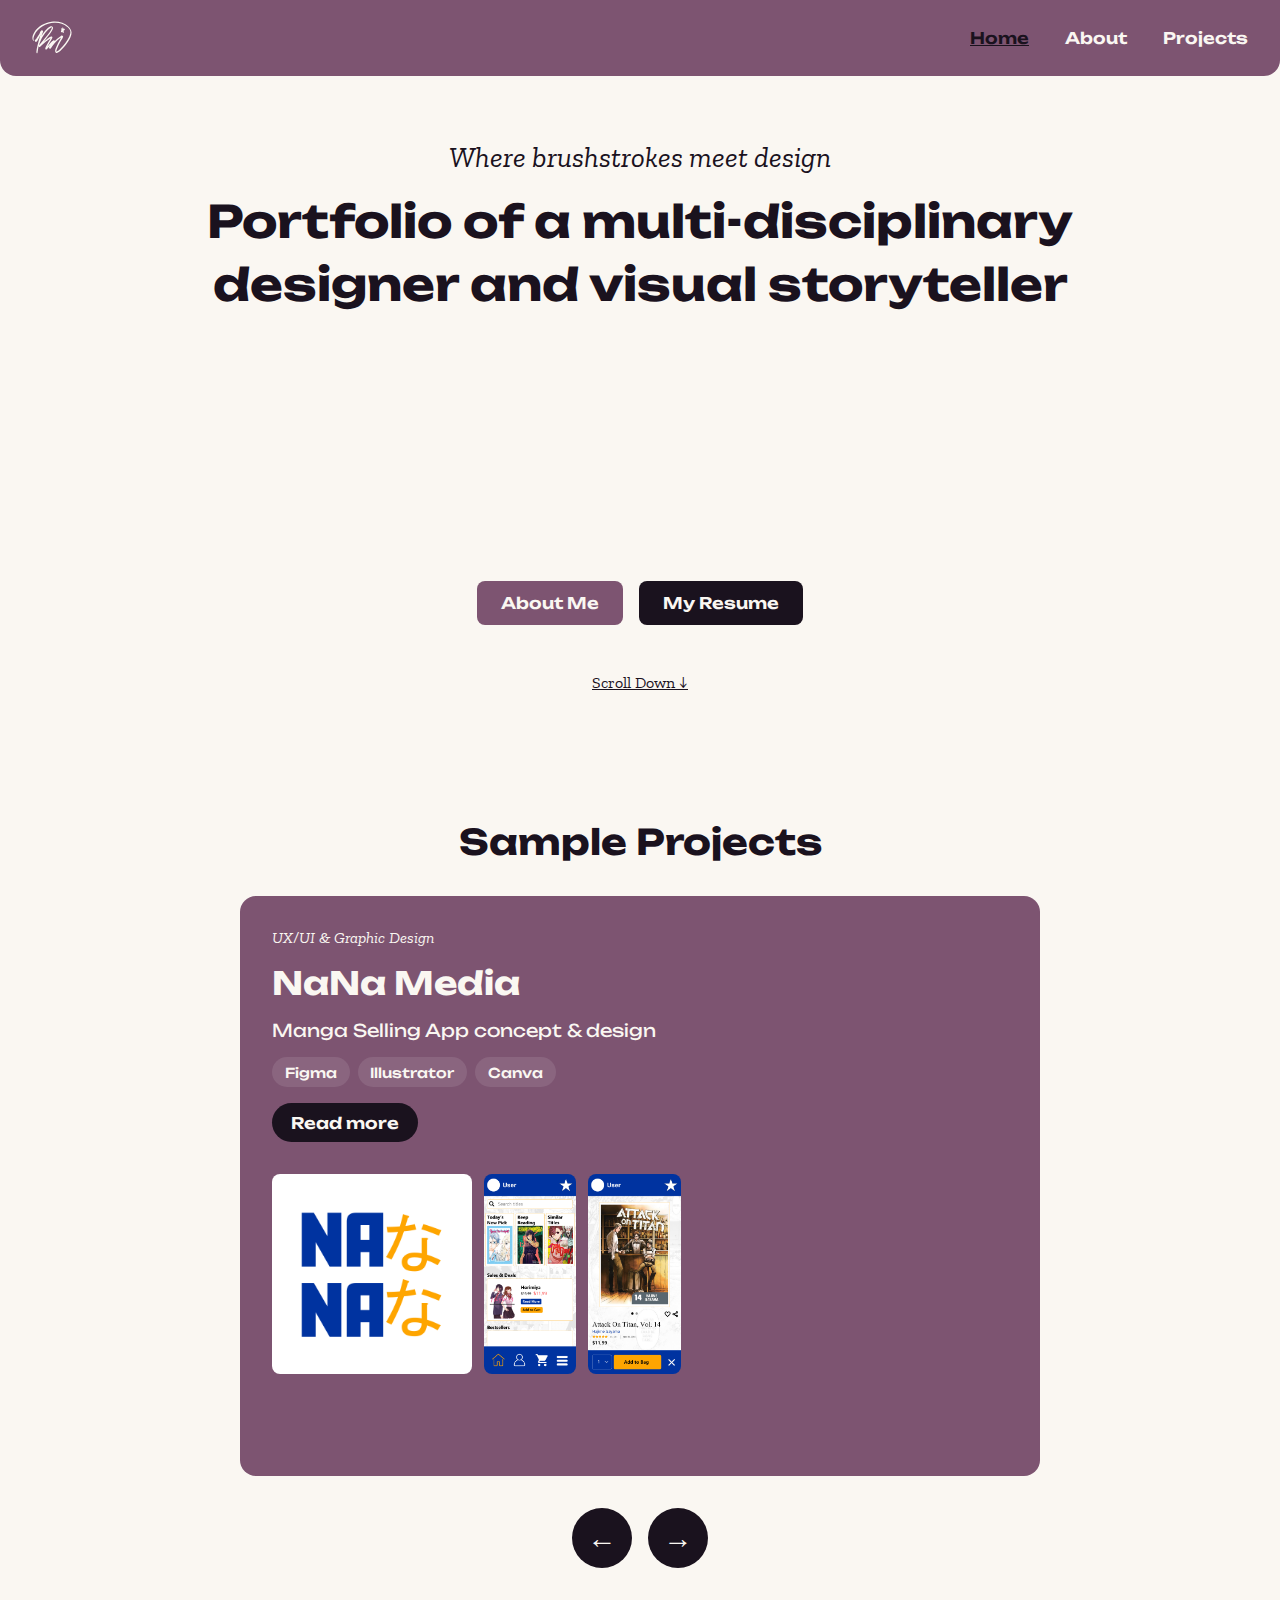
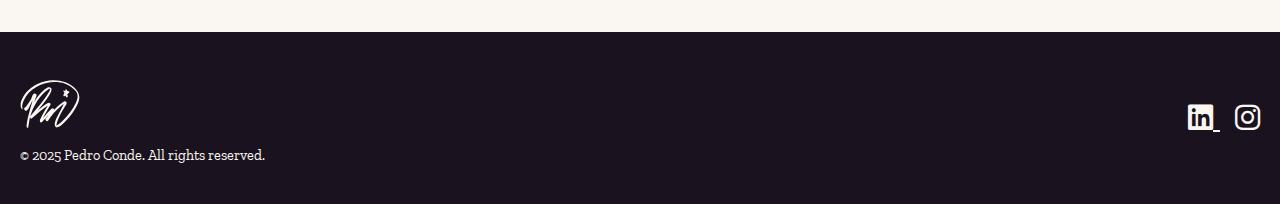
<file: index.html>
<!DOCTYPE html>
<html lang="en">
<head>
  <meta charset="UTF-8" />
  <meta name="viewport" content="width=device-width, initial-scale=1.0"/>
  <title>Pedro Conde Portfolio</title>

  <link rel="stylesheet" href="https://cdnjs.cloudflare.com/ajax/libs/font-awesome/6.4.0/css/all.min.css" />


  <!-- Swiper.js CDN -->
<link rel="stylesheet" href="https://cdn.jsdelivr.net/npm/swiper@11/swiper-bundle.min.css"/>
<script src="https://cdn.jsdelivr.net/npm/swiper@11/swiper-bundle.min.js"></script>


  <!-- Fonts -->
  <link rel="preconnect" href="https://fonts.googleapis.com" />
  <link rel="preconnect" href="https://fonts.gstatic.com" crossorigin />
  <link href="https://fonts.googleapis.com/css2?family=Unbounded:wght@400;600;700&family=Zilla+Slab:ital,wght@1,400&display=swap" rel="stylesheet" />

  <!-- Styles -->
  <link rel="stylesheet" href="style.css" />
</head>
<body>

  <!-- NAVBAR -->
  <header class="navbar">
    <a href="index.html" class="logo">
      <img src="assets/images/Logo_color2.svg" alt="Pedro Conde Logo" />
    </a>

    <!-- Desktop Nav -->
    <nav class="nav-links desktop-nav">
      <a href="index.html" class="nav-link active">Home</a>
      <a href="about.html" class="nav-link">About</a>
      <a href="projects.html" class="nav-link">Projects</a>
    </nav>

    <!-- Mobile Hamburger -->
    <div class="mobile-menu-icon" id="hamburger">
      <span></span>
      <span></span>
      <span></span>
    </div>
  </header>

  <!-- Mobile Nav -->
  <nav class="nav-links mobile-nav" id="mobileNav">
    <a href="index.html" class="active">Home</a>
    <a href="about.html">About</a>
    <a href="projects.html">Projects</a>
  </nav>

  <!-- HERO SECTION -->
  <main class="hero">
    <p class="tagline">Where brushstrokes meet design</p>

    <h1 class="hero-subtitle">
      Portfolio of a multi-disciplinary<br />
      designer and visual storyteller
    </h1>

    <div class="name-container">
      <svg id="signature" viewBox="0 0 800 150" xmlns="http://www.w3.org/2000/svg">
        <text x="50%" y="50%" text-anchor="middle" dominant-baseline="middle">
          Pedro Conde
        </text>
      </svg>
    </div>

    <div class="hero-buttons">
      <a href="about.html" class="btn mauve">About Me</a>
      <a href="assets/Pedro_Conde_Resume.pdf" target="_blank" class="btn dark">My Resume</a>
    </div>

    <a href="#sample-projects" class="scroll-down">Scroll Down ↓</a>
  </main>
  
  <section class="sample-projects" id="sample-projects">
  <section class="projects-section">
  <h2 class="section-title">Sample Projects</h2>

  <div class="carousel-container">
    <!-- Project Cards -->
    <div class="project-card active" id="card-0">
      <p class="project-discipline">UX/UI & Graphic Design</p>
      <h3 class="project-title">NaNa Media</h3>
      <p class="project-description">Manga Selling App concept & design</p>
      <div class="project-tools">
        <span class="tool-badge">Figma</span>
        <span class="tool-badge">Illustrator</span>
        <span class="tool-badge">Canva</span>
      </div>
      <a href="projects.html#nana-media" class="read-more">Read more</a>
      <div class="project-images">
  <img src="assets/images/Logo_For_Socials_NaNa.jpg" alt="NaNa Logo" class="img-logo" />
  <img src="assets/images/Home-Page-Mockup_NaNa.jpg" alt="Portrait 1" class="img-portrait" />
  <img src="assets/images/Product-Page.jpg" alt="Portrait 2" class="img-portrait" />
</div>
    </div>

    <div class="project-card" id="card-1">
      <p class="project-discipline">Graphic Design</p>
      <h3 class="project-title">West Ham Rebranding</h3>
      <p class="project-description">A bold visual overhaul for a classic club</p>
      <div class="project-tools">
        <span class="tool-badge">Photoshop</span>
        <span class="tool-badge">Illustrator</span>
        <span class="tool-badge">Canva</span>
      </div>
      <a href="projects.html#west-ham" class="read-more">Read more</a>
      <div class="project-images">
  <img src="assets/images/West_Ham_Redesign.png" alt="WH Logo 1" class="img-logo" />
  <img src="assets/images/West_Ham_United_FC_logo.svg.png" alt="WH Logo 2" class="img-logo" />
</div>
    </div>

    <div class="project-card" id="card-2">
      <p class="project-discipline">Drawings & Motion Graphics</p>
      <h3 class="project-title">Sweet Venom</h3>
      <p class="project-description">Motion design project in After Effects</p>
      <div class="project-tools">
        <span class="tool-badge">After Effects</span>
        <span class="tool-badge">Photoshop</span>
        <span class="tool-badge">Illustrator</span>
        <span class="tool-badge">Ibis PaintX</span>
      </div>
      <a href="projects.html#sweet-venom" class="read-more">Read more</a>
      <div class="project-images">
  <img src="assets/images/Sweet_V_BW.jpg" alt="Sweet Venom 1" class="img-landscape" />
  <img src="assets/images/Sweet_Venom.jpg" alt="Sweet Venom 2" class="img-landscape" />
  <img src="assets/images/SV_Mirror.jpg" alt="Sweet Venom 3" class="img-landscape" />
</div>

    </div>

    <!-- Navigation Buttons -->
    <div class="carousel-controls">
      <button id="prev-btn">←</button>
      <button id="next-btn">→</button>
    </div>
  </div>
</section>
</section>

<footer class="footer">
  <div class="footer-content">
    <div class="footer-left">
      <img src="assets/images/Logo_dark.svg" alt="Logo" class="footer-logo" />
      <p>&copy; 2025 Pedro Conde. All rights reserved.</p>
    </div>
    <div class="footer-right">
      <a href="https://www.linkedin.com/in/pedro-conde-a62245355/" target="_blank" aria-label="LinkedIn">
        <i class="fab fa-linkedin"></i>
      </a>
      <a href="https://www.instagram.com/hirohtm/" target="_blank" aria-label="Instagram">
        <i class="fab fa-instagram"></i>
      </a>
    </div>
  </div>
</footer>


  <!-- JS -->
  <script src="main.js"></script>
  <script>
  // Highlight current page link
  const links = document.querySelectorAll('.nav-link, .mobile-nav a');
  const path = window.location.pathname.split("/").pop();

  links.forEach(link => {
    if (link.getAttribute("href") === path) {
      link.classList.add("active");
    } else {
      link.classList.remove("active");
    }
  });
</script>

</body>
</html>
</file>
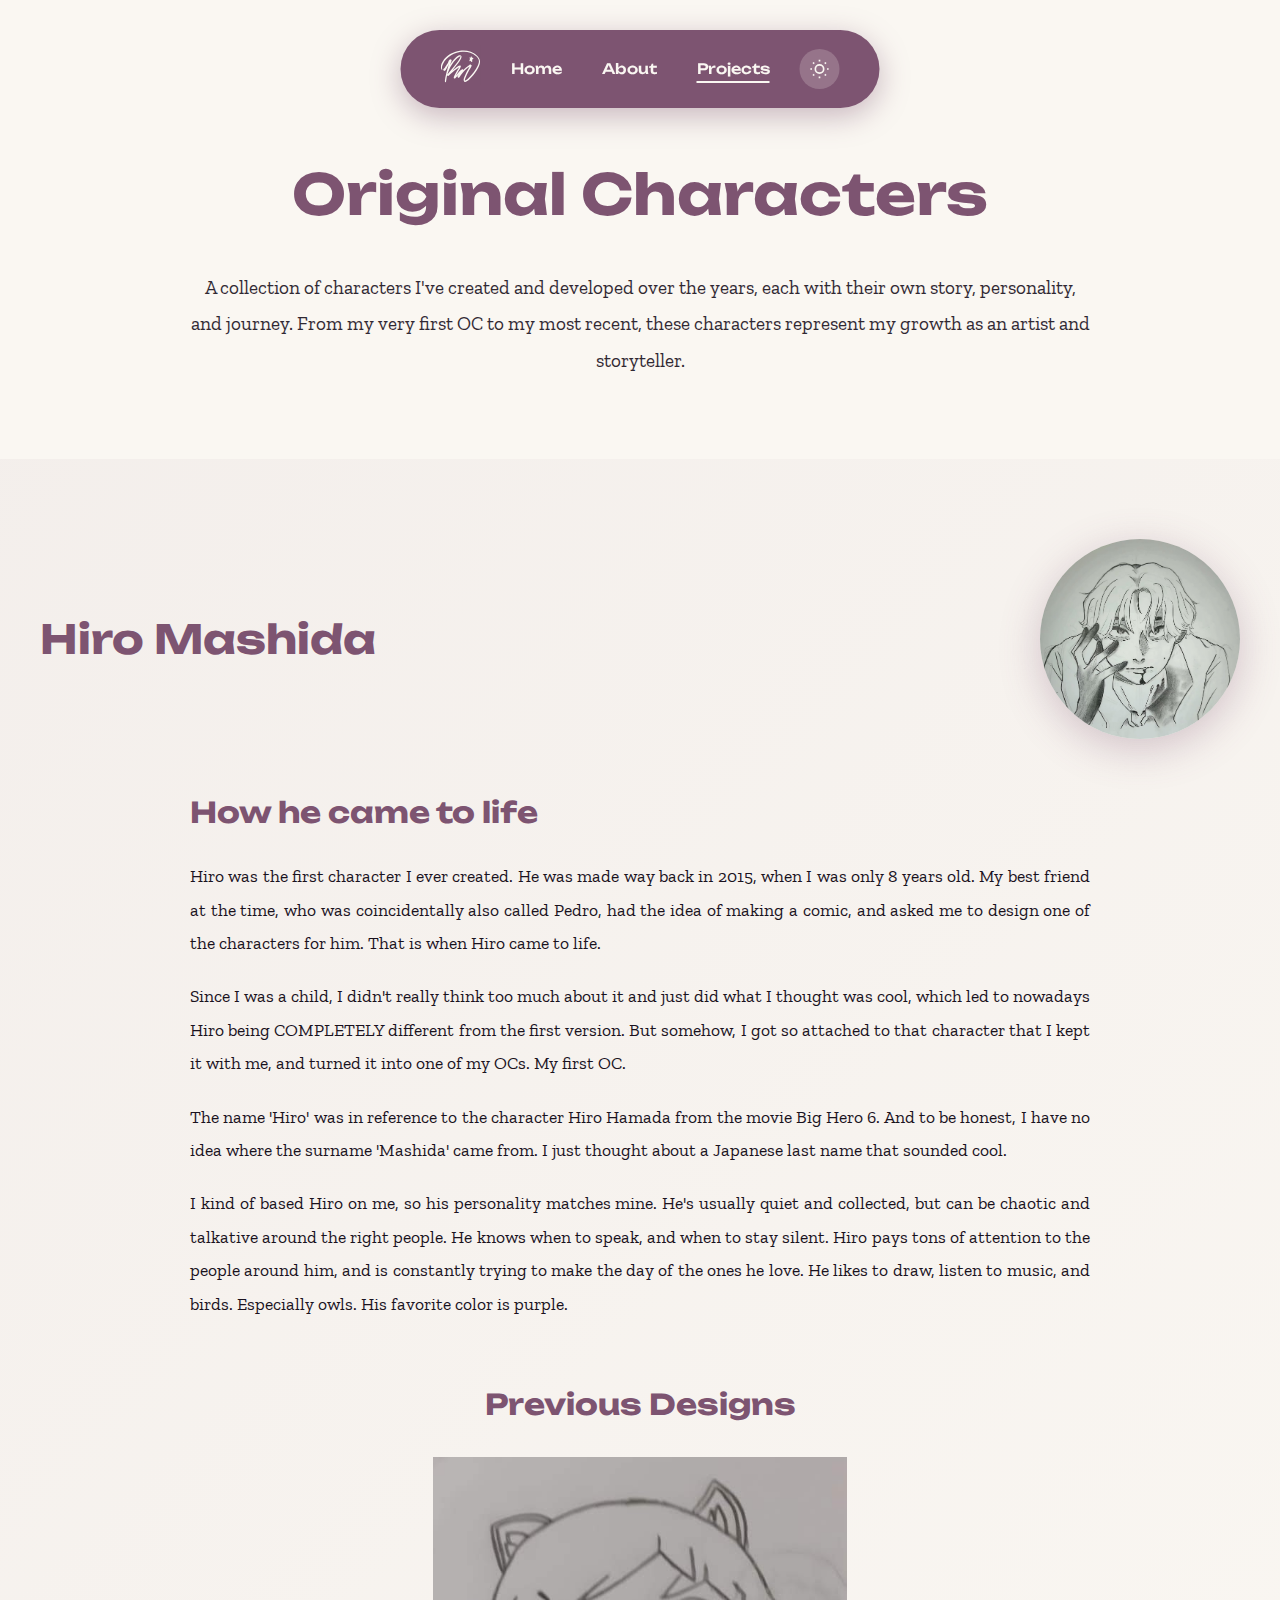
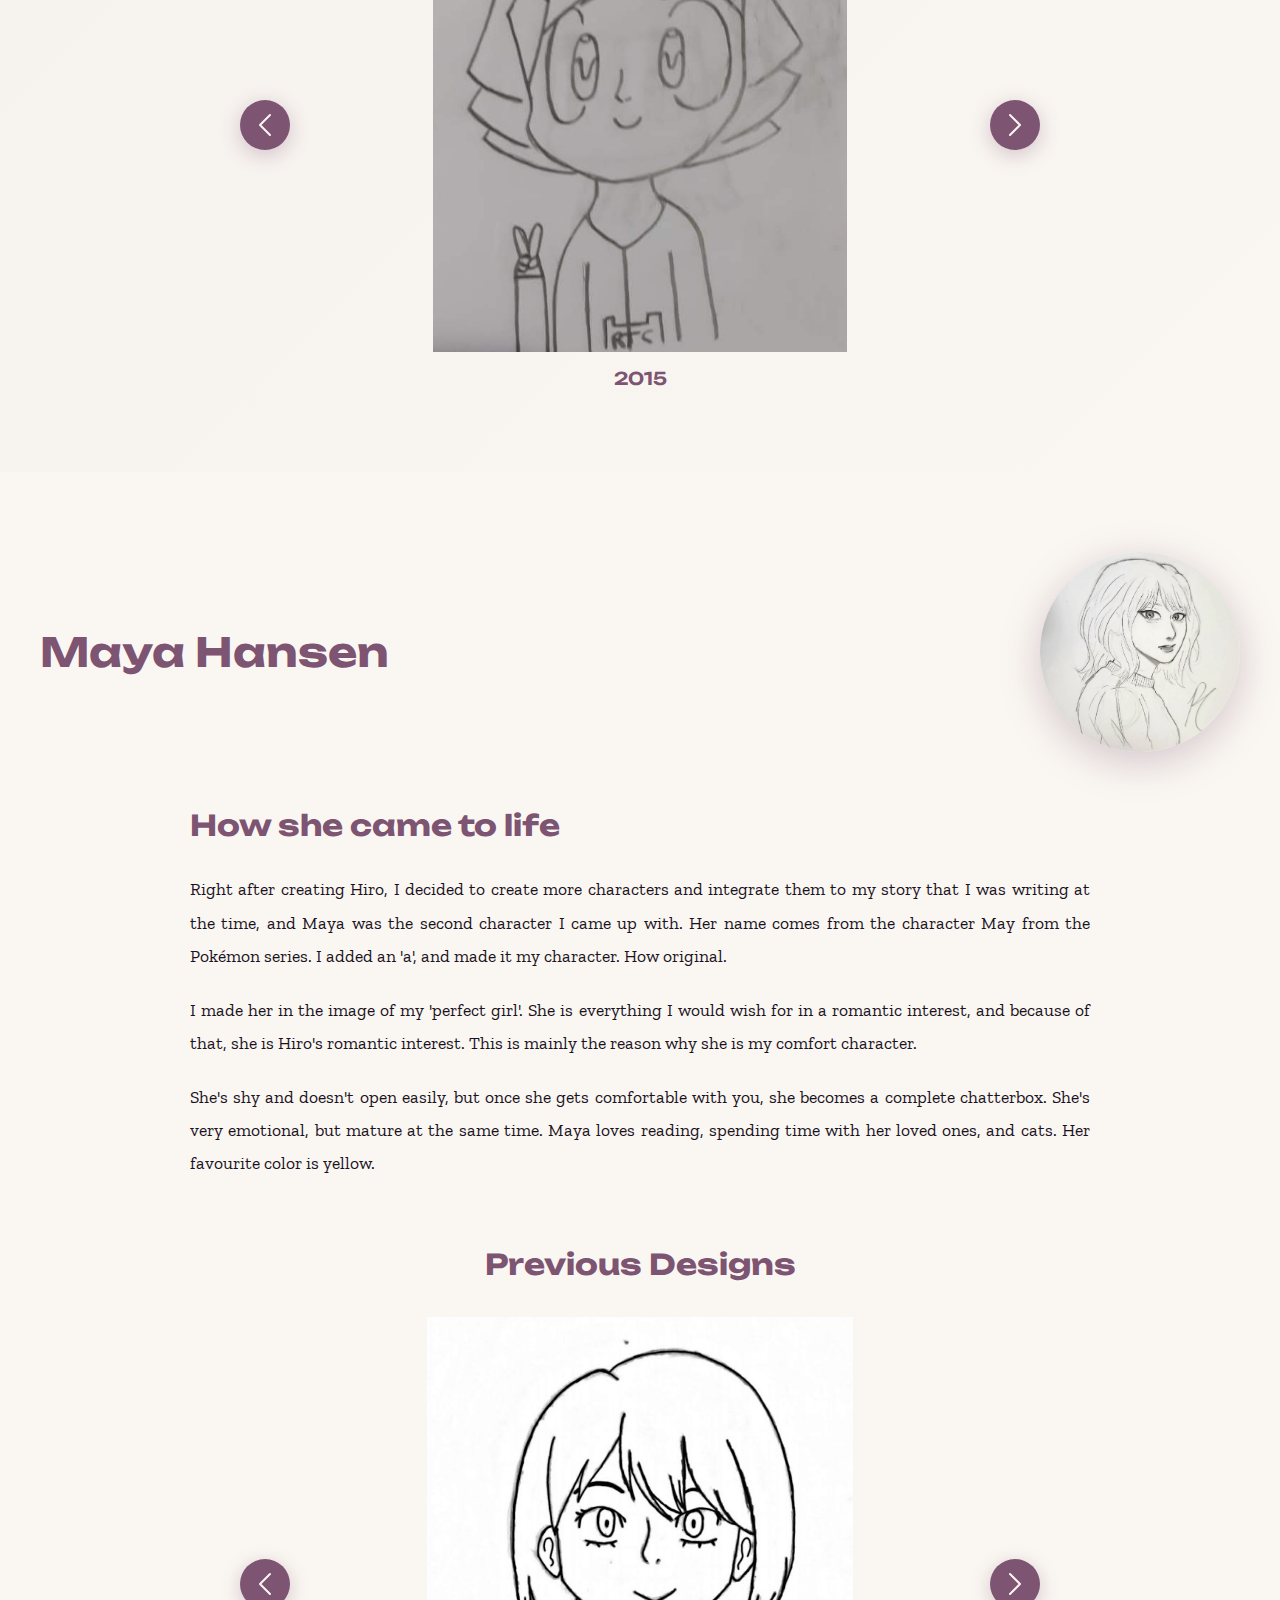
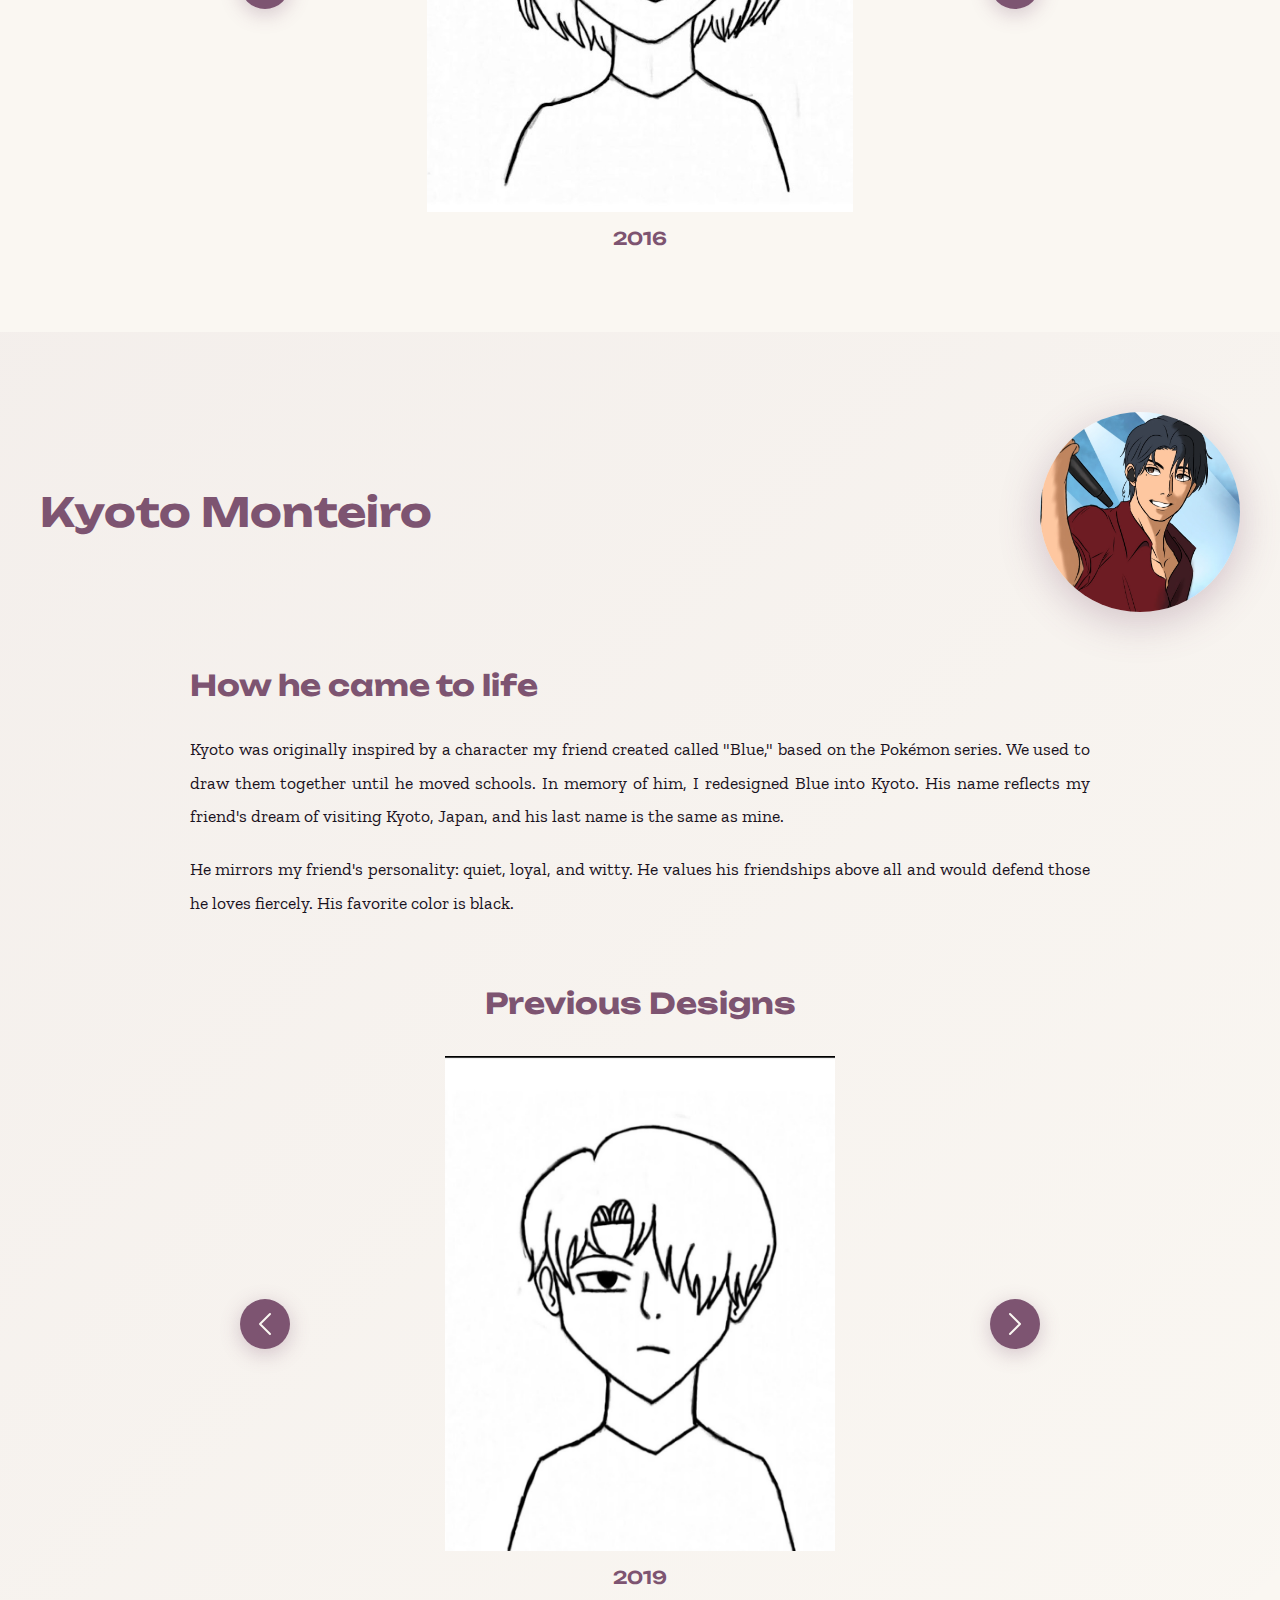
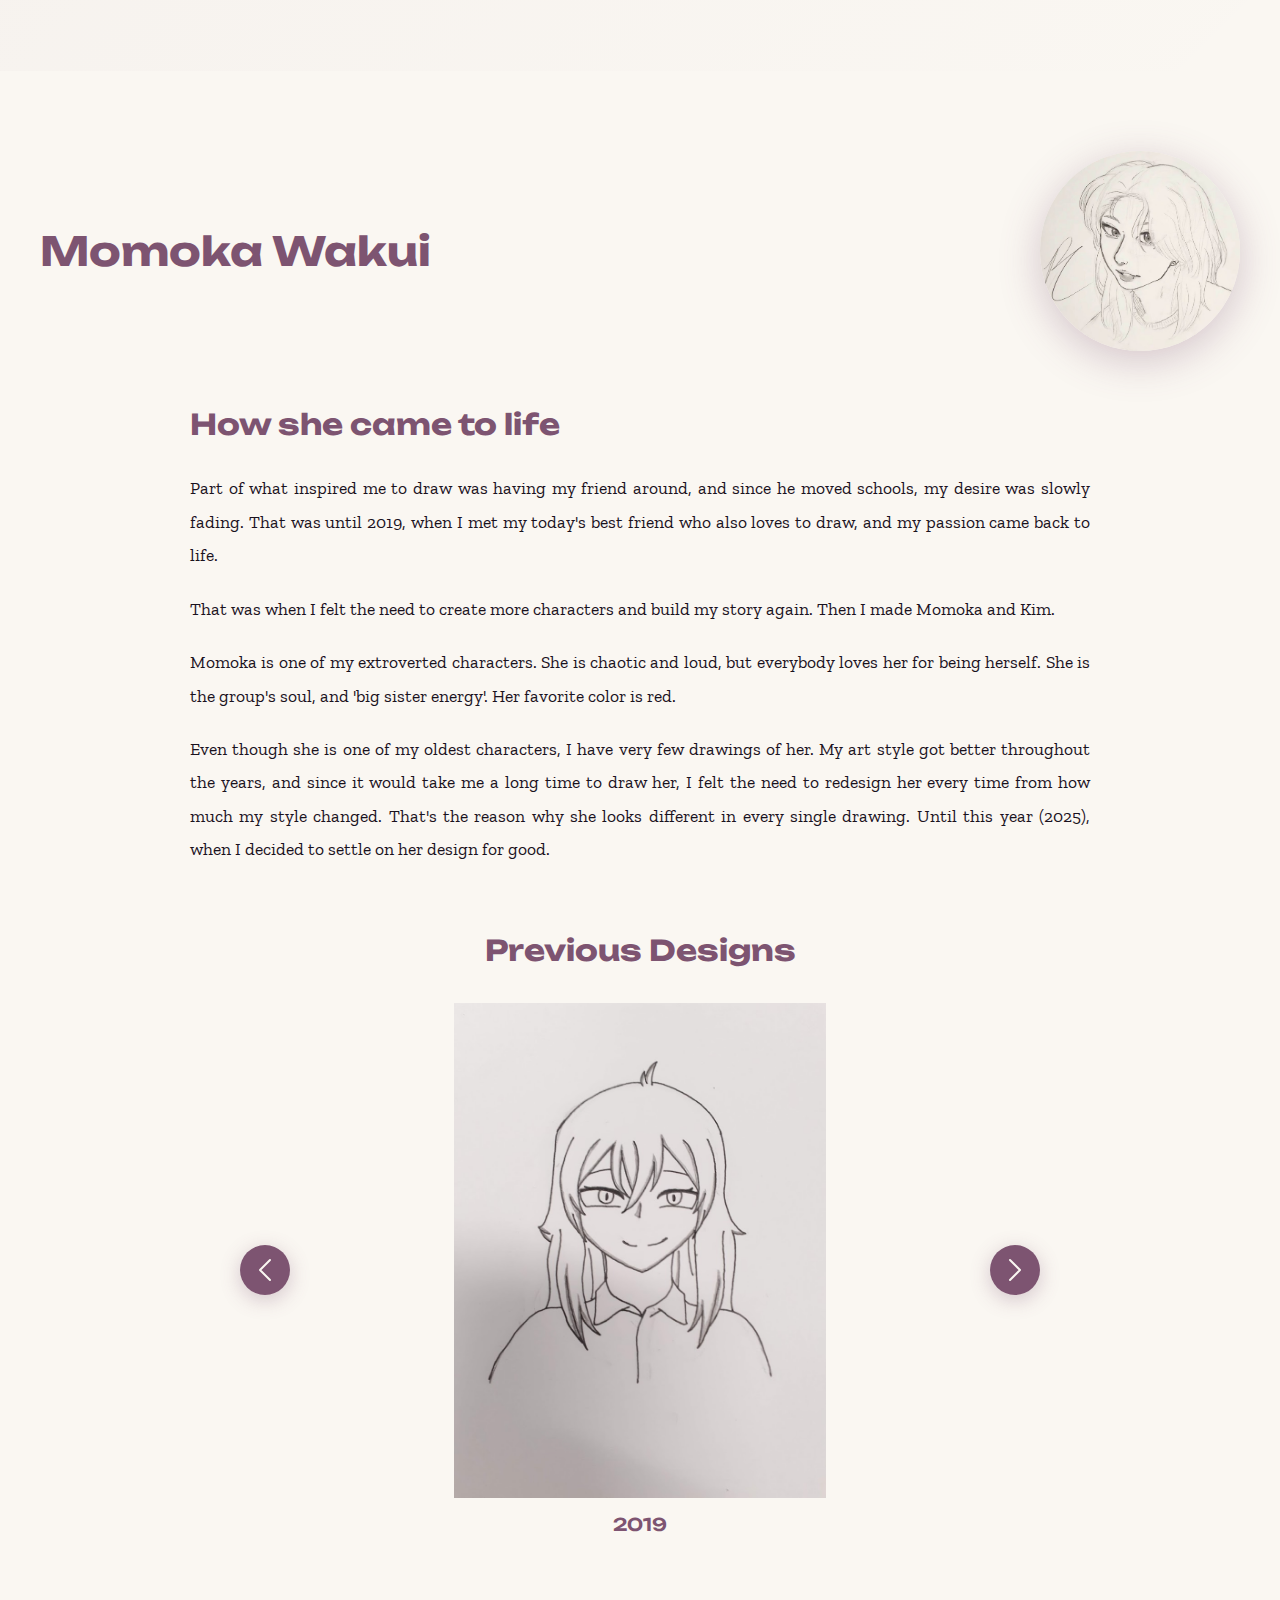
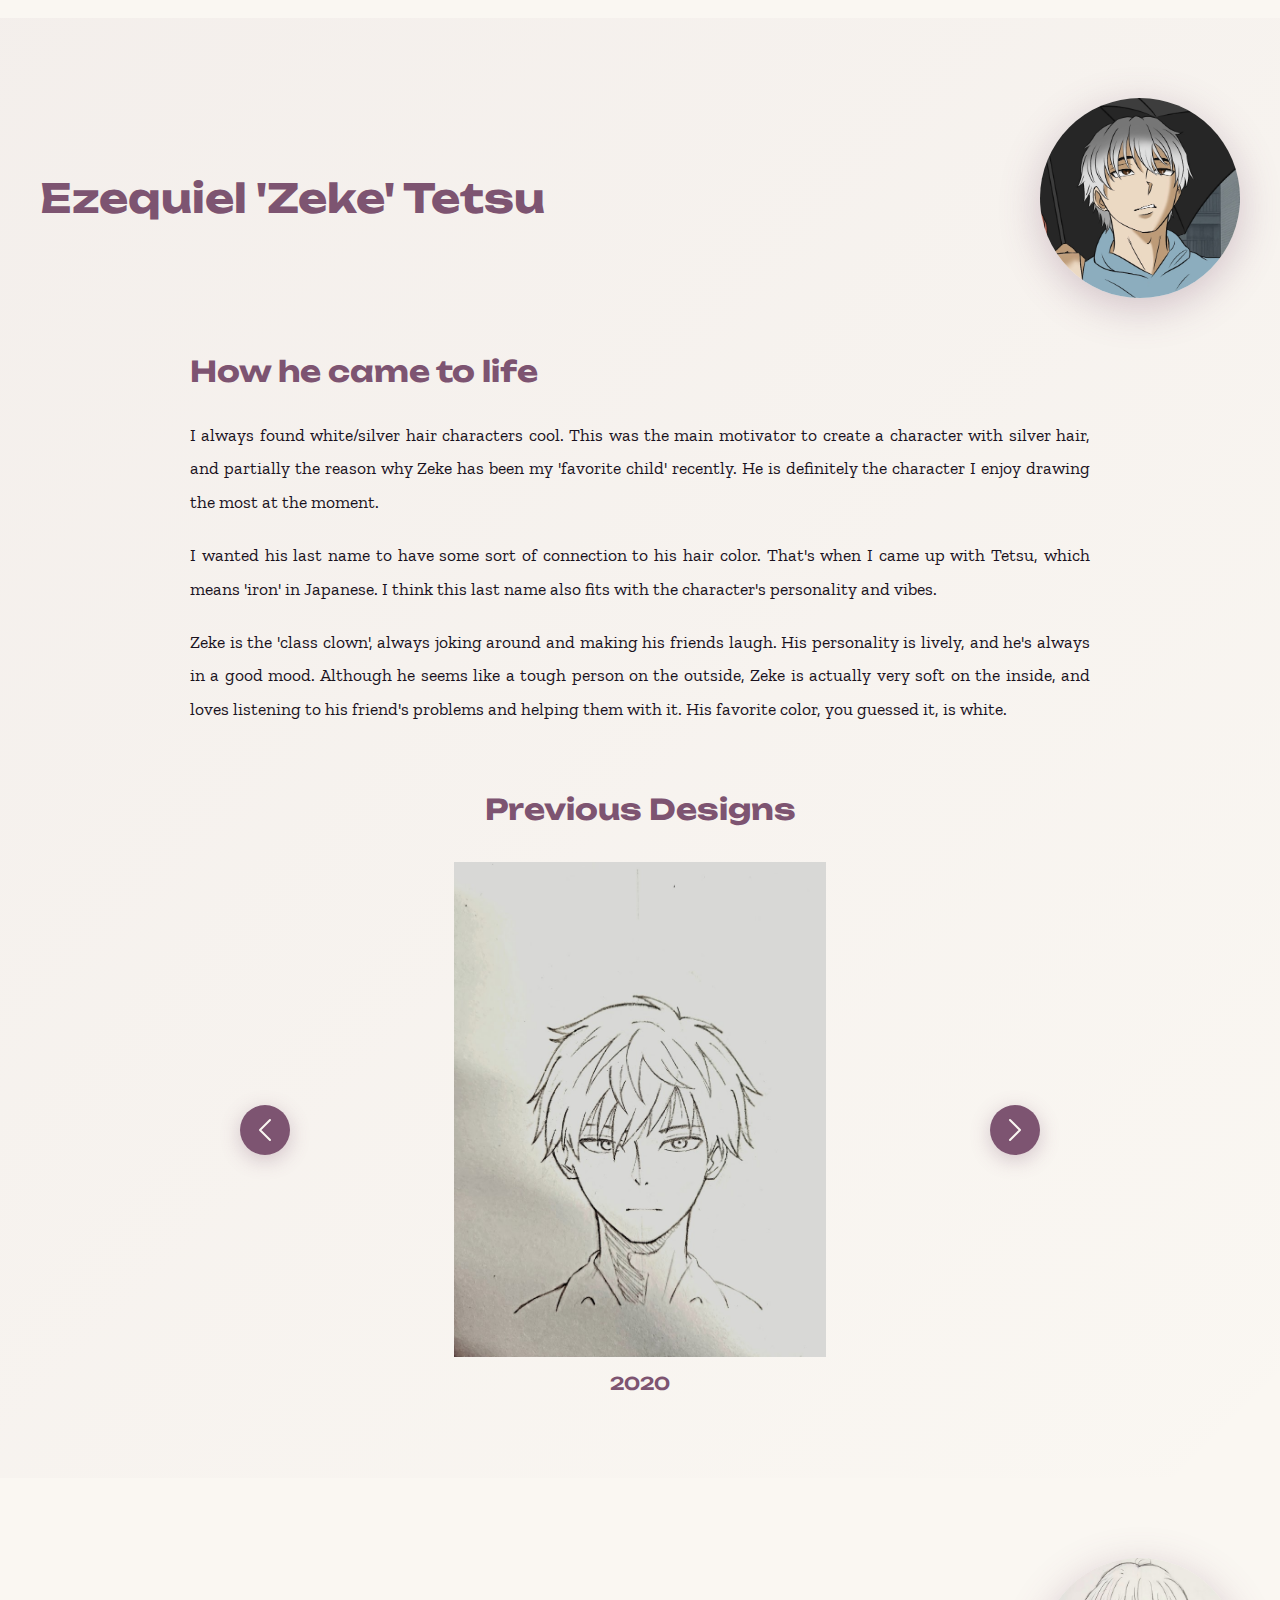
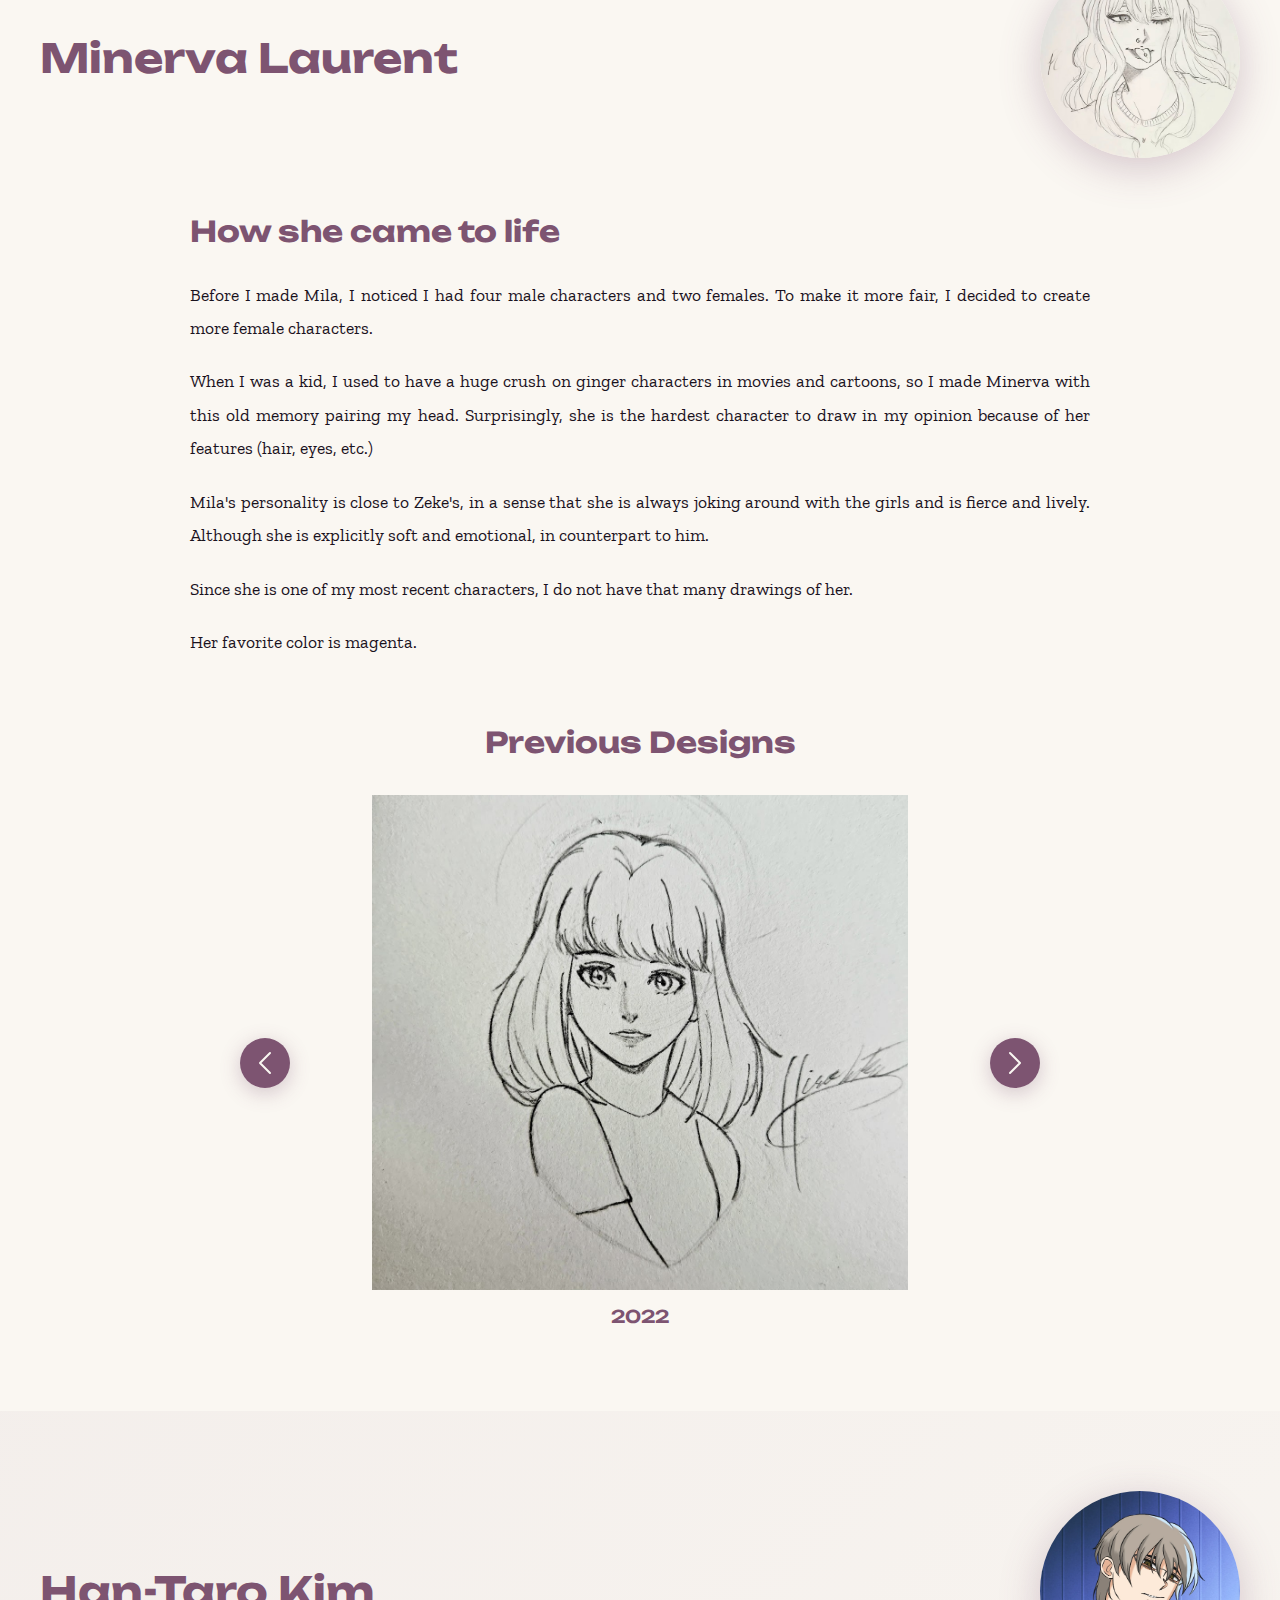
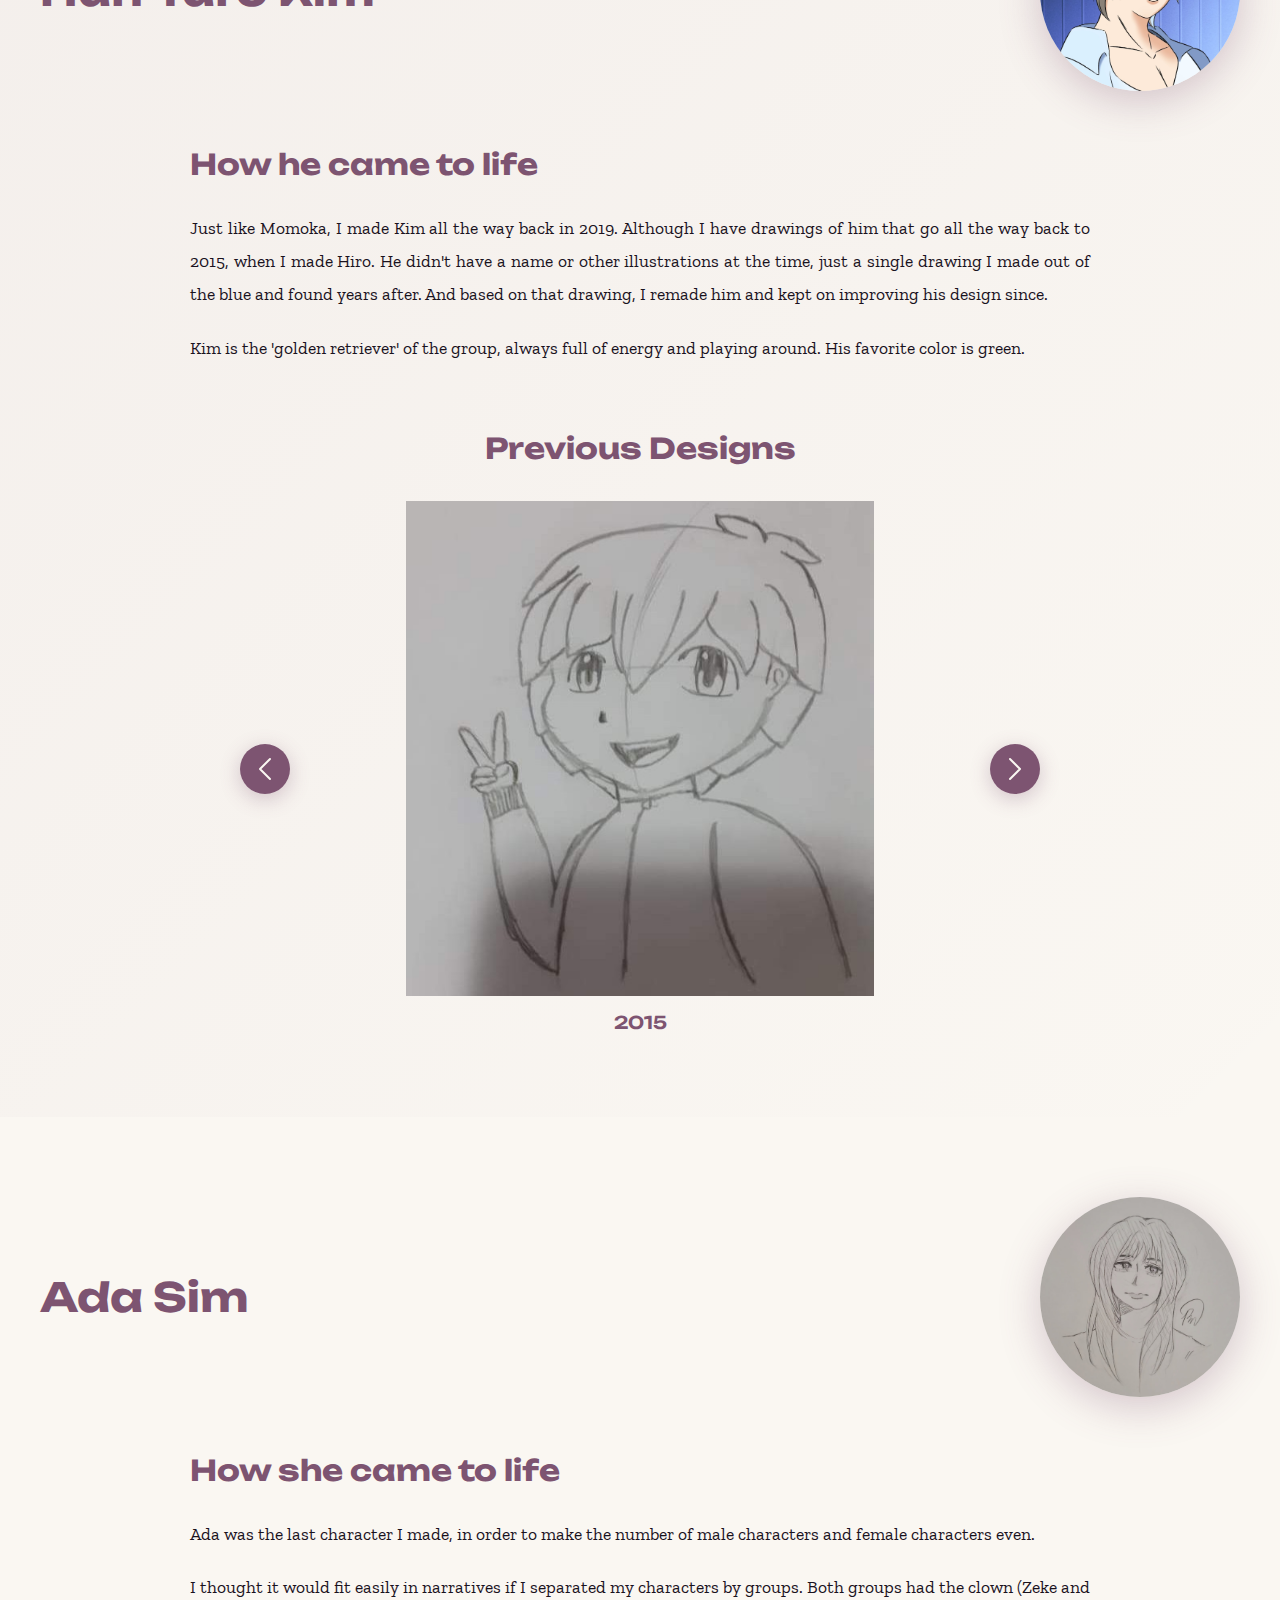
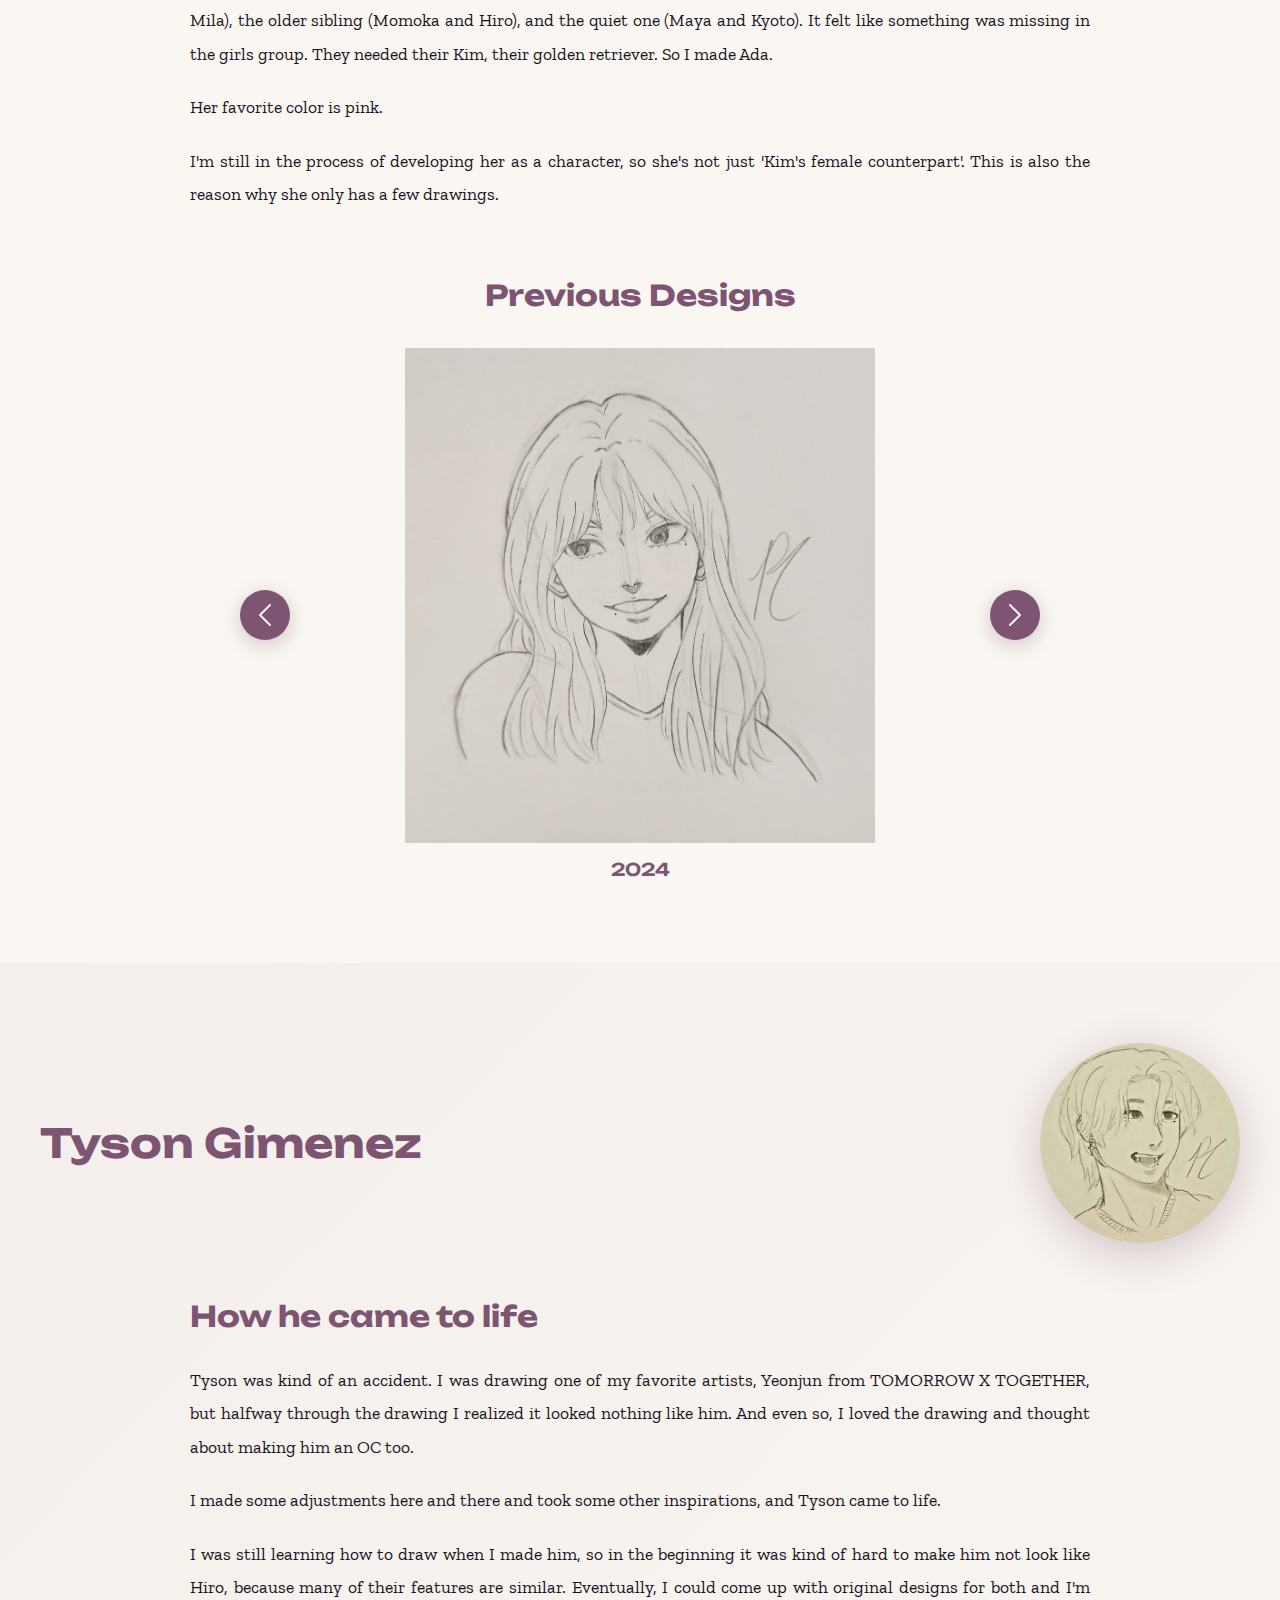
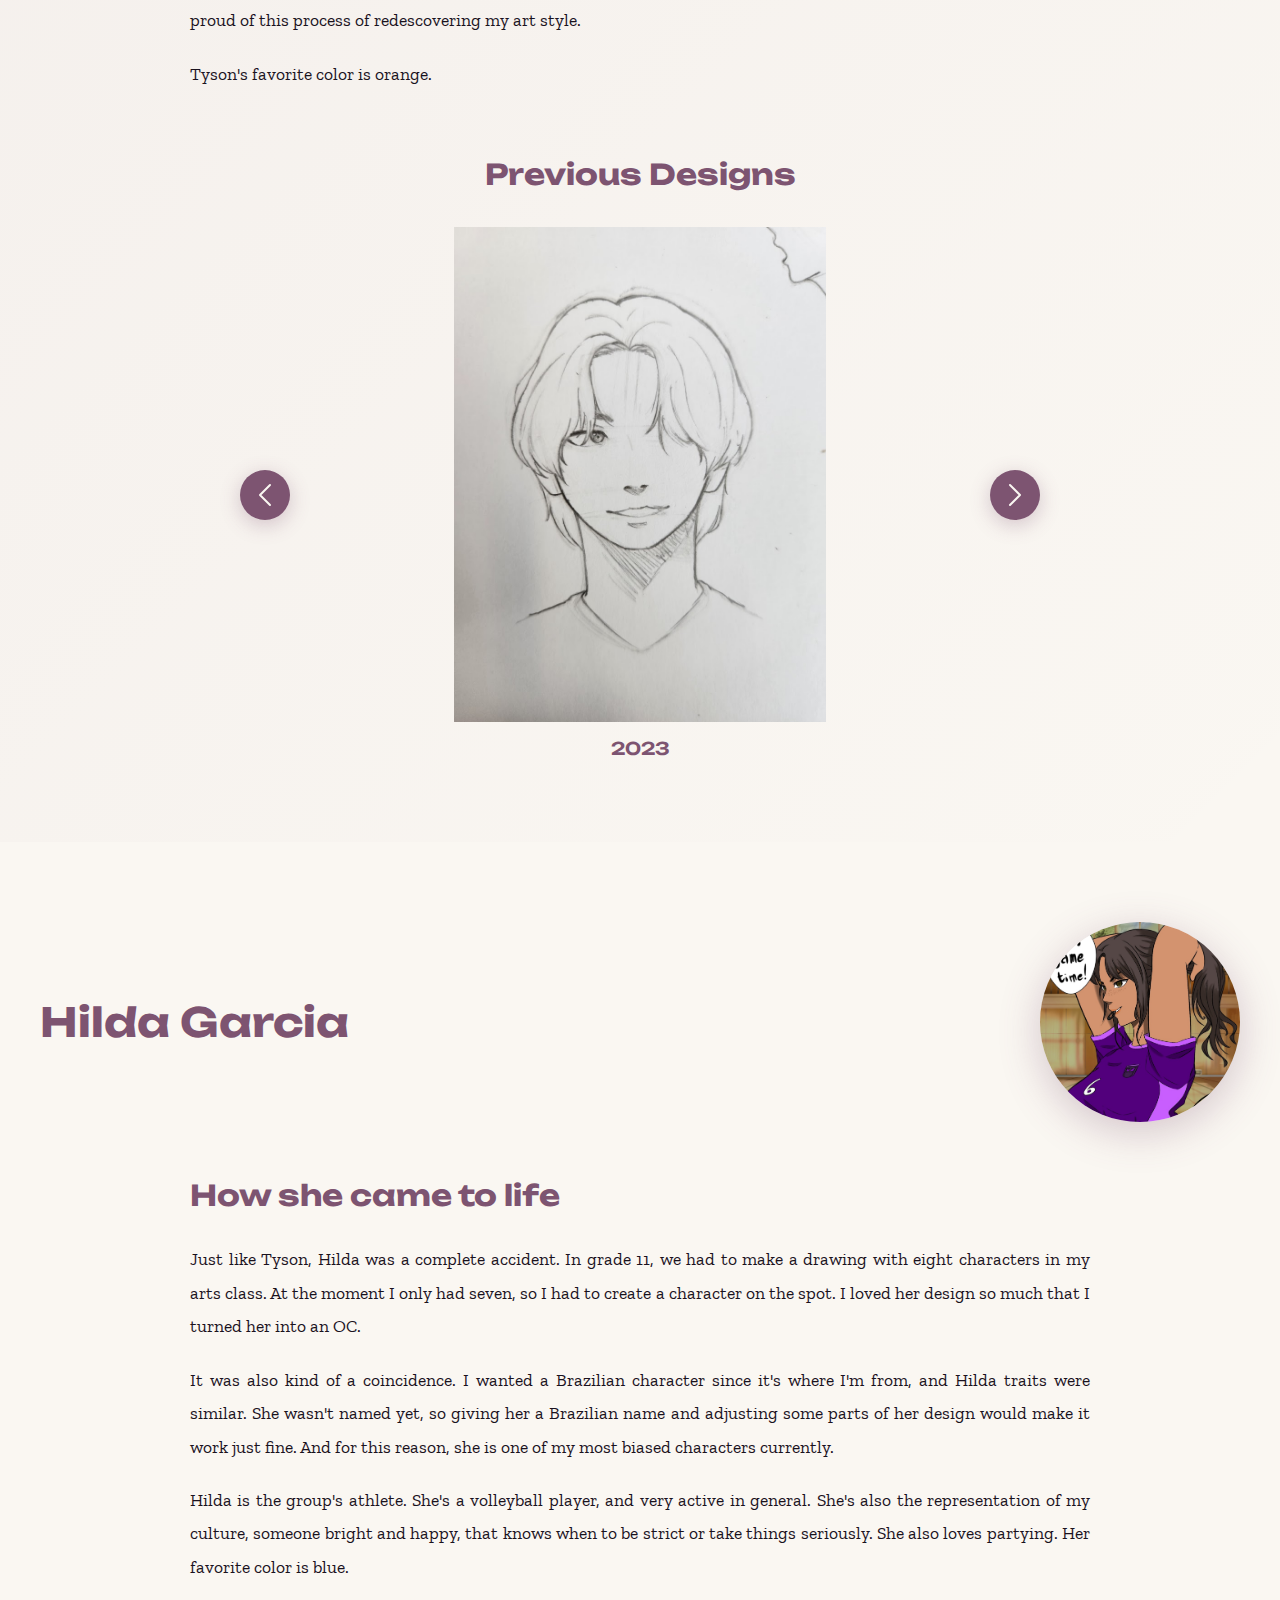
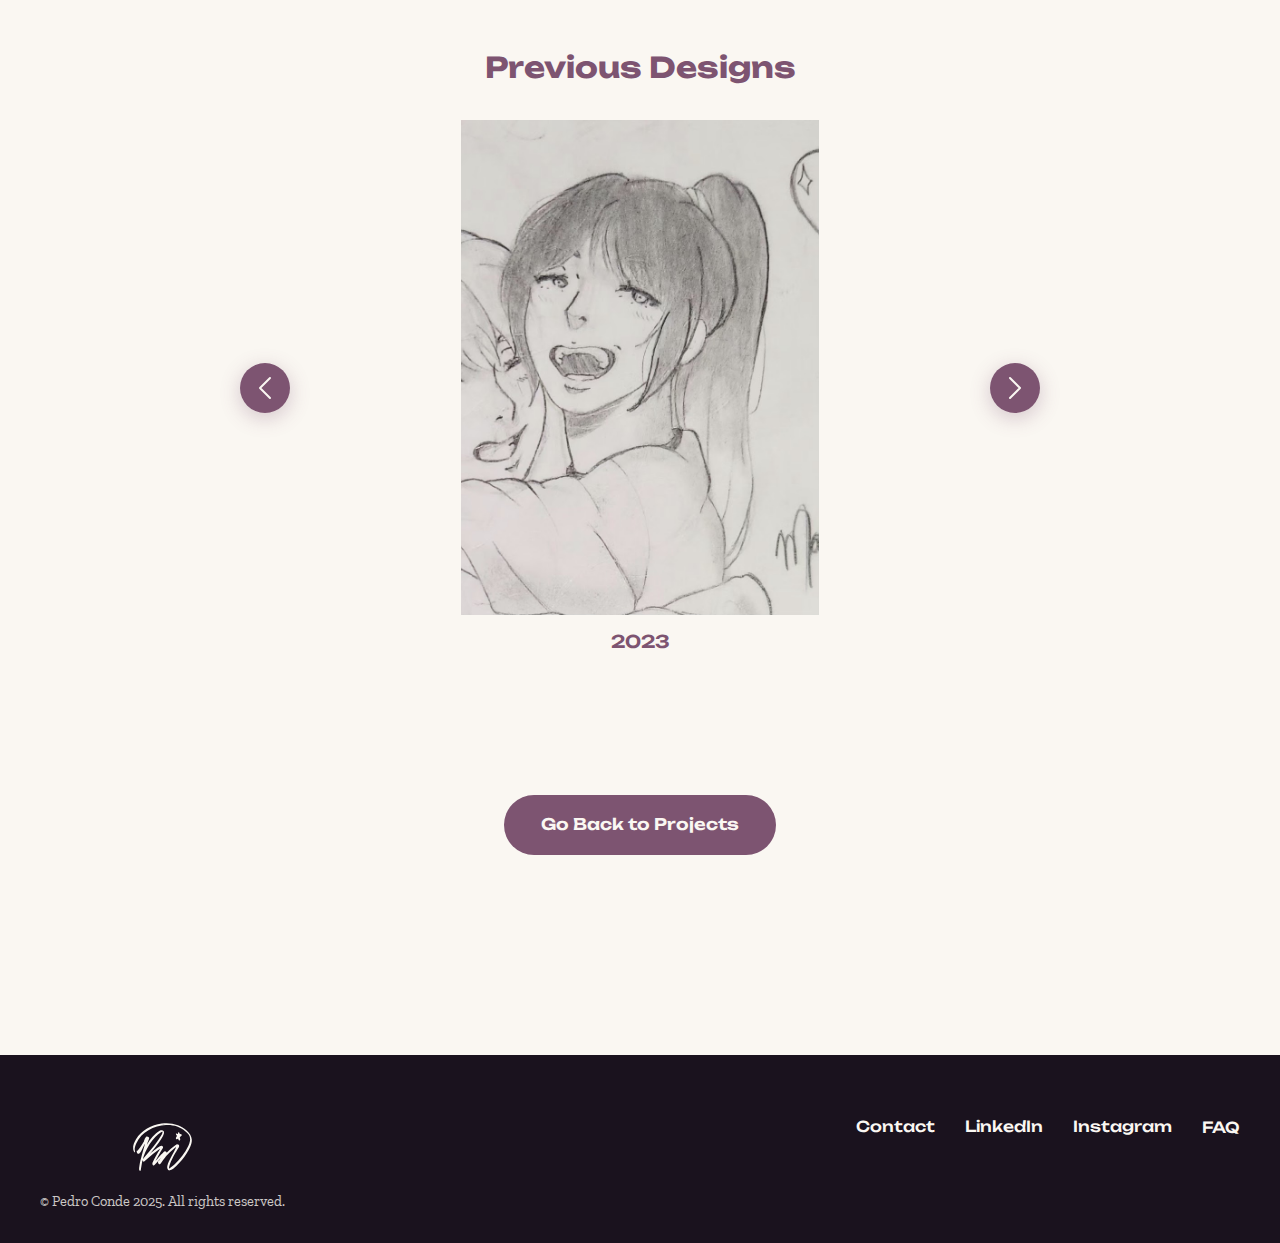
<file: characters.html>
<!DOCTYPE html>
<html lang="en">
<head>
    <meta charset="UTF-8">
    <meta name="viewport" content="width=device-width, initial-scale=1.0">
    <title>Original Characters - Pedro Conde</title>
    
    <!-- Google Fonts -->
    <link rel="preconnect" href="https://fonts.googleapis.com">
    <link rel="preconnect" href="https://fonts.gstatic.com" crossorigin>
    <link href="https://fonts.googleapis.com/css2?family=Unbounded:wght@300;400;600;700&family=Zilla+Slab:wght@300;400;500;600&family=Allura&display=swap" rel="stylesheet">
    
    <link rel="icon" type="image/png" href="logo.svg" />

    <link rel="stylesheet" href="global.css">
    <link rel="stylesheet" href="characters.css">
</head>
<body>
    <!-- Navbar -->
    <nav class="navbar" id="navbar">
        <div class="navbar-container">
            <a href="index.html" class="logo">
                <img src="logo.svg" alt="Pedro Conde Logo">
            </a>
            
            <div class="nav-right">
                <ul class="nav-links" id="navLinks">
                    <li><a href="index.html">Home</a></li>
                    <li><a href="about.html">About</a></li>
                    <li><a href="projects.html" class="active">Projects</a></li>
                </ul>
                
                <button class="dark-mode-toggle" aria-label="Toggle dark mode">
                    <svg class="sun-icon" width="20" height="20" viewBox="0 0 24 24" fill="none" stroke="currentColor" stroke-width="2">
                        <circle cx="12" cy="12" r="5"/>
                        <line x1="12" y1="1" x2="12" y2="3"/>
                        <line x1="12" y1="21" x2="12" y2="23"/>
                        <line x1="4.22" y1="4.22" x2="5.64" y2="5.64"/>
                        <line x1="18.36" y1="18.36" x2="19.78" y2="19.78"/>
                        <line x1="1" y1="12" x2="3" y2="12"/>
                        <line x1="21" y1="12" x2="23" y2="12"/>
                        <line x1="4.22" y1="19.78" x2="5.64" y2="18.36"/>
                        <line x1="18.36" y1="5.64" x2="19.78" y2="4.22"/>
                    </svg>
                    <svg class="moon-icon" width="20" height="20" viewBox="0 0 24 24" fill="none" stroke="currentColor" stroke-width="2">
                        <path d="M21 12.79A9 9 0 1 1 11.21 3 7 7 0 0 0 21 12.79z"/>
                    </svg>
                </button>
                
                <div class="hamburger" id="hamburger">
                    <span></span>
                    <span></span>
                    <span></span>
                </div>
            </div>
        </div>
    </nav>

    <!-- Main Content -->
    <main>
        <!-- Hero Section -->
        <section class="characters-hero">
            <div class="container">
                <h1 class="page-title">Original Characters</h1>
                <p class="page-description">A collection of characters I've created and developed over the years, each with their own story, personality, and journey. From my very first OC to my most recent, these characters represent my growth as an artist and storyteller.</p>
            </div>
        </section>

        <!-- Character 1: Hiro Mashida -->
        <section class="character-section">
            <div class="container">
                <div class="character-header">
                    <h2 class="character-name">Hiro Mashida</h2>
                    <div class="character-profile">
                        <img src="characters/hiro.jpg" alt="Hiro Mashida">
                    </div>
                </div>
                
                <div class="character-story">
                    <h3>How he came to life</h3>
                    <p>Hiro was the first character I ever created. He was made way back in 2015, when I was only 8 years old. My best friend at the time, who was coincidentally also called Pedro, had the idea of making a comic, and asked me to design one of the characters for him. That is when Hiro came to life.</p>
                    
                    <p>Since I was a child, I didn't really think too much about it and just did what I thought was cool, which led to nowadays Hiro being COMPLETELY different from the first version. But somehow, I got so attached to that character that I kept it with me, and turned it into one of my OCs. My first OC.</p>
                    
                    <p>The name 'Hiro' was in reference to the character Hiro Hamada from the movie Big Hero 6. And to be honest, I have no idea where the surname 'Mashida' came from. I just thought about a Japanese last name that sounded cool.</p>
                    
                    <p>I kind of based Hiro on me, so his personality matches mine. He's usually quiet and collected, but can be chaotic and talkative around the right people. He knows when to speak, and when to stay silent. Hiro pays tons of attention to the people around him, and is constantly trying to make the day of the ones he love. He likes to draw, listen to music, and birds. Especially owls. His favorite color is purple.</p>
                </div>
                
                <div class="character-designs">
                    <h3>Previous Designs</h3>
                    <div class="designs-slider">
                        <button class="slider-btn prev" data-character="hiro">
                            <svg width="30" height="30" viewBox="0 0 30 30" fill="none">
                                <path d="M 20 5 L 10 15 L 20 25" stroke="currentColor" stroke-width="2" stroke-linecap="round" stroke-linejoin="round"/>
                            </svg>
                        </button>
                        
                        <div class="slider-content">
                            <div class="slider-track" data-character="hiro">
                                <div class="slide square"><img src="characters/hiro1.jpeg" alt="Hiro 2015"><span class="slide-date">2015</span></div>
                                <div class="slide square"><img src="characters/hiro2.jpeg" alt="Hiro 2017"><span class="slide-date">2017</span></div>
                                <div class="slide square"><img src="characters/hiro4.jpg" alt="Hiro 2019"><span class="slide-date">Apr. 2019</span></div>
                                <div class="slide square"><img src="characters/hiro6.jpg" alt="Hiro 2020"><span class="slide-date">Oct. 2019</span></div>
                                <div class="slide square"><img src="characters/hiro8.jpg" alt="Hiro 2021"><span class="slide-date">2020</span></div>
                                <div class="slide square"><img src="characters/hiro12.jpg" alt="Hiro 2022"><span class="slide-date">2022</span></div>
                                <div class="slide square"><img src="characters/hiro15.jpg" alt="Hiro 2021"><span class="slide-date">2024</span></div>
                                <div class="slide square"><img src="characters/hiro.jpg" alt="Hiro 2025"><span class="slide-date">2025</span></div>
                            </div>
                        </div>
                        
                        <button class="slider-btn next" data-character="hiro">
                            <svg width="30" height="30" viewBox="0 0 30 30" fill="none">
                                <path d="M 10 5 L 20 15 L 10 25" stroke="currentColor" stroke-width="2" stroke-linecap="round" stroke-linejoin="round"/>
                            </svg>
                        </button>
                    </div>
                </div>
            </div>
        </section>

        <!-- Character 2: Maya Hansen -->
        <section class="character-section">
            <div class="container">
                <div class="character-header">
                    <h2 class="character-name">Maya Hansen</h2>
                    <div class="character-profile">
                        <img src="characters/maya.jpg" alt="Maya Hansen">
                    </div>
                </div>
                
                <div class="character-story">
                    <h3>How she came to life</h3>
                    <p>Right after creating Hiro, I decided to create more characters and integrate them to my story that I was writing at the time, and Maya was the second character I came up with. Her name comes from the character May from the Pokémon series. I added an 'a', and made it my character. How original.</p>
                    
                    <p>I made her in the image of my 'perfect girl'. She is everything I would wish for in a romantic interest, and because of that, she is Hiro's romantic interest. This is mainly the reason why she is my comfort character.</p>
                    
                    <p>She's shy and doesn't open easily, but once she gets comfortable with you, she becomes a complete chatterbox. She's very emotional, but mature at the same time. Maya loves reading, spending time with her loved ones, and cats. Her favourite color is yellow.</p>
                </div>
                
                <div class="character-designs">
                    <h3>Previous Designs</h3>
                    <div class="designs-slider">
                        <button class="slider-btn prev" data-character="maya">
                            <svg width="30" height="30" viewBox="0 0 30 30" fill="none">
                                <path d="M 20 5 L 10 15 L 20 25" stroke="currentColor" stroke-width="2" stroke-linecap="round" stroke-linejoin="round"/>
                            </svg>
                        </button>
                        
                        <div class="slider-content">
                            <div class="slider-track" data-character="maya">
                                <div class="slide square"><img src="characters/maya1.jpg" alt="Maya 2015"><span class="slide-date">2016</span></div>
                                <div class="slide square"><img src="characters/maya3.jpg" alt="Maya 2017"><span class="slide-date">2020</span></div>
                                <div class="slide square"><img src="characters/maya4.jpg" alt="Maya 2019"><span class="slide-date">2021</span></div>
                                <div class="slide square"><img src="characters/maya5.jpg" alt="Maya 2021"><span class="slide-date">2022</span></div>
                                <div class="slide square"><img src="characters/maya8.jpg" alt="Maya 2023"><span class="slide-date">2024</span></div>
                                <div class="slide square"><img src="characters/maya.jpg" alt="Maya 2025"><span class="slide-date">2025</span></div>
                            </div>
                        </div>
                        
                        <button class="slider-btn next" data-character="maya">
                            <svg width="30" height="30" viewBox="0 0 30 30" fill="none">
                                <path d="M 10 5 L 20 15 L 10 25" stroke="currentColor" stroke-width="2" stroke-linecap="round" stroke-linejoin="round"/>
                            </svg>
                        </button>
                    </div>
                </div>
            </div>
        </section>

        <!-- Character 3: Kyoto Monteiro -->
        <section class="character-section">
            <div class="container">
                <div class="character-header">
                    <h2 class="character-name">Kyoto Monteiro</h2>
                    <div class="character-profile">
                        <img src="characters/kyoto_pfp.jpg" alt="Kyoto Monteiro">
                    </div>
                </div>
                
                <div class="character-story">
                    <h3>How he came to life</h3>
                    <p>Kyoto was originally inspired by a character my friend created called "Blue," based on the Pokémon series. We used to draw them together until he moved schools. In memory of him, I redesigned Blue into Kyoto. His name reflects my friend's dream of visiting Kyoto, Japan, and his last name is the same as mine.</p>
                    
                    <p>He mirrors my friend's personality: quiet, loyal, and witty. He values his friendships above all and would defend those he loves fiercely. His favorite color is black.</p>
                </div>
                
                <div class="character-designs">
                    <h3>Previous Designs</h3>
                    <div class="designs-slider">
                        <button class="slider-btn prev" data-character="kyoto">
                            <svg width="30" height="30" viewBox="0 0 30 30" fill="none">
                                <path d="M 20 5 L 10 15 L 20 25" stroke="currentColor" stroke-width="2" stroke-linecap="round" stroke-linejoin="round"/>
                            </svg>
                        </button>
                        
                        <div class="slider-content">
                            <div class="slider-track" data-character="kyoto">
                                <div class="slide square"><img src="characters/kyoto3.jpg" alt="Kyoto 2017"><span class="slide-date">2019</span></div>
                                <div class="slide square"><img src="characters/kyoto6.jpg" alt="Kyoto 2019"><span class="slide-date">2020</span></div>
                                <div class="slide square"><img src="characters/kyoto7.jpg" alt="Kyoto 2021"><span class="slide-date">2022</span></div>
                                <div class="slide square"><img src="characters/kyoto8.jpg" alt="Kyoto 2023"><span class="slide-date">2023</span></div>
                                <div class="slide square"><img src="characters/kyoto.jpg" alt="Kyoto 2023"><span class="slide-date">Apr. 2025</span></div>
                                <div class="slide portrait"><img src="characters/kyoto10.jpg" alt="Kyoto 2025"><span class="slide-date">Sep. 2025</span></div>
                            </div>
                        </div>
                        
                        <button class="slider-btn next" data-character="kyoto">
                            <svg width="30" height="30" viewBox="0 0 30 30" fill="none">
                                <path d="M 10 5 L 20 15 L 10 25" stroke="currentColor" stroke-width="2" stroke-linecap="round" stroke-linejoin="round"/>
                            </svg>
                        </button>
                    </div>
                </div>
            </div>
        </section>

        <!-- Character 4: Momoka Wakui -->
        <section class="character-section">
            <div class="container">
                <div class="character-header">
                    <h2 class="character-name">Momoka Wakui</h2>
                    <div class="character-profile">
                        <img src="characters/momo.jpg" alt="Momoka Wakui">
                    </div>
                </div>
                
                <div class="character-story">
                    <h3>How she came to life</h3>
                    <p>Part of what inspired me to draw was having my friend around, and since he moved schools, my desire was slowly fading. That was until 2019, when I met my today's best friend who also loves to draw, and my passion came back to life.</p>
                    
                    <p>That was when I felt the need to create more characters and build my story again. Then I made Momoka and Kim.</p>
                    
                    <p>Momoka is one of my extroverted characters. She is chaotic and loud, but everybody loves her for being herself. She is the group's soul, and 'big sister energy'. Her favorite color is red.</p>
                    
                    <p>Even though she is one of my oldest characters, I have very few drawings of her. My art style got better throughout the years, and since it would take me a long time to draw her, I felt the need to redesign her every time from how much my style changed. That's the reason why she looks different in every single drawing. Until this year (2025), when I decided to settle on her design for good.</p>
                </div>
                
                <div class="character-designs">
                    <h3>Previous Designs</h3>
                    <div class="designs-slider">
                        <button class="slider-btn prev" data-character="momoka">
                            <svg width="30" height="30" viewBox="0 0 30 30" fill="none">
                                <path d="M 20 5 L 10 15 L 20 25" stroke="currentColor" stroke-width="2" stroke-linecap="round" stroke-linejoin="round"/>
                            </svg>
                        </button>
                        
                        <div class="slider-content">
                            <div class="slider-track" data-character="momoka">
                                <div class="slide square"><img src="characters/momo1.jpg" alt="Momoka 2019"><span class="slide-date">2019</span></div>
                                <div class="slide square"><img src="characters/momo3.jpg" alt="Momoka 2021"><span class="slide-date">2021</span></div>
                                <div class="slide square"><img src="characters/momo5.jpg" alt="Momoka 2023"><span class="slide-date">2023</span></div>
                                <div class="slide square"><img src="characters/momo.jpg" alt="Momoka 2025"><span class="slide-date">Feb. 2025</span></div>
                                <div class="slide square"><img src="characters/momo6.png" alt="Momoka2025 2023"><span class="slide-date">Aug. 2025</span></div>
                            </div>
                        </div>
                        
                        <button class="slider-btn next" data-character="momoka">
                            <svg width="30" height="30" viewBox="0 0 30 30" fill="none">
                                <path d="M 10 5 L 20 15 L 10 25" stroke="currentColor" stroke-width="2" stroke-linecap="round" stroke-linejoin="round"/>
                            </svg>
                        </button>
                    </div>
                </div>
            </div>
        </section>

        <!-- Character 5: Ezequiel 'Zeke' Tetsu -->
        <section class="character-section">
            <div class="container">
                <div class="character-header">
                    <h2 class="character-name">Ezequiel 'Zeke' Tetsu</h2>
                    <div class="character-profile">
                        <img src="characters/zeke_pfp.jpg" alt="Ezequiel Zeke Tetsu">
                    </div>
                </div>
                
                <div class="character-story">
                    <h3>How he came to life</h3>
                    <p>I always found white/silver hair characters cool. This was the main motivator to create a character with silver hair, and partially the reason why Zeke has been my 'favorite child' recently. He is definitely the character I enjoy drawing the most at the moment.</p>
                    
                    <p>I wanted his last name to have some sort of connection to his hair color. That's when I came up with Tetsu, which means 'iron' in Japanese. I think this last name also fits with the character's personality and vibes.</p>
                    
                    <p>Zeke is the 'class clown', always joking around and making his friends laugh. His personality is lively, and he's always in a good mood. Although he seems like a tough person on the outside, Zeke is actually very soft on the inside, and loves listening to his friend's problems and helping them with it. His favorite color, you guessed it, is white.</p>
                </div>
                
                <div class="character-designs">
                    <h3>Previous Designs</h3>
                    <div class="designs-slider">
                        <button class="slider-btn prev" data-character="zeke">
                            <svg width="30" height="30" viewBox="0 0 30 30" fill="none">
                                <path d="M 20 5 L 10 15 L 20 25" stroke="currentColor" stroke-width="2" stroke-linecap="round" stroke-linejoin="round"/>
                            </svg>
                        </button>
                        
                        <div class="slider-content">
                            <div class="slider-track" data-character="zeke">
                                <div class="slide square"><img src="characters/zeke1.jpg" alt="Zeke 2020"><span class="slide-date">2020</span></div>
                                <div class="slide square"><img src="characters/zeke3.jpg" alt="Zeke 2021"><span class="slide-date"> May 2022</span></div>
                                <div class="slide square"><img src="characters/zeke4.jpg" alt="Zeke 2022"><span class="slide-date"> Nov. 2022</span></div>
                                <div class="slide square"><img src="characters/zeke.jpg" alt="Zeke 2023"><span class="slide-date">2023</span></div>
                                <div class="slide portrait"><img src="characters/zeke6.jpg" alt="Zeke 2025"><span class="slide-date">2024</span></div>
                            </div>
                        </div>
                        
                        <button class="slider-btn next" data-character="zeke">
                            <svg width="30" height="30" viewBox="0 0 30 30" fill="none">
                                <path d="M 10 5 L 20 15 L 10 25" stroke="currentColor" stroke-width="2" stroke-linecap="round" stroke-linejoin="round"/>
                            </svg>
                        </button>
                    </div>
                </div>
            </div>
        </section>

        <!-- Character 6: Minerva Laurent -->
        <section class="character-section">
            <div class="container">
                <div class="character-header">
                    <h2 class="character-name">Minerva Laurent</h2>
                    <div class="character-profile">
                        <img src="characters/mila.jpg" alt="Minerva Laurent">
                    </div>
                </div>
                
                <div class="character-story">
                    <h3>How she came to life</h3>
                    <p>Before I made Mila, I noticed I had four male characters and two females. To make it more fair, I decided to create more female characters.</p>
                    
                    <p>When I was a kid, I used to have a huge crush on ginger characters in movies and cartoons, so I made Minerva with this old memory pairing my head. Surprisingly, she is the hardest character to draw in my opinion because of her features (hair, eyes, etc.)</p>
                    
                    <p>Mila's personality is close to Zeke's, in a sense that she is always joking around with the girls and is fierce and lively. Although she is explicitly soft and emotional, in counterpart to him.</p>
                    
                    <p>Since she is one of my most recent characters, I do not have that many drawings of her.</p>
                    
                    <p>Her favorite color is magenta.</p>
                </div>
                
                <div class="character-designs">
                    <h3>Previous Designs</h3>
                    <div class="designs-slider">
                        <button class="slider-btn prev" data-character="minerva">
                            <svg width="30" height="30" viewBox="0 0 30 30" fill="none">
                                <path d="M 20 5 L 10 15 L 20 25" stroke="currentColor" stroke-width="2" stroke-linecap="round" stroke-linejoin="round"/>
                            </svg>
                        </button>
                        
                        <div class="slider-content">
                            <div class="slider-track" data-character="minerva">
                                <div class="slide square"><img src="characters/mila1.jpg" alt="Minerva 2022"><span class="slide-date">2022</span></div>
                                <div class="slide square"><img src="characters/mila3.jpg" alt="Minerva 2023"><span class="slide-date">2024</span></div>
                                <div class="slide square"><img src="characters/mila.jpg" alt="Minerva 2025"><span class="slide-date">2025</span></div>
                            </div>
                        </div>
                        
                        <button class="slider-btn next" data-character="minerva">
                            <svg width="30" height="30" viewBox="0 0 30 30" fill="none">
                                <path d="M 10 5 L 20 15 L 10 25" stroke="currentColor" stroke-width="2" stroke-linecap="round" stroke-linejoin="round"/>
                            </svg>
                        </button>
                    </div>
                </div>
            </div>
        </section>

        <!-- Character 7: Han-Taro Kim -->
        <section class="character-section">
            <div class="container">
                <div class="character-header">
                    <h2 class="character-name">Han-Taro Kim</h2>
                    <div class="character-profile">
                        <img src="characters/kim_pfp.jpg" alt="Han-Taro Kim">
                    </div>
                </div>
                
                <div class="character-story">
                    <h3>How he came to life</h3>
                    <p>Just like Momoka, I made Kim all the way back in 2019. Although I have drawings of him that go all the way back to 2015, when I made Hiro. He didn't have a name or other illustrations at the time, just a single drawing I made out of the blue and found years after. And based on that drawing, I remade him and kept on improving his design since.</p>
                    
                    <p>Kim is the 'golden retriever' of the group, always full of energy and playing around. His favorite color is green.</p>
                </div>
                
                <div class="character-designs">
                    <h3>Previous Designs</h3>
                    <div class="designs-slider">
                        <button class="slider-btn prev" data-character="kim">
                            <svg width="30" height="30" viewBox="0 0 30 30" fill="none">
                                <path d="M 20 5 L 10 15 L 20 25" stroke="currentColor" stroke-width="2" stroke-linecap="round" stroke-linejoin="round"/>
                            </svg>
                        </button>
                        
                        <div class="slider-content">
                            <div class="slider-track" data-character="kim">
                                <div class="slide square"><img src="characters/kim1.jpeg" alt="Kim 2015"><span class="slide-date">2015</span></div>
                                <div class="slide square"><img src="characters/kim3.jpg" alt="Kim 2019"><span class="slide-date">2019</span></div>
                                <div class="slide square"><img src="characters/kim5.jpg" alt="Kim 2021"><span class="slide-date">2022</span></div>
                                <div class="slide square"><img src="characters/kim.jpg" alt="Kim 2022"><span class="slide-date">2023</span></div>
                                <div class="slide portrait"><img src="characters/kim6.jpg" alt="Kim 2023"><span class="slide-date">2024</span></div>
                                <div class="slide square"><img src="characters/kim_digi1.jpg" alt="Kim 2025"><span class="slide-date">2025</span></div>
                            </div>
                        </div>
                        
                        <button class="slider-btn next" data-character="kim">
                            <svg width="30" height="30" viewBox="0 0 30 30" fill="none">
                                <path d="M 10 5 L 20 15 L 10 25" stroke="currentColor" stroke-width="2" stroke-linecap="round" stroke-linejoin="round"/>
                            </svg>
                        </button>
                    </div>
                </div>
            </div>
        </section>

        <!-- Character 8: Ada Sim -->
        <section class="character-section">
            <div class="container">
                <div class="character-header">
                    <h2 class="character-name">Ada Sim</h2>
                    <div class="character-profile">
                        <img src="characters/ada1.jpg" alt="Ada Sim">
                    </div>
                </div>
                
                <div class="character-story">
                    <h3>How she came to life</h3>
                    <p>Ada was the last character I made, in order to make the number of male characters and female characters even.</p>
                    
                    <p>I thought it would fit easily in narratives if I separated my characters by groups. Both groups had the clown (Zeke and Mila), the older sibling (Momoka and Hiro), and the quiet one (Maya and Kyoto). It felt like something was missing in the girls group. They needed their Kim, their golden retriever. So I made Ada.</p>
                    
                    <p>Her favorite color is pink.</p>
                    
                    <p>I'm still in the process of developing her as a character, so she's not just 'Kim's female counterpart'. This is also the reason why she only has a few drawings.</p>
                </div>
                
                <div class="character-designs">
                    <h3>Previous Designs</h3>
                    <div class="designs-slider">
                        <button class="slider-btn prev" data-character="ada">
                            <svg width="30" height="30" viewBox="0 0 30 30" fill="none">
                                <path d="M 20 5 L 10 15 L 20 25" stroke="currentColor" stroke-width="2" stroke-linecap="round" stroke-linejoin="round"/>
                            </svg>
                        </button>
                        
                        <div class="slider-content">
                            <div class="slider-track" data-character="ada">
                                <div class="slide square"><img src="characters/ada2.jpg" alt="Ada 2023"><span class="slide-date">2024</span></div>
                                <div class="slide square"><img src="characters/ada.jpg" alt="Ada 2024"><span class="slide-date">Jun. 2025</span></div>
                                <div class="slide square"><img src="characters/ada1.jpg" alt="Ada 2025"><span class="slide-date">Dec. 2025</span></div>
                            </div>
                        </div>
                        
                        <button class="slider-btn next" data-character="ada">
                            <svg width="30" height="30" viewBox="0 0 30 30" fill="none">
                                <path d="M 10 5 L 20 15 L 10 25" stroke="currentColor" stroke-width="2" stroke-linecap="round" stroke-linejoin="round"/>
                            </svg>
                        </button>
                    </div>
                </div>
            </div>
        </section>

        <!-- Character 9: Tyson Gimenez -->
        <section class="character-section">
            <div class="container">
                <div class="character-header">
                    <h2 class="character-name">Tyson Gimenez</h2>
                    <div class="character-profile">
                        <img src="characters/tyson.jpg" alt="Tyson Gimenez">
                    </div>
                </div>
                
                <div class="character-story">
                    <h3>How he came to life</h3>
                    <p>Tyson was kind of an accident. I was drawing one of my favorite artists, Yeonjun from TOMORROW X TOGETHER, but halfway through the drawing I realized it looked nothing like him. And even so, I loved the drawing and thought about making him an OC too.</p>
                    
                    <p>I made some adjustments here and there and took some other inspirations, and Tyson came to life.</p>
                    
                    <p>I was still learning how to draw when I made him, so in the beginning it was kind of hard to make him not look like Hiro, because many of their features are similar. Eventually, I could come up with original designs for both and I'm proud of this process of redescovering my art style.</p>
                    
                    <p>Tyson's favorite color is orange.</p>
                </div>
                
                <div class="character-designs">
                    <h3>Previous Designs</h3>
                    <div class="designs-slider">
                        <button class="slider-btn prev" data-character="tyson">
                            <svg width="30" height="30" viewBox="0 0 30 30" fill="none">
                                <path d="M 20 5 L 10 15 L 20 25" stroke="currentColor" stroke-width="2" stroke-linecap="round" stroke-linejoin="round"/>
                            </svg>
                        </button>
                        
                        <div class="slider-content">
                            <div class="slider-track" data-character="tyson">
                                <div class="slide square"><img src="characters/tyson1.jpg" alt="Tyson 2020"><span class="slide-date">2023</span></div>
                                <div class="slide portrait"><img src="characters/tyson5.jpg" alt="Tyson 2022"><span class="slide-date">2024</span></div>
                                <div class="slide square"><img src="characters/tyson.jpg" alt="Tyson 2023"><span class="slide-date">Apr. 2025</span></div>
                                <div class="slide square"><img src="characters/tyson6.jpg" alt="Tyson 2025"><span class="slide-date">Nov. 2025</span></div>
                            </div>
                        </div>
                        
                        <button class="slider-btn next" data-character="tyson">
                            <svg width="30" height="30" viewBox="0 0 30 30" fill="none">
                                <path d="M 10 5 L 20 15 L 10 25" stroke="currentColor" stroke-width="2" stroke-linecap="round" stroke-linejoin="round"/>
                            </svg>
                        </button>
                    </div>
                </div>
            </div>
        </section>

        <!-- Character 10: Hilda Garcia -->
        <section class="character-section">
            <div class="container">
                <div class="character-header">
                    <h2 class="character-name">Hilda Garcia</h2>
                    <div class="character-profile">
                        <img src="characters/hilda.jpg" alt="Hilda Garcia">
                    </div>
                </div>
                
                <div class="character-story">
                    <h3>How she came to life</h3>
                    <p>Just like Tyson, Hilda was a complete accident. In grade 11, we had to make a drawing with eight characters in my arts class. At the moment I only had seven, so I had to create a character on the spot. I loved her design so much that I turned her into an OC.</p>
                    
                    <p>It was also kind of a coincidence. I wanted a Brazilian character since it's where I'm from, and Hilda traits were similar. She wasn't named yet, so giving her a Brazilian name and adjusting some parts of her design would make it work just fine. And for this reason, she is one of my most biased characters currently.</p>
                    
                    <p>Hilda is the group's athlete. She's a volleyball player, and very active in general. She's also the representation of my culture, someone bright and happy, that knows when to be strict or take things seriously. She also loves partying. Her favorite color is blue.</p>
                </div>
                
                <div class="character-designs">
                    <h3>Previous Designs</h3>
                    <div class="designs-slider">
                        <button class="slider-btn prev" data-character="hilda">
                            <svg width="30" height="30" viewBox="0 0 30 30" fill="none">
                                <path d="M 20 5 L 10 15 L 20 25" stroke="currentColor" stroke-width="2" stroke-linecap="round" stroke-linejoin="round"/>
                            </svg>
                        </button>
                        
                        <div class="slider-content">
                            <div class="slider-track" data-character="hilda">
                                <div class="slide square"><img src="characters/hilda1.jpg" alt="Hilda 2022"><span class="slide-date">2023</span></div>
                                <div class="slide square"><img src="characters/hilda2.jpg" alt="Hilda 2023"><span class="slide-date">2024</span></div>
                                <div class="slide square"><img src="characters/hilda.jpg" alt="Hilda 2025"><span class="slide-date">2025</span></div>
                            </div>
                        </div>
                        
                        <button class="slider-btn next" data-character="hilda">
                            <svg width="30" height="30" viewBox="0 0 30 30" fill="none">
                                <path d="M 10 5 L 20 15 L 10 25" stroke="currentColor" stroke-width="2" stroke-linecap="round" stroke-linejoin="round"/>
                            </svg>
                        </button>
                    </div>
                </div>
            </div>
        </section>

        <!-- Navigation Buttons -->
        <section class="project-navigation">
            <div class="container">
                <div class="nav-buttons">
                    <a href="projects.html" class="btn btn-primary">Go Back to Projects</a>
                </div>
            </div>
        </section>
    </main>

    <!-- Footer -->
    <footer class="footer">
        <div class="container">
            <div class="footer-content">
                <div class="footer-left">
                    <img src="Logo_dark.svg" alt="Pedro Conde Logo" class="footer-logo">
                    <p class="copyright">&copy; Pedro Conde 2025. All rights reserved.</p>
                </div>
                <div class="footer-right">
                    <a href="contact.html" class="footer-link">Contact</a>
                    <a href="https://www.linkedin.com/in/pedro-conde-a62245355/" target="_blank" class="footer-link">LinkedIn</a>
                    <a href="https://www.instagram.com/hirohtm/" target="_blank" class="footer-link">Instagram</a>
                    <button class="footer-link faq-trigger" id="faqTrigger">FAQ</button>
                </div>
            </div>
        </div>
    </footer>

    <!-- FAQ Modal -->
    <div class="faq-overlay" id="faqOverlay">
        <div class="faq-modal" id="faqModal">
            <button class="faq-close" id="faqClose">&times;</button>
            <h2>Frequently Asked Questions</h2>
            
            <div class="faq-item">
                <button class="faq-question">
                    What services do you offer?
                    <span class="faq-icon">+</span>
                </button>
                <div class="faq-answer">
                    <p>I offer a range of design services including branding, UI/UX design, illustration, web design, and visual storytelling. Each project is tailored to meet specific client needs.</p>
                    <p>Additionally, I also offer illustration services such as drawing requests, icons (for YouTube, Instagram, Twitch, etc.), stickers, and many more.</p>
                </div>
            </div>
            
            <div class="faq-item">
                <button class="faq-question">
                    How long does a typical project take?
                    <span class="faq-icon">+</span>
                </button>
                <div class="faq-answer">
                    <p>Project timelines vary depending on scope and complexity. Smaller projects may take 2-4 weeks, while larger branding or web design projects can take 6-12 weeks.</p>
                    <p>Same works for illustration projects, and the amount of assets requested. If it is just a single illustration, it may take 4-10 hours depending on complexity. More illustrations can take up to days.</p>
                </div>
            </div>
            
            <div class="faq-item">
                <button class="faq-question">
                    What is your design/drawing process?
                    <span class="faq-icon">+</span>
                </button>
                <div class="faq-answer">
                    <p>My process includes: discovery and research, concept development, design iterations, client feedback rounds, and final delivery with all necessary files and documentation.</p>
                    <p>The process is quite similar for illustrations, since I want to understand my client's needs before I start sketching. I also like to send the sketch for analysis before I start the lineart.</p>
                </div>
            </div>
            
            <div class="faq-item">
                <button class="faq-question">
                    Do you work with international clients?
                    <span class="faq-icon">+</span>
                </button>
                <div class="faq-answer">
                    <p>Yes! I work with clients worldwide and am experienced in remote collaboration using modern communication and project management tools.</p>
                </div>
            </div>
            
            <div class="faq-item">
                <button class="faq-question">
                    How can I get started on a project?
                    <span class="faq-icon">+</span>
                </button>
                <div class="faq-answer">
                    <p>Simply reach out through the contact page or <a href="contact.html">here</a> with details about your project. I'll get back to you within 24-48 hours to discuss your needs and provide a proposal.</p>
                </div>
            </div>
        </div>
    </div>

    <script src="script.js"></script>
</body>
</html>
</file>
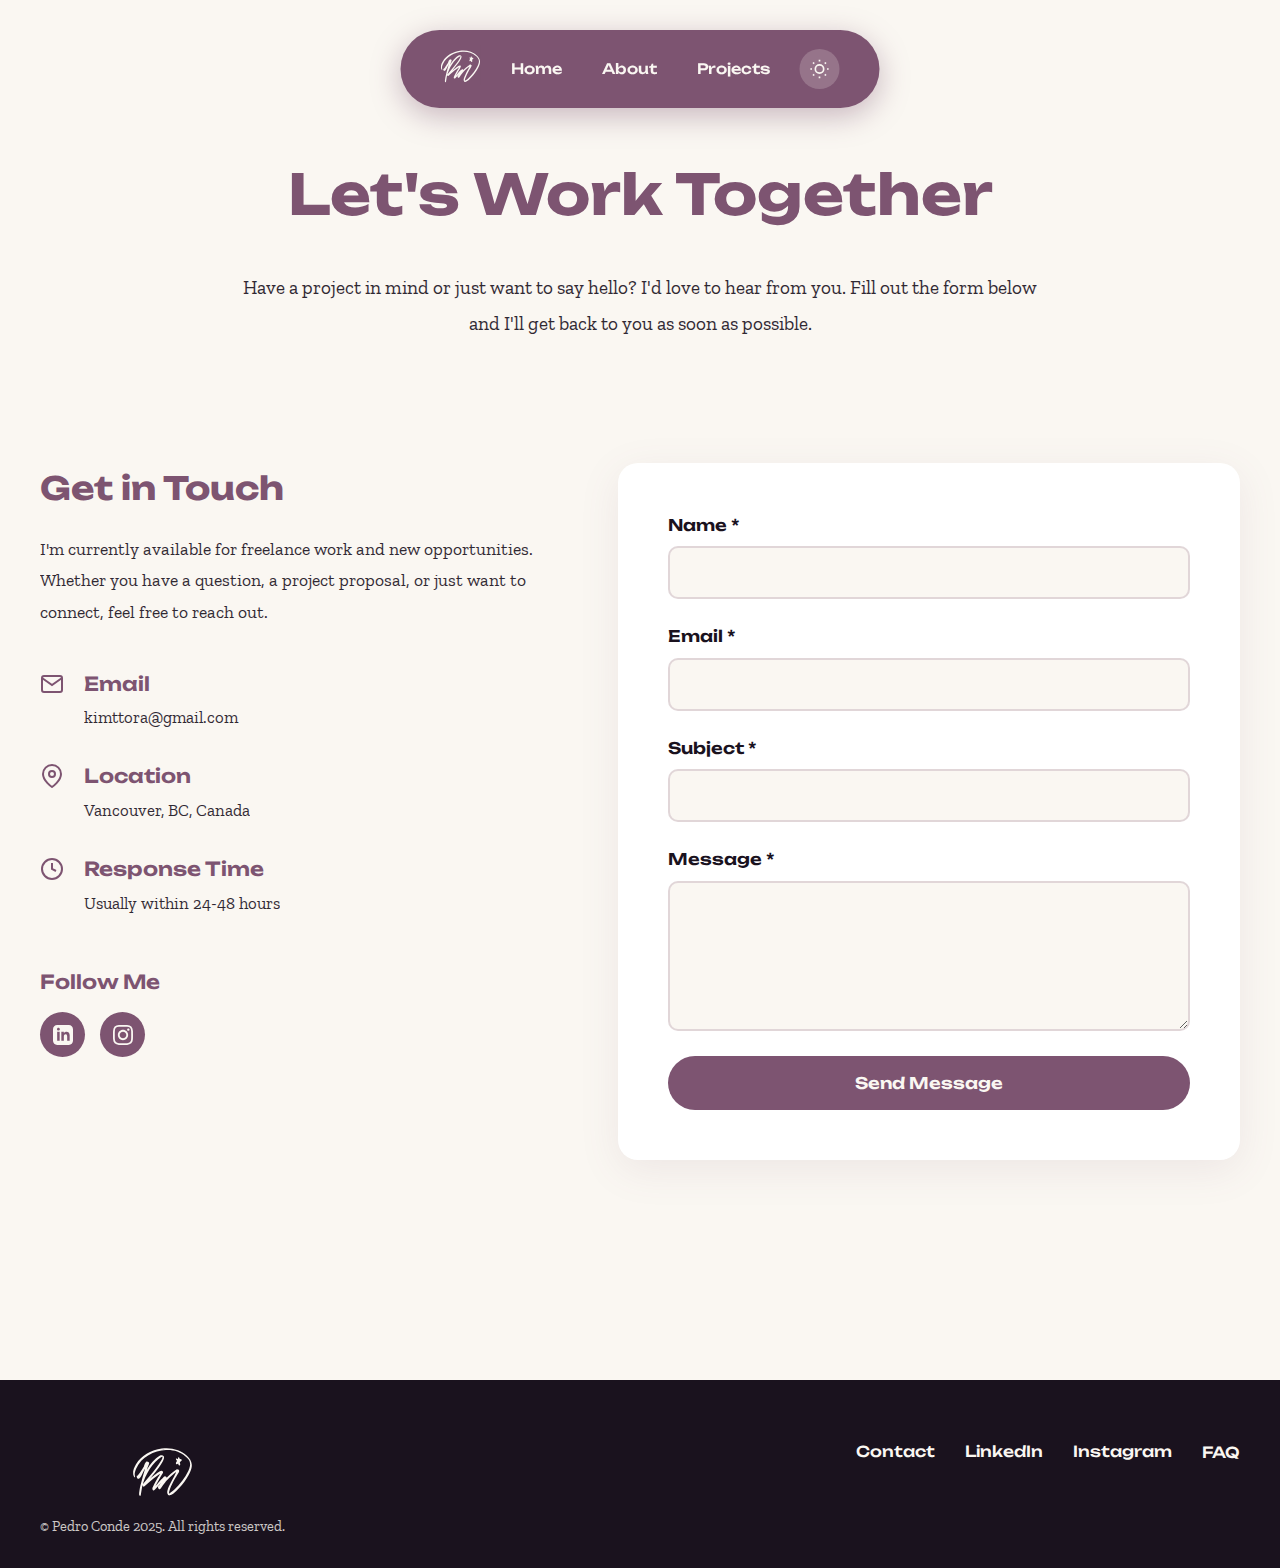
<file: contact.html>
<!DOCTYPE html>
<html lang="en">
<head>
    <meta charset="UTF-8">
    <meta name="viewport" content="width=device-width, initial-scale=1.0">
    <title>Contact - Pedro Conde</title>
    
    <!-- Google Fonts -->
    <link rel="preconnect" href="https://fonts.googleapis.com">
    <link rel="preconnect" href="https://fonts.gstatic.com" crossorigin>
    <link href="https://fonts.googleapis.com/css2?family=Unbounded:wght@300;400;600;700&family=Zilla+Slab:wght@300;400;500;600&family=Allura&display=swap" rel="stylesheet">
    
    <link rel="icon" type="image/png" href="logo.svg" />
    
    <link rel="stylesheet" href="global.css">
    <link rel="stylesheet" href="contact.css">
</head>
<body>
    <!-- Navbar -->
    <nav class="navbar" id="navbar">
        <div class="navbar-container">
            <a href="index.html" class="logo">
                <img src="logo.svg" alt="Pedro Conde Logo">
            </a>
            
            <div class="nav-right">
                <ul class="nav-links" id="navLinks">
                    <li><a href="index.html">Home</a></li>
                    <li><a href="about.html">About</a></li>
                    <li><a href="projects.html">Projects</a></li>
                </ul>
                
                <button class="dark-mode-toggle" aria-label="Toggle dark mode">
                    <svg class="sun-icon" width="20" height="20" viewBox="0 0 24 24" fill="none" stroke="currentColor" stroke-width="2">
                        <circle cx="12" cy="12" r="5"/>
                        <line x1="12" y1="1" x2="12" y2="3"/>
                        <line x1="12" y1="21" x2="12" y2="23"/>
                        <line x1="4.22" y1="4.22" x2="5.64" y2="5.64"/>
                        <line x1="18.36" y1="18.36" x2="19.78" y2="19.78"/>
                        <line x1="1" y1="12" x2="3" y2="12"/>
                        <line x1="21" y1="12" x2="23" y2="12"/>
                        <line x1="4.22" y1="19.78" x2="5.64" y2="18.36"/>
                        <line x1="18.36" y1="5.64" x2="19.78" y2="4.22"/>
                    </svg>
                    <svg class="moon-icon" width="20" height="20" viewBox="0 0 24 24" fill="none" stroke="currentColor" stroke-width="2">
                        <path d="M21 12.79A9 9 0 1 1 11.21 3 7 7 0 0 0 21 12.79z"/>
                    </svg>
                </button>
                
                <div class="hamburger" id="hamburger">
                    <span></span>
                    <span></span>
                    <span></span>
                </div>
            </div>
        </div>
    </nav>

    <!-- Main Content -->
    <main>
        <!-- Hero Section -->
        <section class="contact-hero">
            <div class="container">
                <h1 class="page-title">Let's Work Together</h1>
                <p class="page-description">Have a project in mind or just want to say hello? I'd love to hear from you. Fill out the form below and I'll get back to you as soon as possible.</p>
            </div>
        </section>

        <!-- Contact Section -->
        <section class="contact-section">
            <div class="container">
                <div class="contact-content">
                    <!-- Contact Info -->
                    <div class="contact-info">
                        <h2>Get in Touch</h2>
                        <p>I'm currently available for freelance work and new opportunities. Whether you have a question, a project proposal, or just want to connect, feel free to reach out.</p>
                        
                        <div class="info-items">
                            <div class="info-item">
                                <svg width="24" height="24" viewBox="0 0 24 24" fill="none" stroke="currentColor" stroke-width="2">
                                    <path d="M4 4h16c1.1 0 2 .9 2 2v12c0 1.1-.9 2-2 2H4c-1.1 0-2-.9-2-2V6c0-1.1.9-2 2-2z"/>
                                    <polyline points="22,6 12,13 2,6"/>
                                </svg>
                                <div>
                                    <h3>Email</h3>
                                    <a href="mailto:kimttora@gmail.com">kimttora@gmail.com</a>
                                </div>
                            </div>
                            
                            <div class="info-item">
                                <svg width="24" height="24" viewBox="0 0 24 24" fill="none" stroke="currentColor" stroke-width="2">
                                    <path d="M21 10c0 7-9 13-9 13s-9-6-9-13a9 9 0 0 1 18 0z"/>
                                    <circle cx="12" cy="10" r="3"/>
                                </svg>
                                <div>
                                    <h3>Location</h3>
                                    <p>Vancouver, BC, Canada</p>
                                </div>
                            </div>
                            
                            <div class="info-item">
                                <svg width="24" height="24" viewBox="0 0 24 24" fill="none" stroke="currentColor" stroke-width="2">
                                    <circle cx="12" cy="12" r="10"/>
                                    <polyline points="12 6 12 12 16 14"/>
                                </svg>
                                <div>
                                    <h3>Response Time</h3>
                                    <p>Usually within 24-48 hours</p>
                                </div>
                            </div>
                        </div>
                        
                        <div class="social-links">
                            <h3>Follow Me</h3>
                            <div class="social-icons">
                                <a href="https://www.linkedin.com/in/pedro-conde-a62245355/" target="_blank" aria-label="LinkedIn">
                                    <svg width="24" height="24" viewBox="0 0 24 24" fill="currentColor">
                                        <path d="M19 0h-14c-2.761 0-5 2.239-5 5v14c0 2.761 2.239 5 5 5h14c2.762 0 5-2.239 5-5v-14c0-2.761-2.238-5-5-5zm-11 19h-3v-11h3v11zm-1.5-12.268c-.966 0-1.75-.79-1.75-1.764s.784-1.764 1.75-1.764 1.75.79 1.75 1.764-.783 1.764-1.75 1.764zm13.5 12.268h-3v-5.604c0-3.368-4-3.113-4 0v5.604h-3v-11h3v1.765c1.396-2.586 7-2.777 7 2.476v6.759z"/>
                                    </svg>
                                </a>
                                <a href="https://www.instagram.com/hirohtm/" target="_blank" aria-label="Instagram">
                                    <svg width="24" height="24" viewBox="0 0 24 24" fill="currentColor">
                                        <path d="M12 2.163c3.204 0 3.584.012 4.85.07 3.252.148 4.771 1.691 4.919 4.919.058 1.265.069 1.645.069 4.849 0 3.205-.012 3.584-.069 4.849-.149 3.225-1.664 4.771-4.919 4.919-1.266.058-1.644.07-4.85.07-3.204 0-3.584-.012-4.849-.07-3.26-.149-4.771-1.699-4.919-4.92-.058-1.265-.07-1.644-.07-4.849 0-3.204.013-3.583.07-4.849.149-3.227 1.664-4.771 4.919-4.919 1.266-.057 1.645-.069 4.849-.069zm0-2.163c-3.259 0-3.667.014-4.947.072-4.358.2-6.78 2.618-6.98 6.98-.059 1.281-.073 1.689-.073 4.948 0 3.259.014 3.668.072 4.948.2 4.358 2.618 6.78 6.98 6.98 1.281.058 1.689.072 4.948.072 3.259 0 3.668-.014 4.948-.072 4.354-.2 6.782-2.618 6.979-6.98.059-1.28.073-1.689.073-4.948 0-3.259-.014-3.667-.072-4.947-.196-4.354-2.617-6.78-6.979-6.98-1.281-.059-1.69-.073-4.949-.073zm0 5.838c-3.403 0-6.162 2.759-6.162 6.162s2.759 6.163 6.162 6.163 6.162-2.759 6.162-6.163c0-3.403-2.759-6.162-6.162-6.162zm0 10.162c-2.209 0-4-1.79-4-4 0-2.209 1.791-4 4-4s4 1.791 4 4c0 2.21-1.791 4-4 4zm6.406-11.845c-.796 0-1.441.645-1.441 1.44s.645 1.44 1.441 1.44c.795 0 1.439-.645 1.439-1.44s-.644-1.44-1.439-1.44z"/>
                                    </svg>
                                </a>
                            </div>
                        </div>
                    </div>
                    
                    <!-- Contact Form -->
                    <div class="contact-form-container">
                        <form id="contactForm" class="contact-form">
                            <div class="form-group">
                                <label for="name">Name *</label>
                                <input type="text" id="name" name="name" required>
                            </div>
                            
                            <div class="form-group">
                                <label for="email">Email *</label>
                                <input type="email" id="email" name="email" required>
                            </div>
                            
                            <div class="form-group">
                                <label for="subject">Subject *</label>
                                <input type="text" id="subject" name="subject" required>
                            </div>
                            
                            <div class="form-group">
                                <label for="message">Message *</label>
                                <textarea id="message" name="message" rows="6" required></textarea>
                            </div>
                            
                            <!-- Honeypot field for spam protection (hidden from users) -->
                            <input type="text" name="honeypot" id="honeypot" style="display: none;">
                            
                            <button type="submit" class="btn btn-primary" id="submitBtn">
                                <span class="btn-text">Send Message</span>
                                <span class="btn-loading" style="display: none;">
                                    <svg width="20" height="20" viewBox="0 0 24 24" fill="none" stroke="currentColor" stroke-width="2">
                                        <circle cx="12" cy="12" r="10" opacity="0.25"/>
                                        <path d="M12 2 A 10 10 0 0 1 22 12" stroke-linecap="round">
                                            <animateTransform attributeName="transform" type="rotate" from="0 12 12" to="360 12 12" dur="1s" repeatCount="indefinite"/>
                                        </path>
                                    </svg>
                                    Sending...
                                </span>
                            </button>
                        </form>
                        
                        <!-- Success Message -->
                        <div class="success-message" id="successMessage">
                            <svg width="60" height="60" viewBox="0 0 24 24" fill="none" stroke="currentColor" stroke-width="2">
                                <path d="M22 11.08V12a10 10 0 1 1-5.93-9.14"/>
                                <polyline points="22 4 12 14.01 9 11.01"/>
                            </svg>
                            <h3>Message Sent!</h3>
                            <p>Your message has been received! I'll get back to you as soon as possible.</p>
                            <button class="btn btn-secondary" id="sendAnother">Send Another Message</button>
                        </div>
                    </div>
                </div>
            </div>
        </section>
    </main>

    <!-- Footer -->
    <footer class="footer">
        <div class="container">
            <div class="footer-content">
                <div class="footer-left">
                    <img src="Logo_dark.svg" alt="Pedro Conde Logo" class="footer-logo">
                    <p class="copyright">&copy; Pedro Conde 2025. All rights reserved.</p>
                </div>
                <div class="footer-right">
                    <a href="contact.html" class="footer-link">Contact</a>
                    <a href="https://www.linkedin.com/in/pedro-conde-a62245355/" target="_blank" class="footer-link">LinkedIn</a>
                    <a href="https://www.instagram.com/hirohtm/" target="_blank" class="footer-link">Instagram</a>
                    <button class="footer-link faq-trigger" id="faqTrigger">FAQ</button>
                </div>
            </div>
        </div>
    </footer>

    <!-- FAQ Modal -->
    <div class="faq-overlay" id="faqOverlay">
        <div class="faq-modal" id="faqModal">
            <button class="faq-close" id="faqClose">&times;</button>
            <h2>Frequently Asked Questions</h2>
            
            <div class="faq-item">
                <button class="faq-question">
                    What services do you offer?
                    <span class="faq-icon">+</span>
                </button>
                <div class="faq-answer">
                    <p>I offer a range of design services including branding, UI/UX design, illustration, web design, and visual storytelling. Each project is tailored to meet specific client needs.</p>
                    <p>Additionally, I also offer illustration services such as drawing requests, icons (for YouTube, Instagram, Twitch, etc.), stickers, and many more.</p>
                </div>
            </div>
            
            <div class="faq-item">
                <button class="faq-question">
                    How long does a typical project take?
                    <span class="faq-icon">+</span>
                </button>
                <div class="faq-answer">
                    <p>Project timelines vary depending on scope and complexity. Smaller projects may take 2-4 weeks, while larger branding or web design projects can take 6-12 weeks.</p>
                    <p>Same works for illustration projects, and the amount of assets requested. If it is just a single illustration, it may take 4-10 hours depending on complexity. More illustrations can take up to days.</p>
                </div>
            </div>
            
            <div class="faq-item">
                <button class="faq-question">
                    What is your design/drawing process?
                    <span class="faq-icon">+</span>
                </button>
                <div class="faq-answer">
                    <p>My process includes: discovery and research, concept development, design iterations, client feedback rounds, and final delivery with all necessary files and documentation.</p>
                    <p>The process is quite similar for illustrations, since I want to understand my client's needs before I start sketching. I also like to send the sketch for analysis before I start the lineart.</p>
                </div>
            </div>
            
            <div class="faq-item">
                <button class="faq-question">
                    Do you work with international clients?
                    <span class="faq-icon">+</span>
                </button>
                <div class="faq-answer">
                    <p>Yes! I work with clients worldwide and am experienced in remote collaboration using modern communication and project management tools.</p>
                </div>
            </div>
            
            <div class="faq-item">
                <button class="faq-question">
                    How can I get started on a project?
                    <span class="faq-icon">+</span>
                </button>
                <div class="faq-answer">
                    <p>Simply reach out through the contact page or <a href="contact.html">here</a> with details about your project. I'll get back to you within 24-48 hours to discuss your needs and provide a proposal.</p>
                </div>
            </div>
        </div>
    </div>

    <script src="script.js"></script>
</body>
</html>
</file>
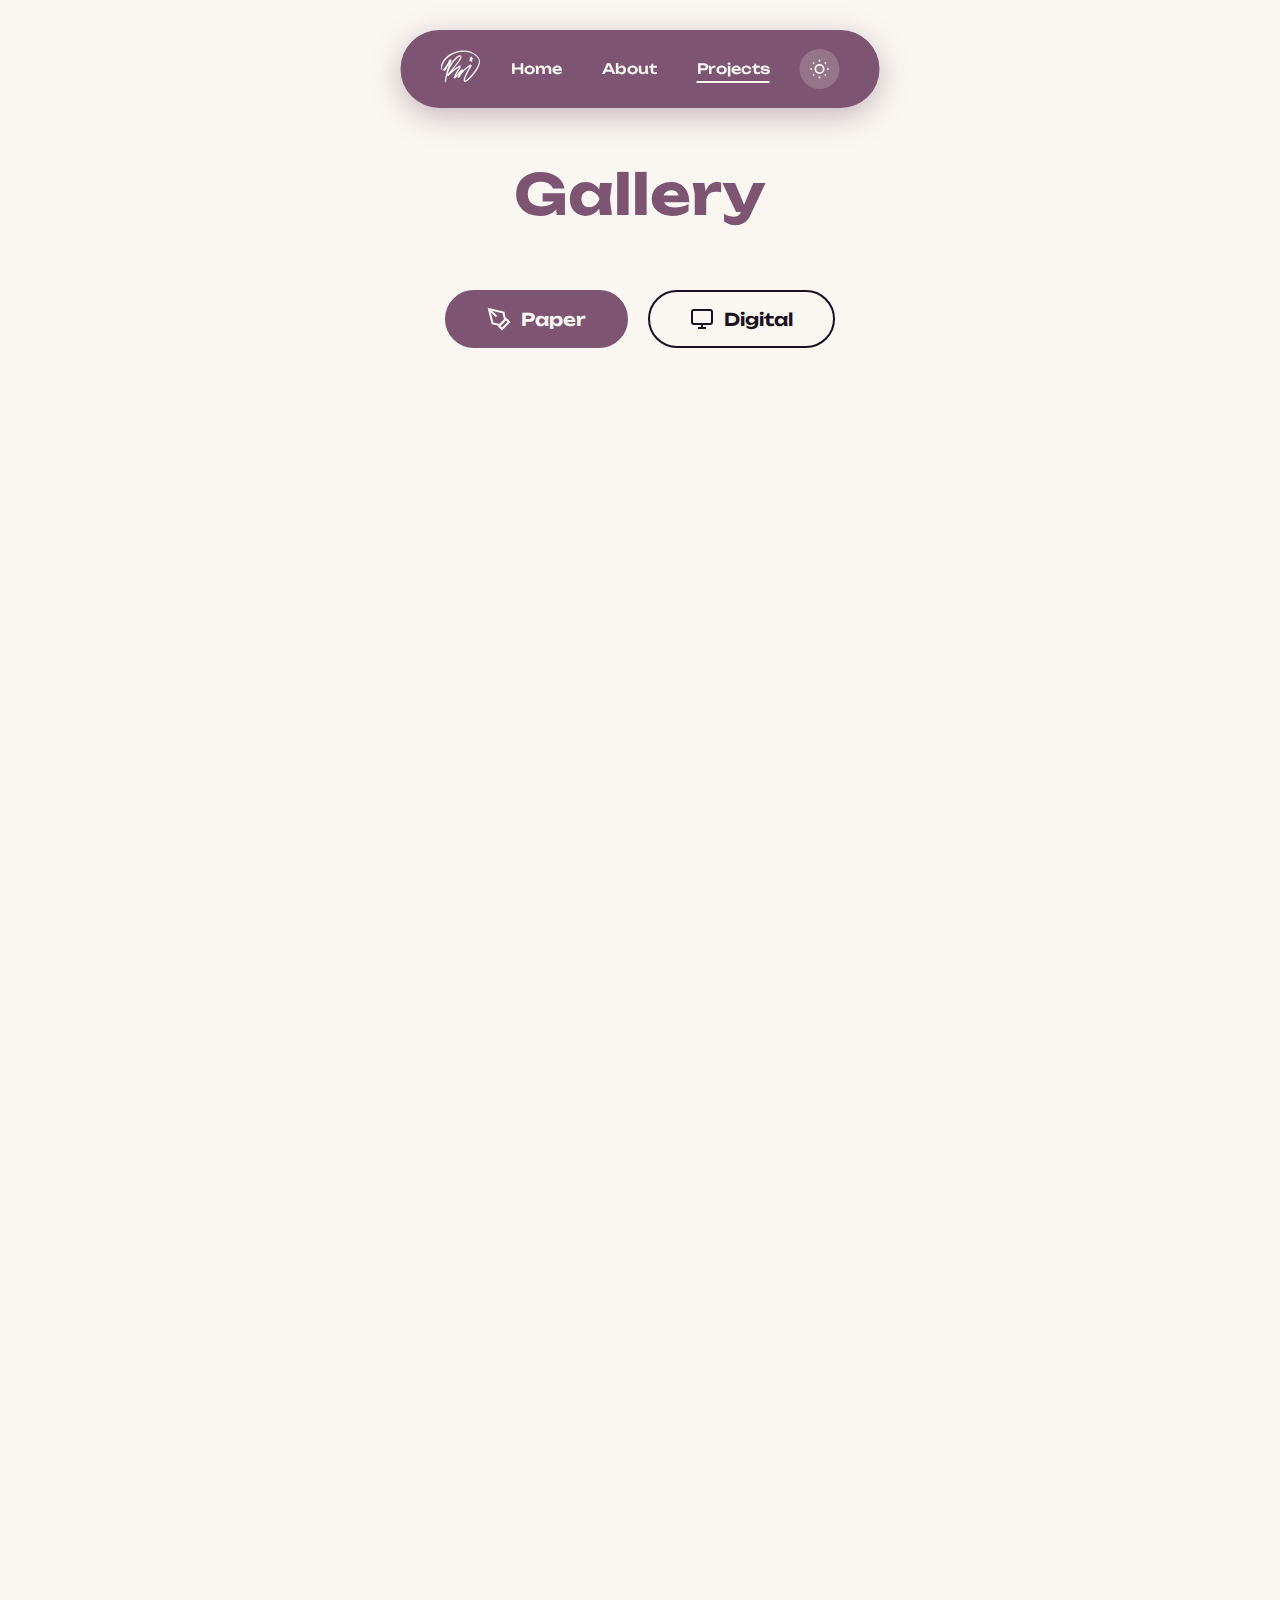
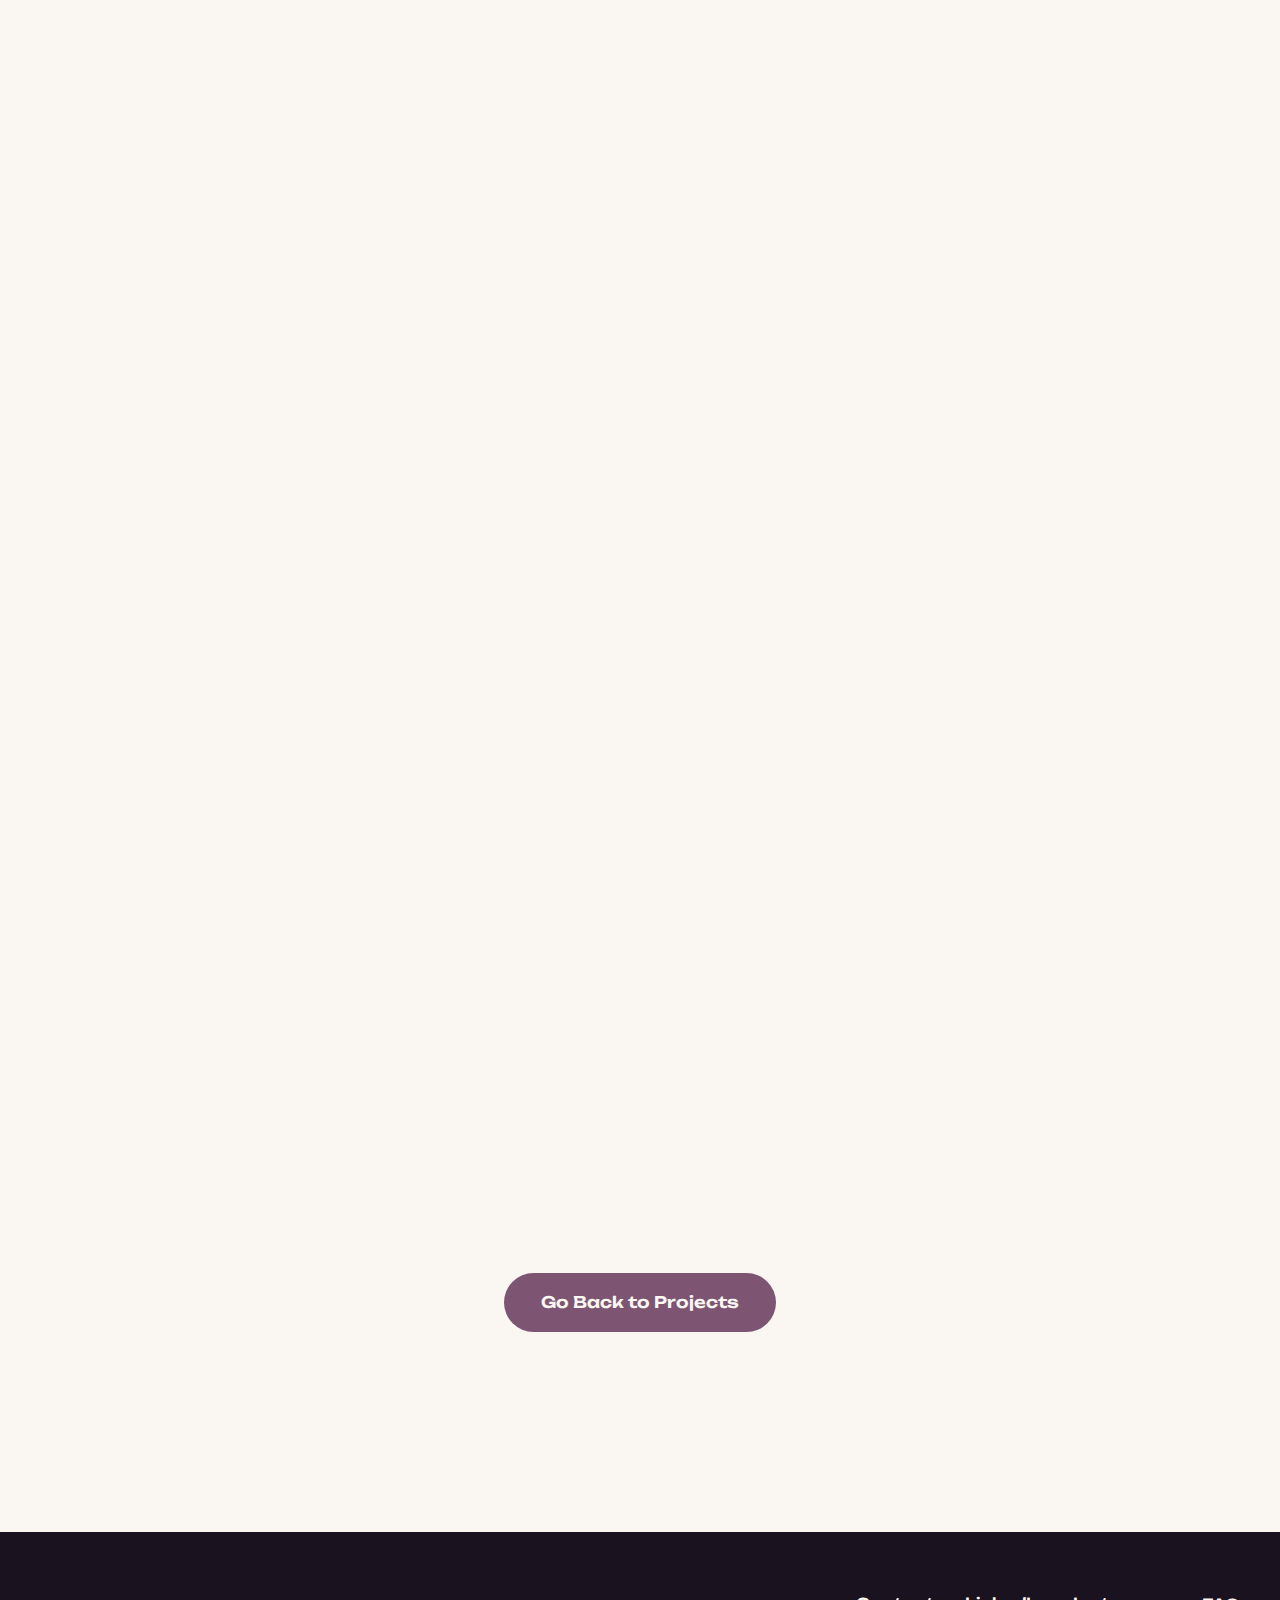
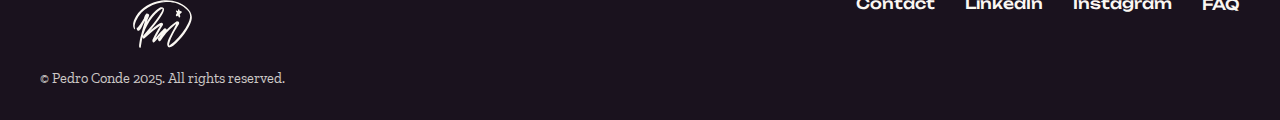
<file: gallery.html>
<!DOCTYPE html>
<html lang="en">
<head>
    <meta charset="UTF-8">
    <meta name="viewport" content="width=device-width, initial-scale=1.0">
    <title>Gallery - Pedro Conde</title>
    
    <!-- Google Fonts -->
    <link rel="preconnect" href="https://fonts.googleapis.com">
    <link rel="preconnect" href="https://fonts.gstatic.com" crossorigin>
    <link href="https://fonts.googleapis.com/css2?family=Unbounded:wght@300;400;600;700&family=Zilla+Slab:wght@300;400;500;600&family=Allura&display=swap" rel="stylesheet">
    
    <link rel="icon" type="image/png" href="logo.svg" />

    <link rel="stylesheet" href="global.css">
    <link rel="stylesheet" href="gallery.css">
</head>
<body>
    <!-- Navbar -->
    <nav class="navbar" id="navbar">
        <div class="navbar-container">
            <a href="index.html" class="logo">
                <img src="logo.svg" alt="Pedro Conde Logo">
            </a>
            
            <div class="nav-right">
                <ul class="nav-links" id="navLinks">
                    <li><a href="index.html">Home</a></li>
                    <li><a href="about.html">About</a></li>
                    <li><a href="projects.html" class="active">Projects</a></li>
                </ul>
                
                <button class="dark-mode-toggle" aria-label="Toggle dark mode">
                    <svg class="sun-icon" width="20" height="20" viewBox="0 0 24 24" fill="none" stroke="currentColor" stroke-width="2">
                        <circle cx="12" cy="12" r="5"/>
                        <line x1="12" y1="1" x2="12" y2="3"/>
                        <line x1="12" y1="21" x2="12" y2="23"/>
                        <line x1="4.22" y1="4.22" x2="5.64" y2="5.64"/>
                        <line x1="18.36" y1="18.36" x2="19.78" y2="19.78"/>
                        <line x1="1" y1="12" x2="3" y2="12"/>
                        <line x1="21" y1="12" x2="23" y2="12"/>
                        <line x1="4.22" y1="19.78" x2="5.64" y2="18.36"/>
                        <line x1="18.36" y1="5.64" x2="19.78" y2="4.22"/>
                    </svg>
                    <svg class="moon-icon" width="20" height="20" viewBox="0 0 24 24" fill="none" stroke="currentColor" stroke-width="2">
                        <path d="M21 12.79A9 9 0 1 1 11.21 3 7 7 0 0 0 21 12.79z"/>
                    </svg>
                </button>
                
                <div class="hamburger" id="hamburger">
                    <span></span>
                    <span></span>
                    <span></span>
                </div>
            </div>
        </div>
    </nav>

    <!-- Main Content -->
    <main>
        <!-- Hero Section -->
        <section class="gallery-hero">
            <div class="container">
                <h1 class="gallery-title">Gallery</h1>
                
                <!-- Gallery Toggle -->
                <div class="gallery-toggle">
                    <button class="toggle-btn active" id="paperBtn">
                        <svg width="24" height="24" viewBox="0 0 24 24" fill="none" stroke="currentColor" stroke-width="2">
                            <path d="M12 19l7-7 3 3-7 7-3-3z"/>
                            <path d="M18 13l-1.5-7.5L2 2l3.5 14.5L13 18l5-5z"/>
                            <path d="M2 2l7.586 7.586"/>
                        </svg>
                        Paper
                    </button>
                    <button class="toggle-btn" id="digitalBtn">
                        <svg width="24" height="24" viewBox="0 0 24 24" fill="none" stroke="currentColor" stroke-width="2">
                            <rect x="2" y="3" width="20" height="14" rx="2" ry="2"/>
                            <line x1="8" y1="21" x2="16" y2="21"/>
                            <line x1="12" y1="17" x2="12" y2="21"/>
                        </svg>
                        Digital
                    </button>
                </div>
            </div>
        </section>

        <!-- Paper Gallery -->
        <section class="paper-gallery active" id="paperGallery">
            <div class="container">
                <p class="gallery-description">This is where it all started. I grew up watching anime with my parents, sketching characters long before I understood anything about art. By thirteen, I began teaching myself, and over the years I slowly shaped my own style and original characters. Now, at nineteen, drawing remains one of the things I love most.</p>
                <p class="gallery-description">These works showcase some of my favorite creations from 2024 to today. There isn’t a strict theme—I often draw whatever feels right in the moment. That spontaneity is part of what makes these pieces meaningful to me. I hope you enjoy exploring them.</p>
                
                <div class="paper-grid">
                    <!-- Square Images -->
                    <div class="paper-item square">
                        <img src="gallery/ada1.jpg" alt="Paper Art 1">
                        <div class="paper-overlay"></div>
                    </div>
                    
                    <!-- Portrait 3:4 -->
                    <div class="paper-item portrait">
                        <img src="gallery/tyson1.jpg" alt="Paper Art 2">
                        <div class="paper-overlay"></div>
                    </div>
                    
                    <!-- Square -->
                    <div class="paper-item square">
                        <img src="gallery/kyoto1.jpg" alt="Paper Art 4">
                        <div class="paper-overlay"></div>
                    </div>
                    
                    <!-- Portrait -->
                    <div class="paper-item portrait">
                        <img src="gallery/kim1.jpg" alt="Paper Art 5">
                        <div class="paper-overlay"></div>
                    </div>
                    
                    <!-- Square -->
                    <div class="paper-item square">
                        <img src="gallery/ada2.jpg" alt="Paper Art 4">
                        <div class="paper-overlay"></div>
                    </div>

                    <!-- Square -->
                    <div class="paper-item square">
                        <img src="gallery/hiro_vamp.jpg" alt="Paper Art 4">
                        <div class="paper-overlay"></div>
                    </div>

                    <!-- Square -->
                    <div class="paper-item square">
                        <img src="gallery/maya1.jpg" alt="Paper Art 4">
                        <div class="paper-overlay"></div>
                    </div>

                    <!-- Square -->
                    <div class="paper-item square">
                        <img src="gallery/momo1.jpg" alt="Paper Art 4">
                        <div class="paper-overlay"></div>
                    </div>

                    <!-- Square -->
                    <div class="paper-item square">
                        <img src="gallery/tyson2.jpg" alt="Paper Art 4">
                        <div class="paper-overlay"></div>
                    </div>

                    <!-- Square -->
                    <div class="paper-item square">
                        <img src="gallery/hiro1.jpg" alt="Paper Art 4">
                        <div class="paper-overlay"></div>
                    </div>
                    
                    <!-- Add more as needed -->
                </div>
            </div>
        </section>

        <!-- Digital Gallery -->
        <section class="digital-gallery" id="digitalGallery">
            <div class="container">
                <p class="gallery-description">While I still love traditional sketching, there came a point when I felt I could grow beyond paper. I started teaching myself digital art, and it opened up an entirely new way of illustrating. More color, more expression, and more room to explore different concepts.</p>
                <p class="gallery-description">These are the digital pieces I’ve been working on. Like my paper drawings, there’s no strict theme; many are inspired by lyrics from songs I love, and some feature characters from other media that I admire. Maybe you’ll recognize a few.</p>
                
                <div class="digital-grid">
                    <!-- Square Images -->
                    <div class="digital-item square">
                        <img src="gallery/hilda_digi1.jpg" alt="Digital Art 1">
                        <div class="digital-info">
                            <div class="scan-line"></div>
                        </div>
                    </div>
                    
                    <!-- Portrait 3:4 -->
                    <div class="digital-item portrait">
                        <img src="gallery/kyoto_digi1.jpg" alt="Digital Art 2">
                        <div class="digital-info">
                            <div class="scan-line"></div>
                        </div>
                    </div>
                    
                    <!-- Landscape 4:3 -->
                    <div class="digital-item landscape">
                        <img src="gallery/zeke_mila.jpg" alt="Digital Art 3">
                        <div class="digital-info">
                            <div class="scan-line"></div>
                        </div>
                    </div>
                    
                    <!-- Square -->
                    <div class="digital-item square">
                        <img src="gallery/steven.jpg" alt="Digital Art 4">
                        <div class="digital-info">
                            <div class="scan-line"></div>
                        </div>
                    </div>

                    <!-- Square -->
                    <div class="digital-item square">
                        <img src="gallery/cynthia.jpg" alt="Digital Art 4">
                        <div class="digital-info">
                            <div class="scan-line"></div>
                        </div>
                    </div>
                    
                    <!-- Square -->
                    <div class="digital-item square">
                        <img src="gallery/tyson_digi1.jpg" alt="Digital Art 4">
                        <div class="digital-info">
                            <div class="scan-line"></div>
                        </div>
                    </div>

                    <!-- Square -->
                    <div class="digital-item square">
                        <img src="gallery/kim_digi1.jpg" alt="Digital Art 4">
                        <div class="digital-info">
                            <div class="scan-line"></div>
                        </div>
                    </div>

                    <!-- Square -->
                    <div class="digital-item square">
                        <img src="gallery/hiro_digi1.jpg" alt="Digital Art 4">
                        <div class="digital-info">
                            <div class="scan-line"></div>
                        </div>
                    </div>

                    <!-- Square -->
                    <div class="digital-item square">
                        <img src="gallery/hiro_digi2.jpg" alt="Digital Art 4">
                        <div class="digital-info">
                            <div class="scan-line"></div>
                        </div>
                    </div>
                    <!-- Add more as needed -->
                </div>
            </div>
        </section>

        <!-- Navigation Buttons -->
        <section class="project-navigation">
            <div class="container">
                <div class="nav-buttons">
                    <a href="projects.html" class="btn btn-primary">Go Back to Projects</a>
                </div>
            </div>
        </section>
    </main>

    <!-- Footer -->
    <footer class="footer">
        <div class="container">
            <div class="footer-content">
                <div class="footer-left">
                    <img src="Logo_dark.svg" alt="Pedro Conde Logo" class="footer-logo">
                    <p class="copyright">&copy; Pedro Conde 2025. All rights reserved.</p>
                </div>
                <div class="footer-right">
                    <a href="contact.html" class="footer-link">Contact</a>
                    <a href="https://www.linkedin.com/in/pedro-conde-a62245355/" target="_blank" class="footer-link">LinkedIn</a>
                    <a href="https://www.instagram.com/hirohtm/" target="_blank" class="footer-link">Instagram</a>
                    <button class="footer-link faq-trigger" id="faqTrigger">FAQ</button>
                </div>
            </div>
        </div>
    </footer>

    <!-- FAQ Modal -->
    <div class="faq-overlay" id="faqOverlay">
        <div class="faq-modal" id="faqModal">
            <button class="faq-close" id="faqClose">&times;</button>
            <h2>Frequently Asked Questions</h2>
            
            <div class="faq-item">
                <button class="faq-question">
                    What services do you offer?
                    <span class="faq-icon">+</span>
                </button>
                <div class="faq-answer">
                    <p>I offer a range of design services including branding, UI/UX design, illustration, web design, and visual storytelling. Each project is tailored to meet specific client needs.</p>
                    <p>Additionally, I also offer illustration services such as drawing requests, icons (for YouTube, Instagram, Twitch, etc.), stickers, and many more.</p>
                </div>
            </div>
            
            <div class="faq-item">
                <button class="faq-question">
                    How long does a typical project take?
                    <span class="faq-icon">+</span>
                </button>
                <div class="faq-answer">
                    <p>Project timelines vary depending on scope and complexity. Smaller projects may take 2-4 weeks, while larger branding or web design projects can take 6-12 weeks.</p>
                    <p>Same works for illustration projects, and the amount of assets requested. If it is just a single illustration, it may take 4-10 hours depending on complexity. More illustrations can take up to days.</p>
                </div>
            </div>
            
            <div class="faq-item">
                <button class="faq-question">
                    What is your design/drawing process?
                    <span class="faq-icon">+</span>
                </button>
                <div class="faq-answer">
                    <p>My process includes: discovery and research, concept development, design iterations, client feedback rounds, and final delivery with all necessary files and documentation.</p>
                    <p>The process is quite similar for illustrations, since I want to understand my client's needs before I start sketching. I also like to send the sketch for analysis before I start the lineart.</p>
                </div>
            </div>
            
            <div class="faq-item">
                <button class="faq-question">
                    Do you work with international clients?
                    <span class="faq-icon">+</span>
                </button>
                <div class="faq-answer">
                    <p>Yes! I work with clients worldwide and am experienced in remote collaboration using modern communication and project management tools.</p>
                </div>
            </div>
            
            <div class="faq-item">
                <button class="faq-question">
                    How can I get started on a project?
                    <span class="faq-icon">+</span>
                </button>
                <div class="faq-answer">
                    <p>Simply reach out through the contact page or <a href="contact.html">here</a> with details about your project. I'll get back to you within 24-48 hours to discuss your needs and provide a proposal.</p>
                </div>
            </div>
        </div>
    </div>

    <script src="script.js"></script>
</body>
</html>
</file>
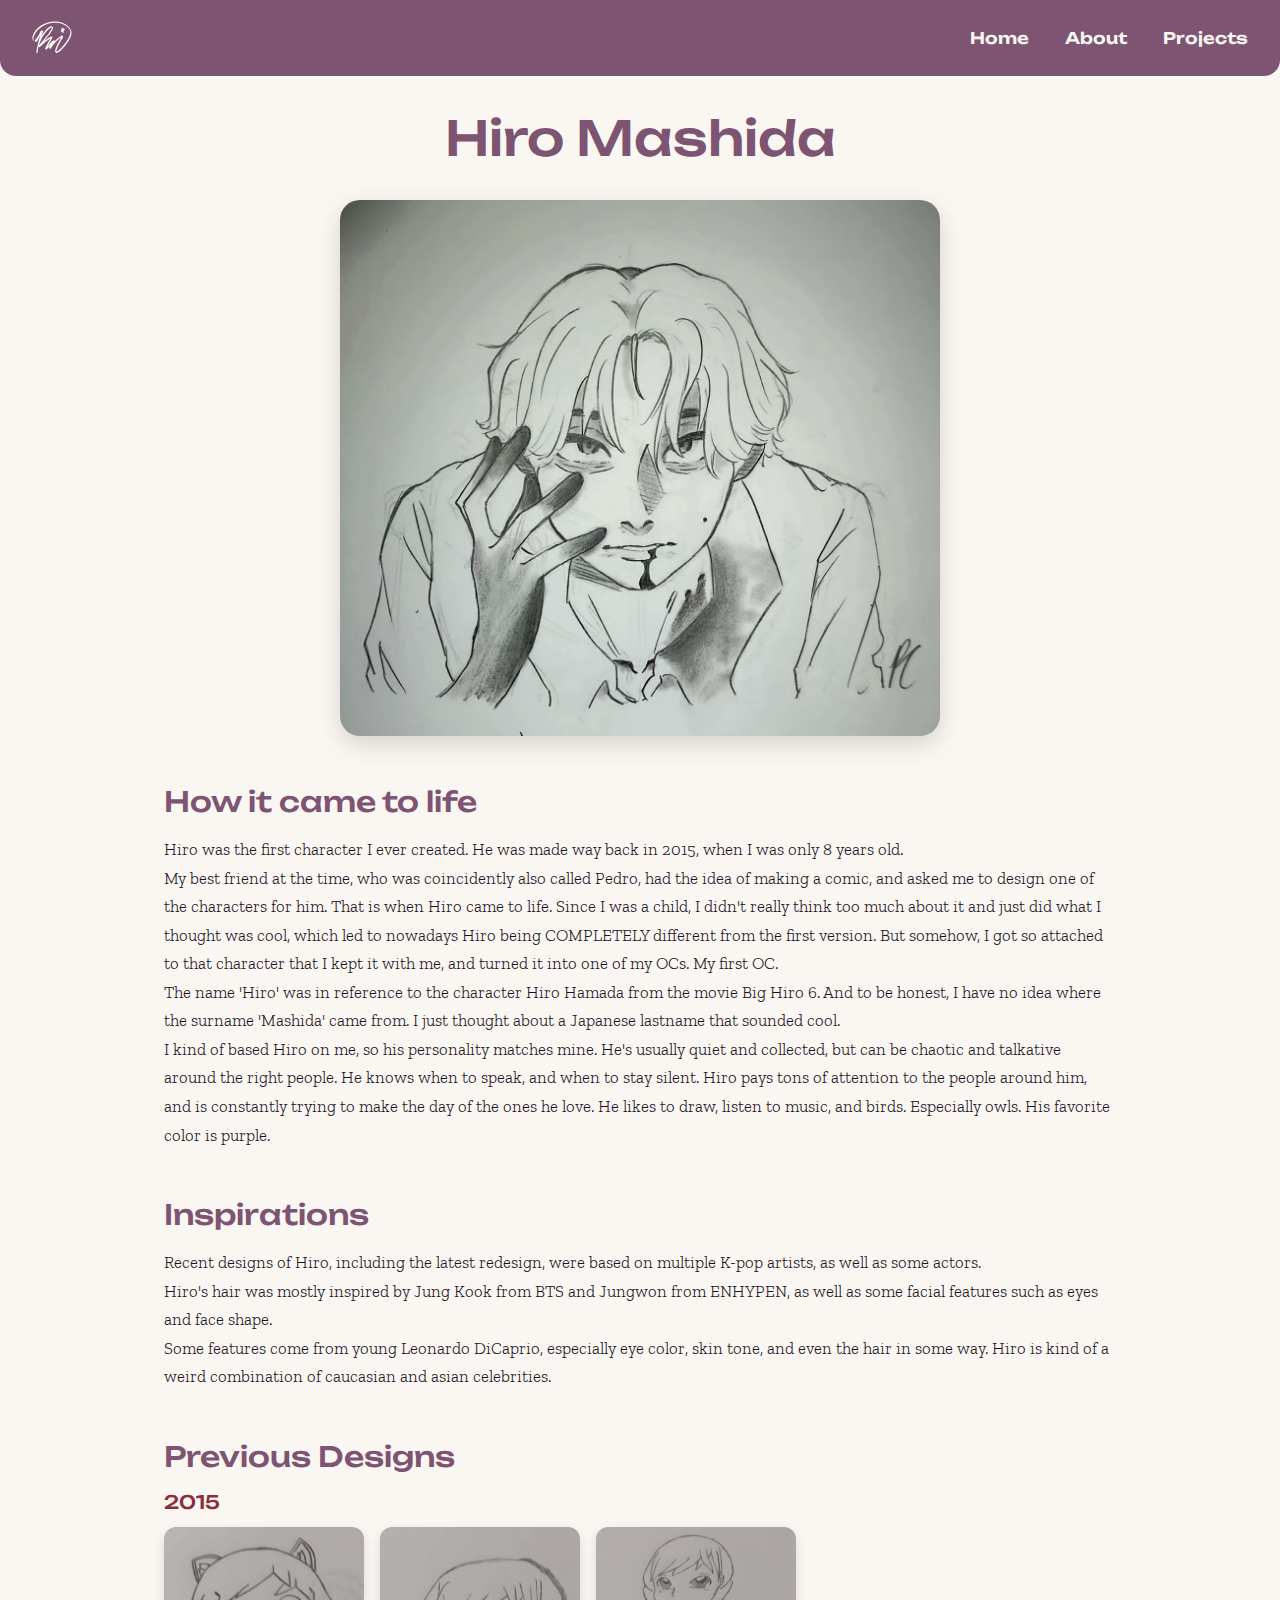
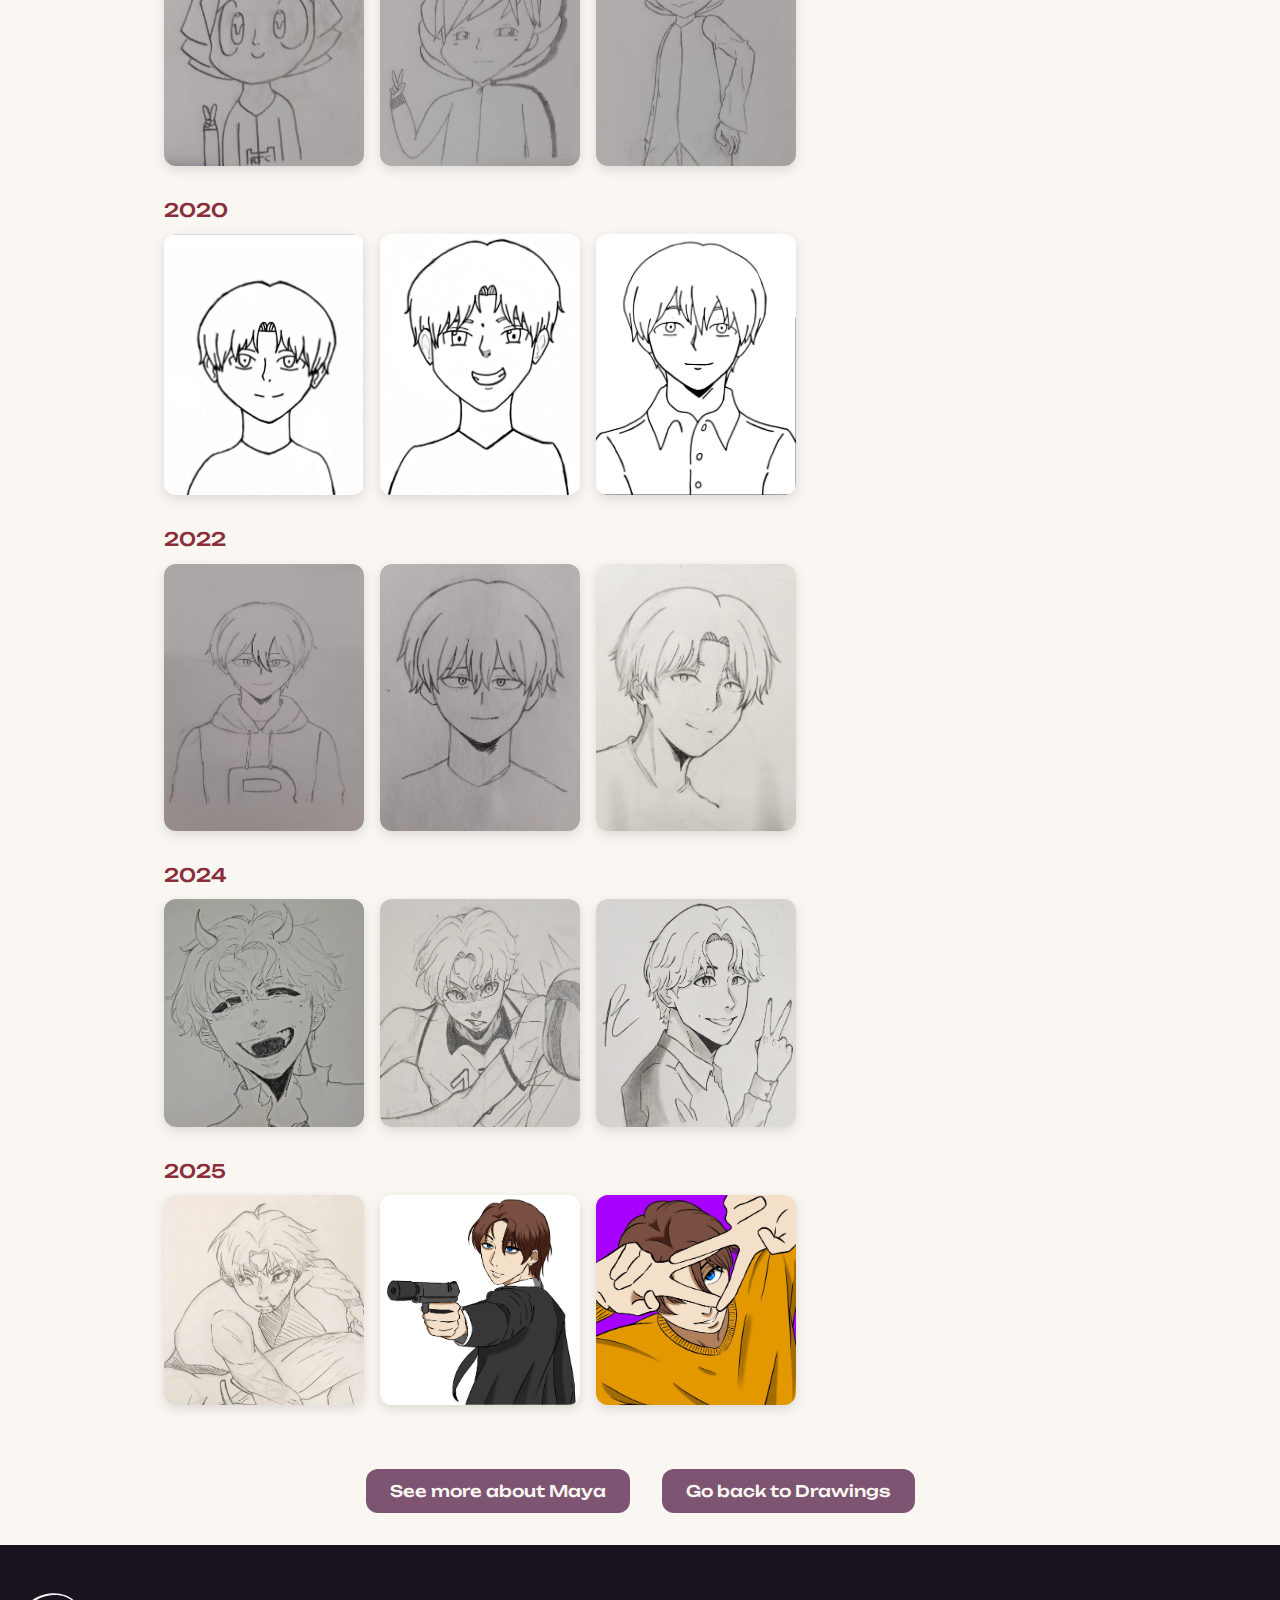
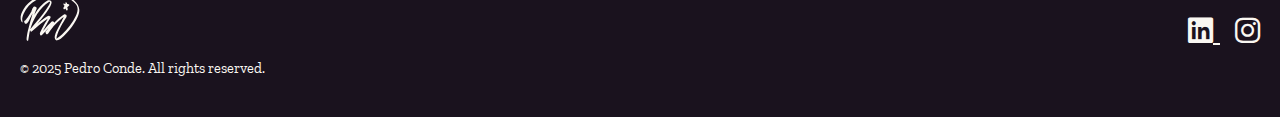
<file: hiro.html>
<!DOCTYPE html>
<html lang="en">
<head>
  <meta charset="UTF-8" />
  <meta name="viewport" content="width=device-width, initial-scale=1.0"/>
  <title>Hiro Mashida</title>

  <link rel="stylesheet" href="https://cdnjs.cloudflare.com/ajax/libs/font-awesome/6.4.0/css/all.min.css" />
  <link rel="stylesheet" href="style.css" />
  <link rel="stylesheet" href="hiro.css" />
  <link href="https://fonts.googleapis.com/css2?family=Unbounded:wght@300;500&family=Zilla+Slab&display=swap" rel="stylesheet" />
</head>
<body>
  <!-- NAVBAR -->
  <header class="navbar">
    <a href="index.html" class="logo">
      <img src="assets/images/Logo_color2.svg" alt="Pedro Conde Logo" />
    </a>

    <!-- Desktop Nav -->
    <nav class="nav-links desktop-nav">
      <a href="index.html" class="nav-link active">Home</a>
      <a href="about.html" class="nav-link">About</a>
      <a href="projects.html" class="nav-link">Projects</a>
    </nav>

    <!-- Mobile Hamburger -->
    <div class="mobile-menu-icon" id="hamburger">
      <span></span>
      <span></span>
      <span></span>
    </div>
  </header>

  <!-- Mobile Nav -->
  <nav class="nav-links mobile-nav" id="mobileNav">
    <a href="index.html" class="active">Home</a>
    <a href="about.html">About</a>
    <a href="projects.html">Projects</a>
  </nav>

  <main class="character-page">
    <h1 class="character-name">Hiro Mashida</h1>
    <img src="assets/drawings/hiro.jpg" alt="Hiro Mashida" class="character-image" />

    <section class="character-section">
      <h2>How it came to life</h2>
      <p>
        Hiro was the first character I ever created. He was made way back in 2015, when I was only 8 years old.</p>
        <p>My best friend at the time, who was coincidently also called Pedro, had the idea of making a comic, and asked me to design one of the characters for him. That is when Hiro came to life.
        Since I was a child, I didn't really think too much about it and just did what I thought was cool, which led to nowadays Hiro being COMPLETELY different from the first version.
        But somehow, I got so attached to that character that I kept it with me, and turned it into one of my OCs. My first OC.</p>
        <p>The name 'Hiro' was in reference to the character Hiro Hamada from the movie Big Hiro 6.
        And to be honest, I have no idea where the surname 'Mashida' came from. I just thought about a Japanese lastname that sounded cool.</p>
      </p>
      <p>I kind of based Hiro on me, so his personality matches mine. He's usually quiet and collected, but can be chaotic and talkative around
        the right people. He knows when to speak, and when to stay silent. Hiro pays tons of attention to the people around him, and is constantly
        trying to make the day of the ones he love. He likes to draw, listen to music, and birds. Especially owls. His favorite color is purple.
      </p>
    </section>

    <section class="character-section">
      <h2>Inspirations</h2>
      <p>
        Recent designs of Hiro, including the latest redesign, were based on multiple K-pop artists, as well as some actors.
      </p>
      <p>
        Hiro's hair was mostly inspired by Jung Kook from BTS and Jungwon from ENHYPEN, as well as some facial features such as eyes and face
        shape.
      </p>
      <p>Some features come from young Leonardo DiCaprio, especially eye color, skin tone, and even the hair in some way. Hiro is kind of 
        a weird combination of caucasian and asian celebrities.
      </p>
    </section>

    <section class="character-section">
      <h2>Previous Designs</h2>

      <div class="year-block">
        <h3>2015</h3>
        <div class="year-gallery">
          <img src="assets/drawings/hiro1.jpeg" alt="Hiro 2015 #1">
          <img src="assets/drawings/hiro2.jpeg" alt="Hiro 2015 #2">
          <img src="assets/drawings/hiro3.jpeg" alt="Hiro 2015 #3">
        </div>
      </div>

      <div class="year-block">
        <h3>2020</h3>
        <div class="year-gallery">
          <img src="assets/drawings/hiro4.jpg" alt="Hiro 2020 #1">
          <img src="assets/drawings/hiro5.jpg" alt="Hiro 2020 #2">
          <img src="assets/drawings/hiro6.jpg" alt="Hiro 2020 #3">
        </div>
      </div>

      <div class="year-block">
        <h3>2022</h3>
        <div class="year-gallery">
          <img src="assets/drawings/hiro7.jpg" alt="Hiro 2022 #1">
          <img src="assets/drawings/hiro8.jpg" alt="Hiro 2022 #2">
          <img src="assets/drawings/hiro9.jpg" alt="Hiro 2022 #3">
        </div>
      </div>

      <div class="year-block">
        <h3>2024</h3>
        <div class="year-gallery">
          <img src="assets/drawings/hiro10.jpg" alt="Hiro 2024 #1">
          <img src="assets/drawings/hiro11.jpg" alt="Hiro 2024 #2">
          <img src="assets/drawings/hiro12.jpg" alt="Hiro 2024 #3">
        </div>
      </div>

      <div class="year-block">
        <h3>2025</h3>
        <div class="year-gallery">
          <img src="assets/drawings/hiro13.jpg" alt="Hiro 2025 #1">
          <img src="assets/drawings/hiro14.jpg" alt="Hiro 2025 #2">
          <img src="assets/drawings/hiro15.jpg" alt="Hiro 2025 #3">
        </div>
      </div>
    </section>

    <div class="button-row">
      <a href="maya.html" class="brand-button">See more about Maya</a>
      <a href="projects.html" class="brand-button">Go back to Drawings</a>
    </div>
  </main>

  <footer class="footer">
  <div class="footer-content">
    <div class="footer-left">
      <img src="assets/images/Logo_dark.svg" alt="Logo" class="footer-logo" />
      <p>&copy; 2025 Pedro Conde. All rights reserved.</p>
    </div>
    <div class="footer-right">
      <a href="https://www.linkedin.com/in/pedro-conde-a62245355/" target="_blank" aria-label="LinkedIn">
        <i class="fab fa-linkedin"></i>
      </a>
      <a href="https://www.instagram.com/hirohtm/" target="_blank" aria-label="Instagram">
        <i class="fab fa-instagram"></i>
      </a>
    </div>
  </div>
</footer>

<script>
    // Highlight current page link
  const links = document.querySelectorAll('.nav-link, .mobile-nav a');
  const path = window.location.pathname.split("/").pop();

  links.forEach(link => {
    if (link.getAttribute("href") === path) {
      link.classList.add("active");
    } else {
      link.classList.remove("active");
    }
  });
</script>
</body>
</html>
</file>
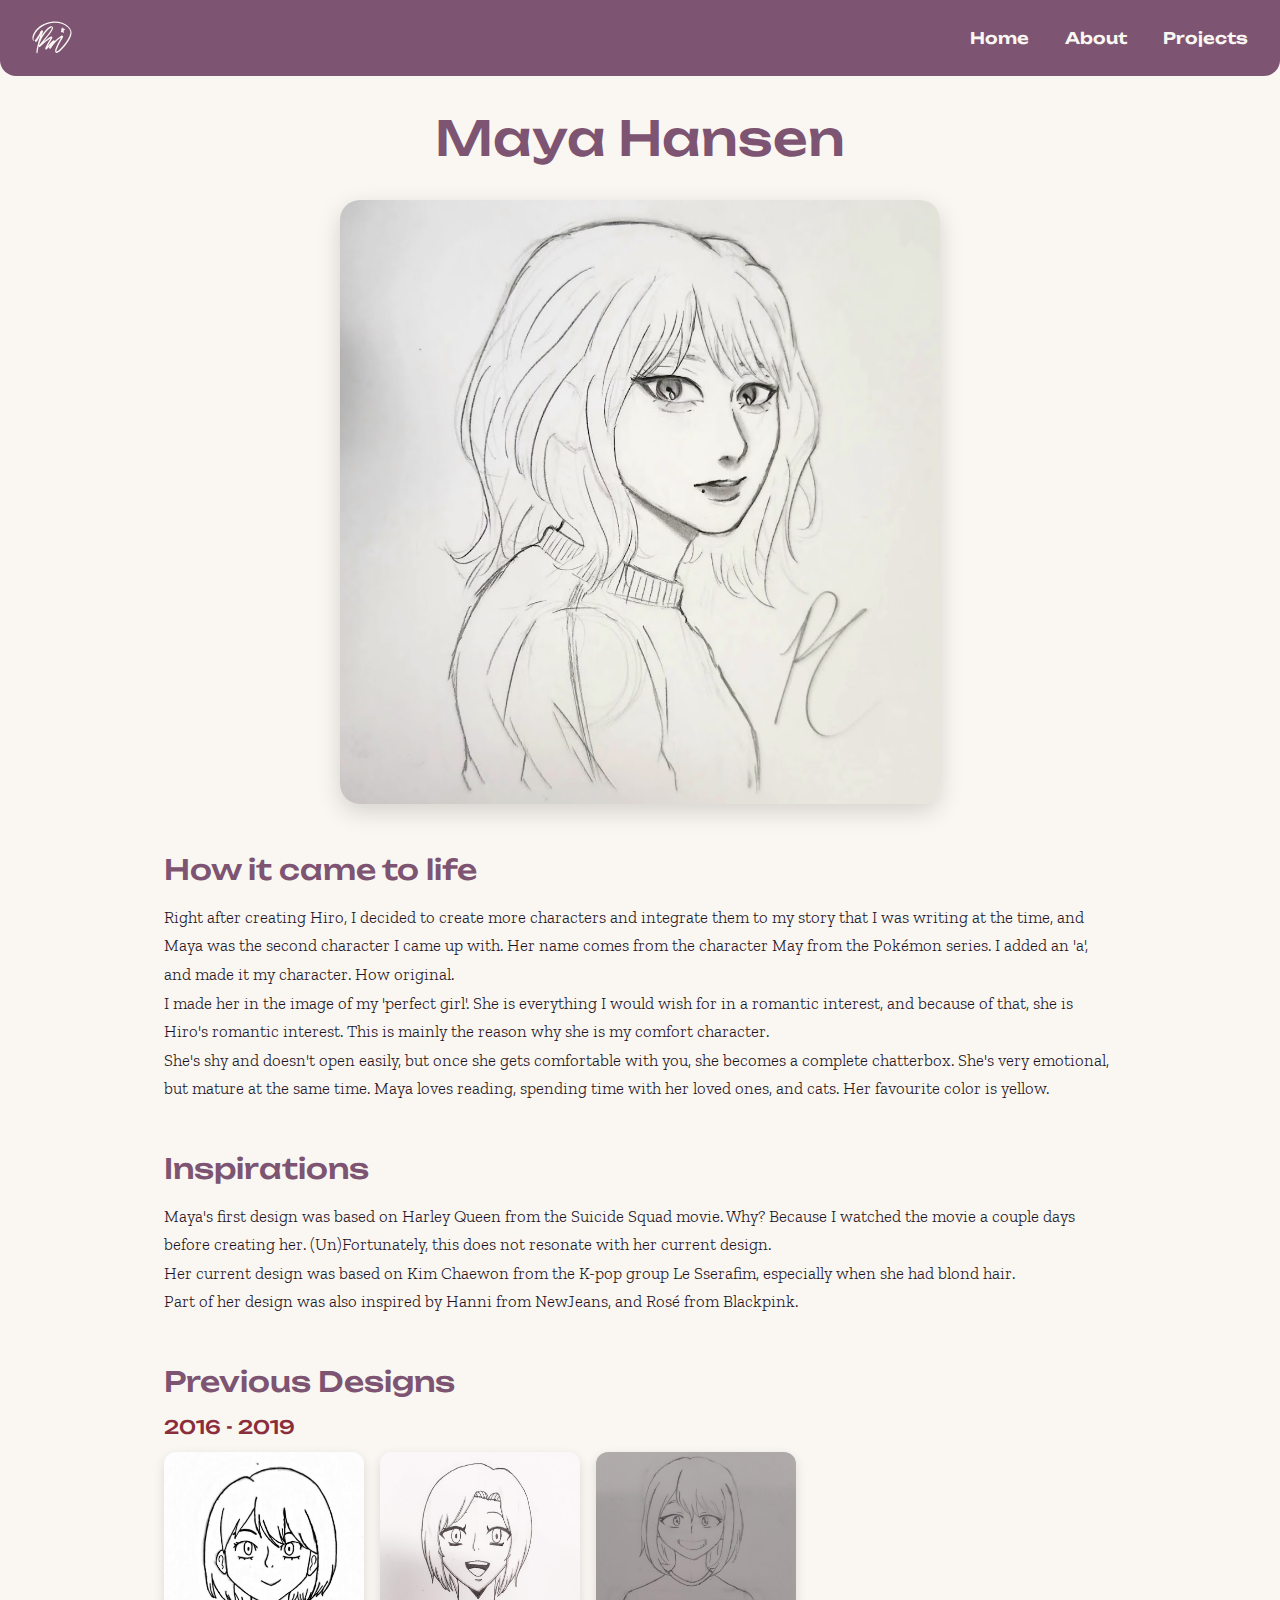
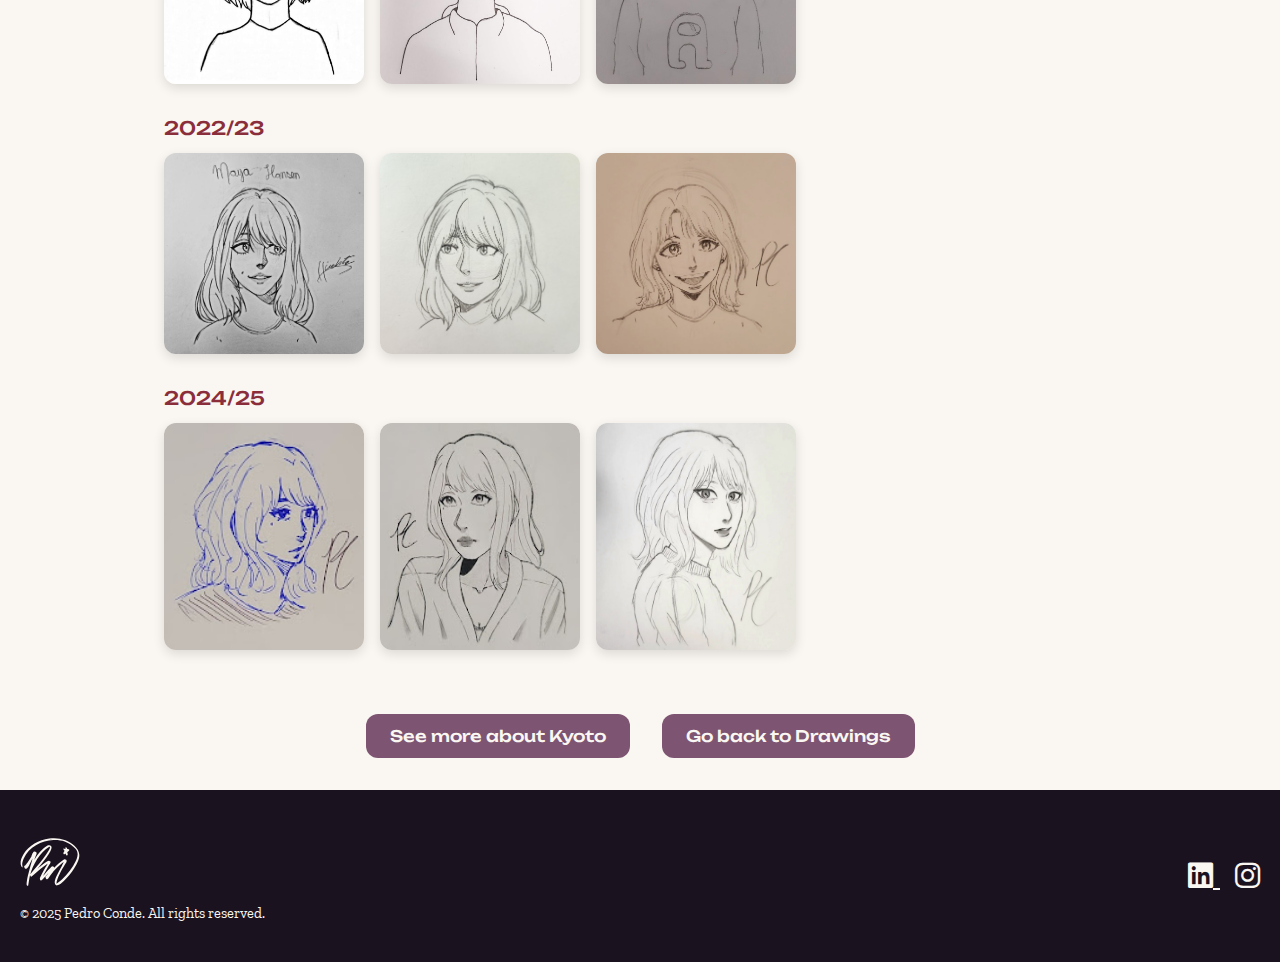
<file: maya.html>
<!DOCTYPE html>
<html lang="en">
<head>
  <meta charset="UTF-8" />
  <meta name="viewport" content="width=device-width, initial-scale=1.0"/>
  <title>Hiro Mashida</title>

  <link rel="stylesheet" href="https://cdnjs.cloudflare.com/ajax/libs/font-awesome/6.4.0/css/all.min.css" />
  <link rel="stylesheet" href="style.css" />
  <link rel="stylesheet" href="hiro.css" />
  <link href="https://fonts.googleapis.com/css2?family=Unbounded:wght@300;500&family=Zilla+Slab&display=swap" rel="stylesheet" />
</head>
<body>
  <!-- NAVBAR -->
  <header class="navbar">
    <a href="index.html" class="logo">
      <img src="assets/images/Logo_color2.svg" alt="Pedro Conde Logo" />
    </a>

    <!-- Desktop Nav -->
    <nav class="nav-links desktop-nav">
      <a href="index.html" class="nav-link active">Home</a>
      <a href="about.html" class="nav-link">About</a>
      <a href="projects.html" class="nav-link">Projects</a>
    </nav>

    <!-- Mobile Hamburger -->
    <div class="mobile-menu-icon" id="hamburger">
      <span></span>
      <span></span>
      <span></span>
    </div>
  </header>

  <!-- Mobile Nav -->
  <nav class="nav-links mobile-nav" id="mobileNav">
    <a href="index.html" class="active">Home</a>
    <a href="about.html">About</a>
    <a href="projects.html">Projects</a>
  </nav>

  <main class="character-page">
    <h1 class="character-name">Maya Hansen</h1>
    <img src="assets/drawings/maya.jpg" alt="Hiro Mashida" class="character-image" />

    <section class="character-section">
      <h2>How it came to life</h2>
      <p>
        Right after creating Hiro, I decided to create more characters and integrate them to my story that I was writing at the time, and 
        Maya was the second character I came up with. Her name comes from the character May from the Pokémon series. I added an 'a', and made it
        my character. How original.
        </p>
        <p>I made her in the image of my 'perfect girl'. She is everything I would wish for in a romantic interest, and because of that, she is
          Hiro's romantic interest. This is mainly the reason why she is my comfort character.
        </p>
        <p>She's shy and doesn't open easily, but once she gets comfortable with you, she becomes a complete chatterbox. She's very emotional, but
          mature at the same time. Maya loves reading, spending time with her loved ones, and cats. Her favourite color is yellow.
        </p>
    </section>

    <section class="character-section">
      <h2>Inspirations</h2>
      <p>
        Maya's first design was based on Harley Queen from the Suicide Squad movie. Why? Because I watched the movie a couple days before creating her.
        (Un)Fortunately, this does not resonate with her current design.
      </p>
      <p>
        Her current design was based on Kim Chaewon from the K-pop group Le Sserafim, especially when she had blond hair.
      </p>
      <p>
        Part of her design was also inspired by Hanni from NewJeans, and Rosé from Blackpink.
      </p>
    </section>

    <section class="character-section">
      <h2>Previous Designs</h2>

      <div class="year-block">
        <h3>2016 - 2019</h3>
        <div class="year-gallery">
          <img src="assets/drawings/maya1.jpg" alt="Hiro 2015 #1">
          <img src="assets/drawings/maya2.jpg" alt="Hiro 2015 #2">
          <img src="assets/drawings/maya3.jpg" alt="Hiro 2015 #3">
        </div>
      </div>

      <div class="year-block">
        <h3>2022/23</h3>
        <div class="year-gallery">
          <img src="assets/drawings/maya4.jpg" alt="Hiro 2020 #1">
          <img src="assets/drawings/maya5.jpg" alt="Hiro 2020 #2">
          <img src="assets/drawings/maya6.jpg" alt="Hiro 2020 #3">
        </div>
      </div>

      <div class="year-block">
        <h3>2024/25</h3>
        <div class="year-gallery">
          <img src="assets/drawings/maya7.jpeg" alt="Hiro 2022 #1">
          <img src="assets/drawings/maya8.jpg" alt="Hiro 2022 #2">
          <img src="assets/drawings/maya9.jpg" alt="Hiro 2022 #3">
        </div>
      </div>
    </section>

    <div class="button-row">
      <a href="kyoto.html" class="brand-button">See more about Kyoto</a>
      <a href="projects.html" class="brand-button">Go back to Drawings</a>
    </div>
  </main>

  <footer class="footer">
  <div class="footer-content">
    <div class="footer-left">
      <img src="assets/images/Logo_dark.svg" alt="Logo" class="footer-logo" />
      <p>&copy; 2025 Pedro Conde. All rights reserved.</p>
    </div>
    <div class="footer-right">
      <a href="https://www.linkedin.com/in/pedro-conde-a62245355/" target="_blank" aria-label="LinkedIn">
        <i class="fab fa-linkedin"></i>
      </a>
      <a href="https://www.instagram.com/hirohtm/" target="_blank" aria-label="Instagram">
        <i class="fab fa-instagram"></i>
      </a>
    </div>
  </div>
</footer>

<script>
    // Highlight current page link
  const links = document.querySelectorAll('.nav-link, .mobile-nav a');
  const path = window.location.pathname.split("/").pop();

  links.forEach(link => {
    if (link.getAttribute("href") === path) {
      link.classList.add("active");
    } else {
      link.classList.remove("active");
    }
  });
</script>
</body>
</html>
</file>
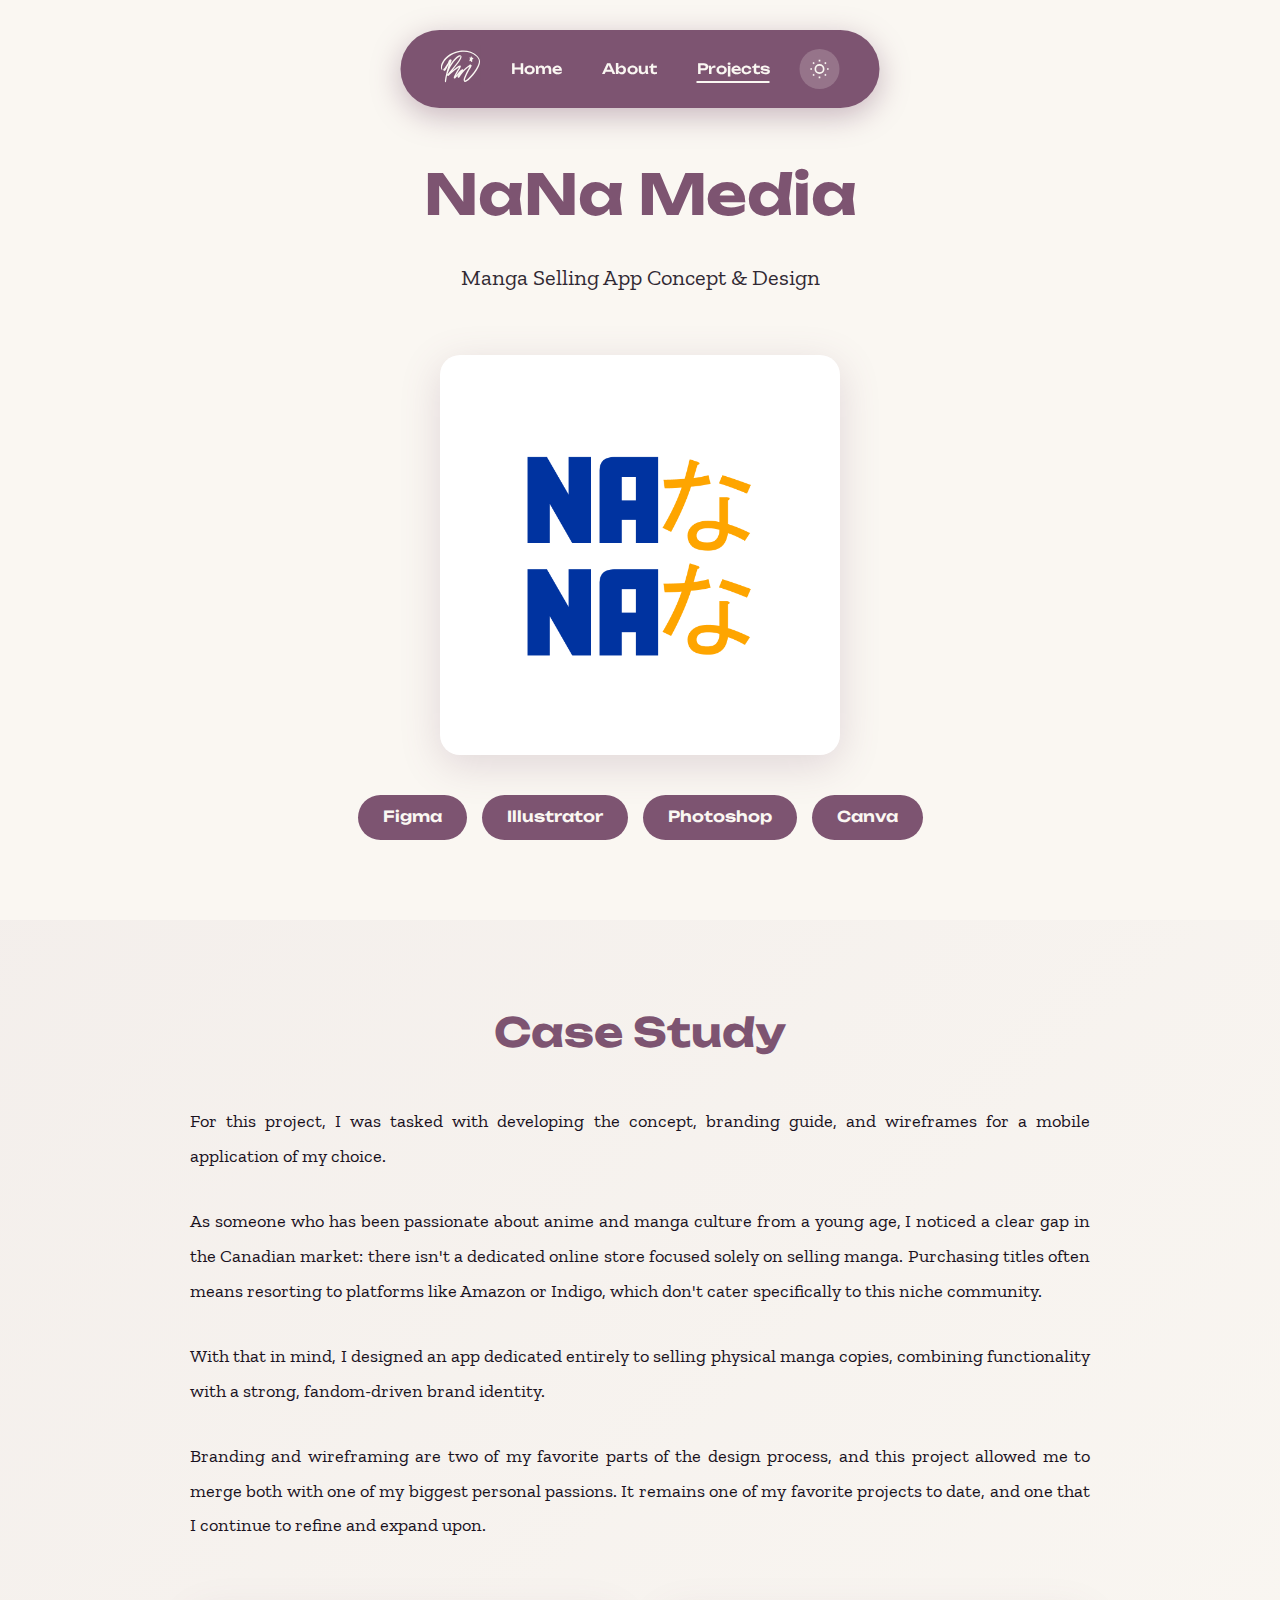
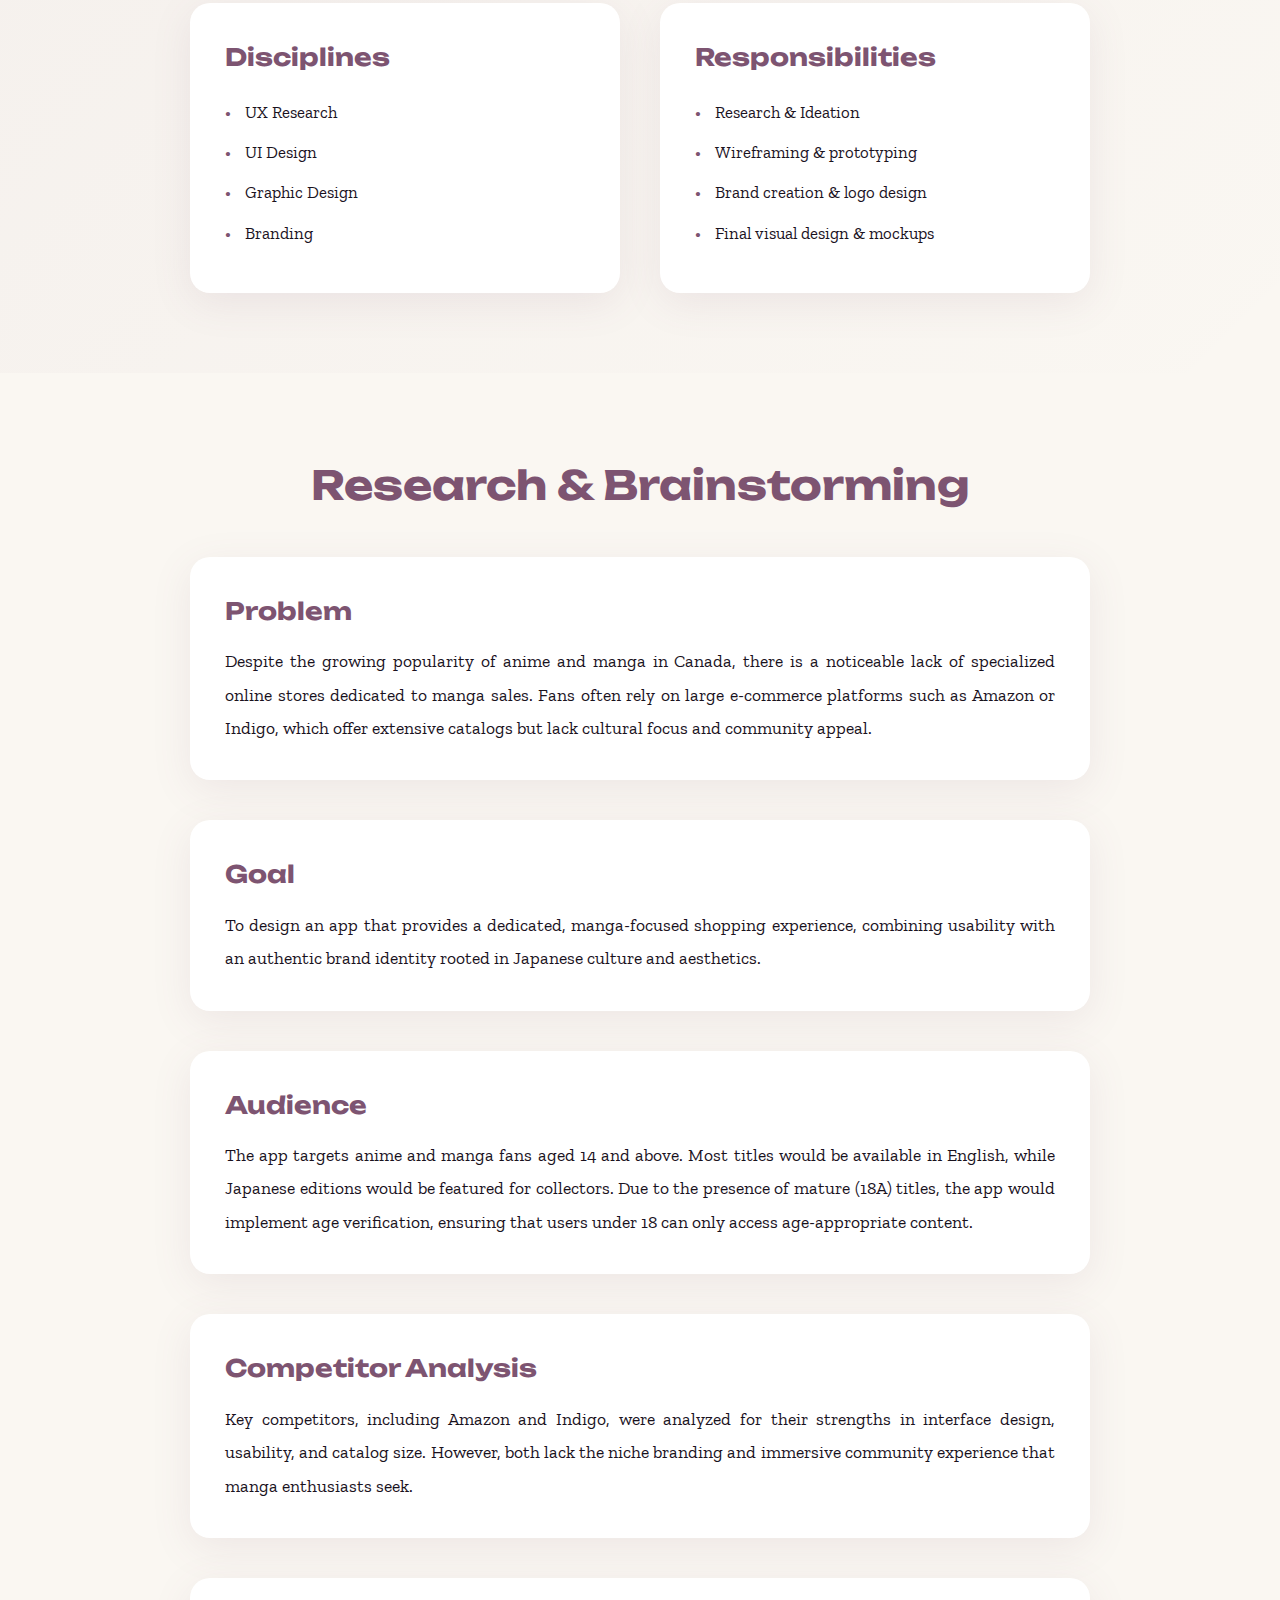
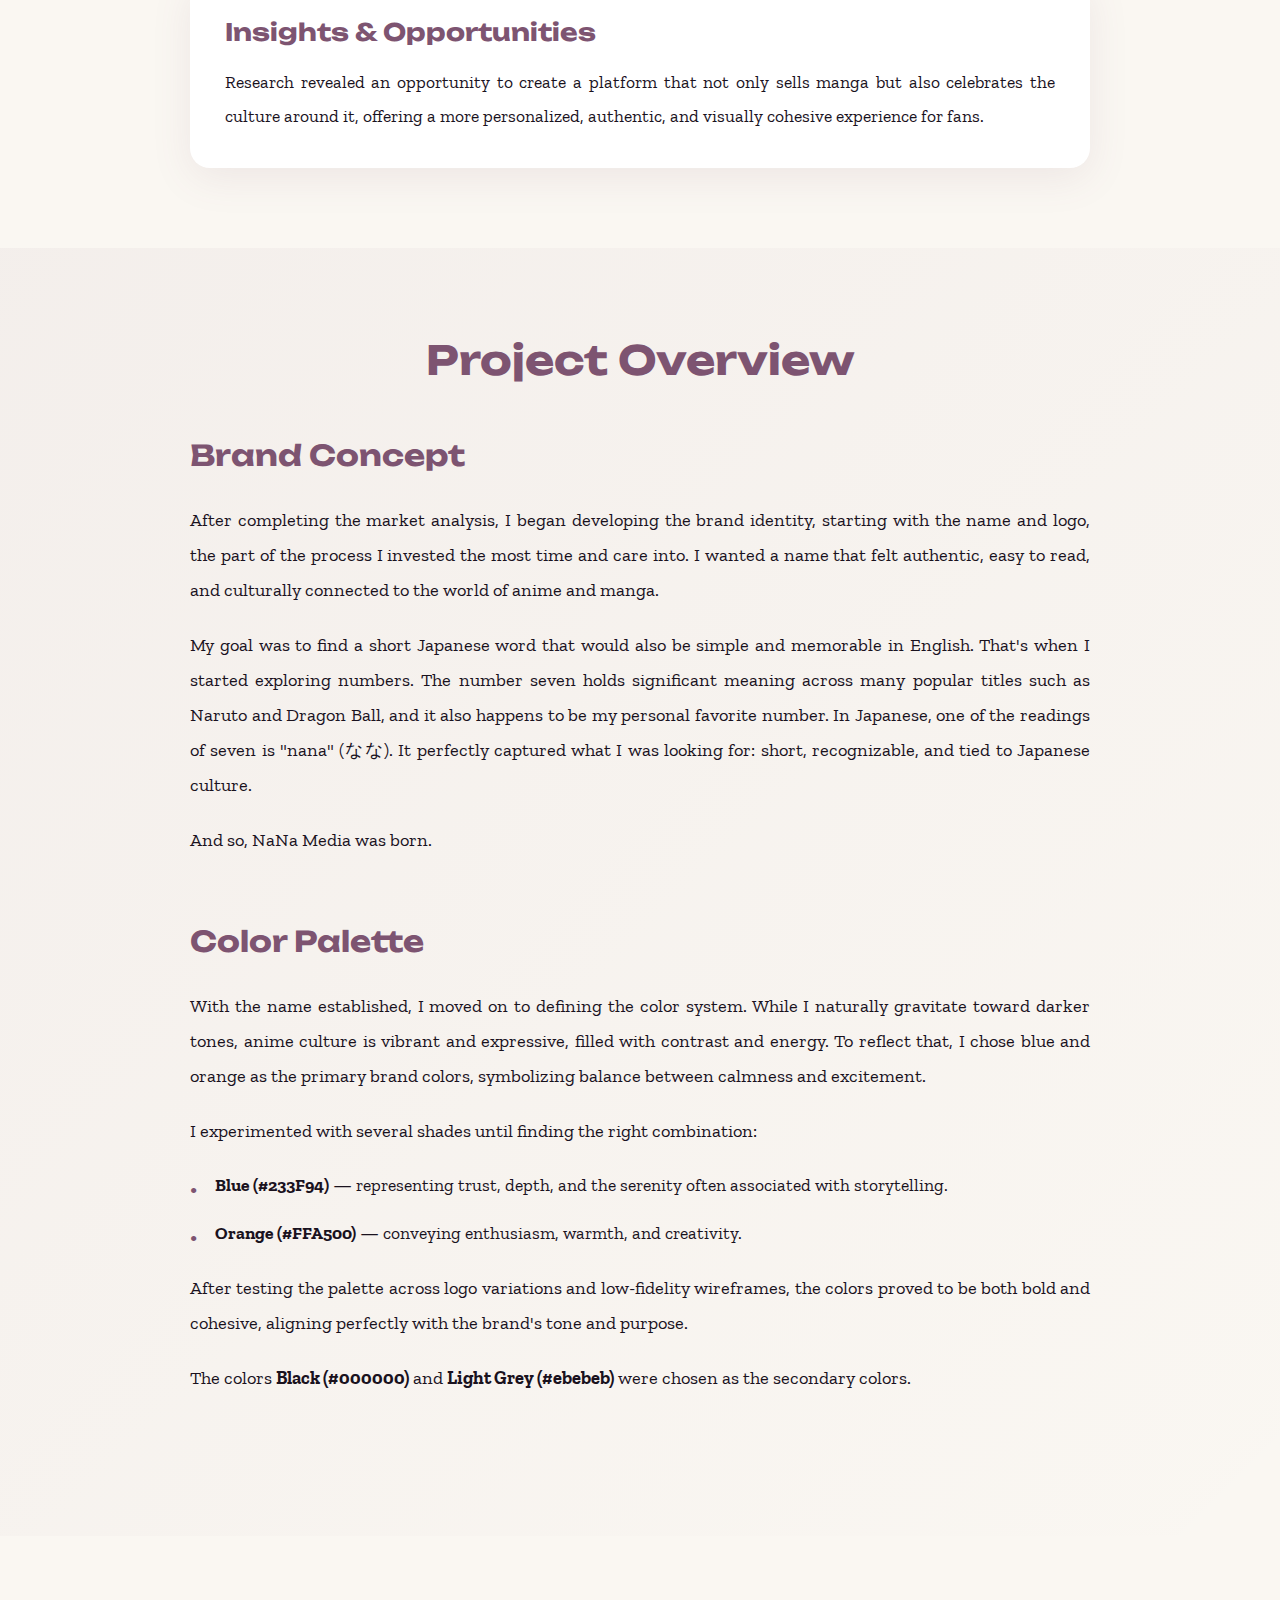
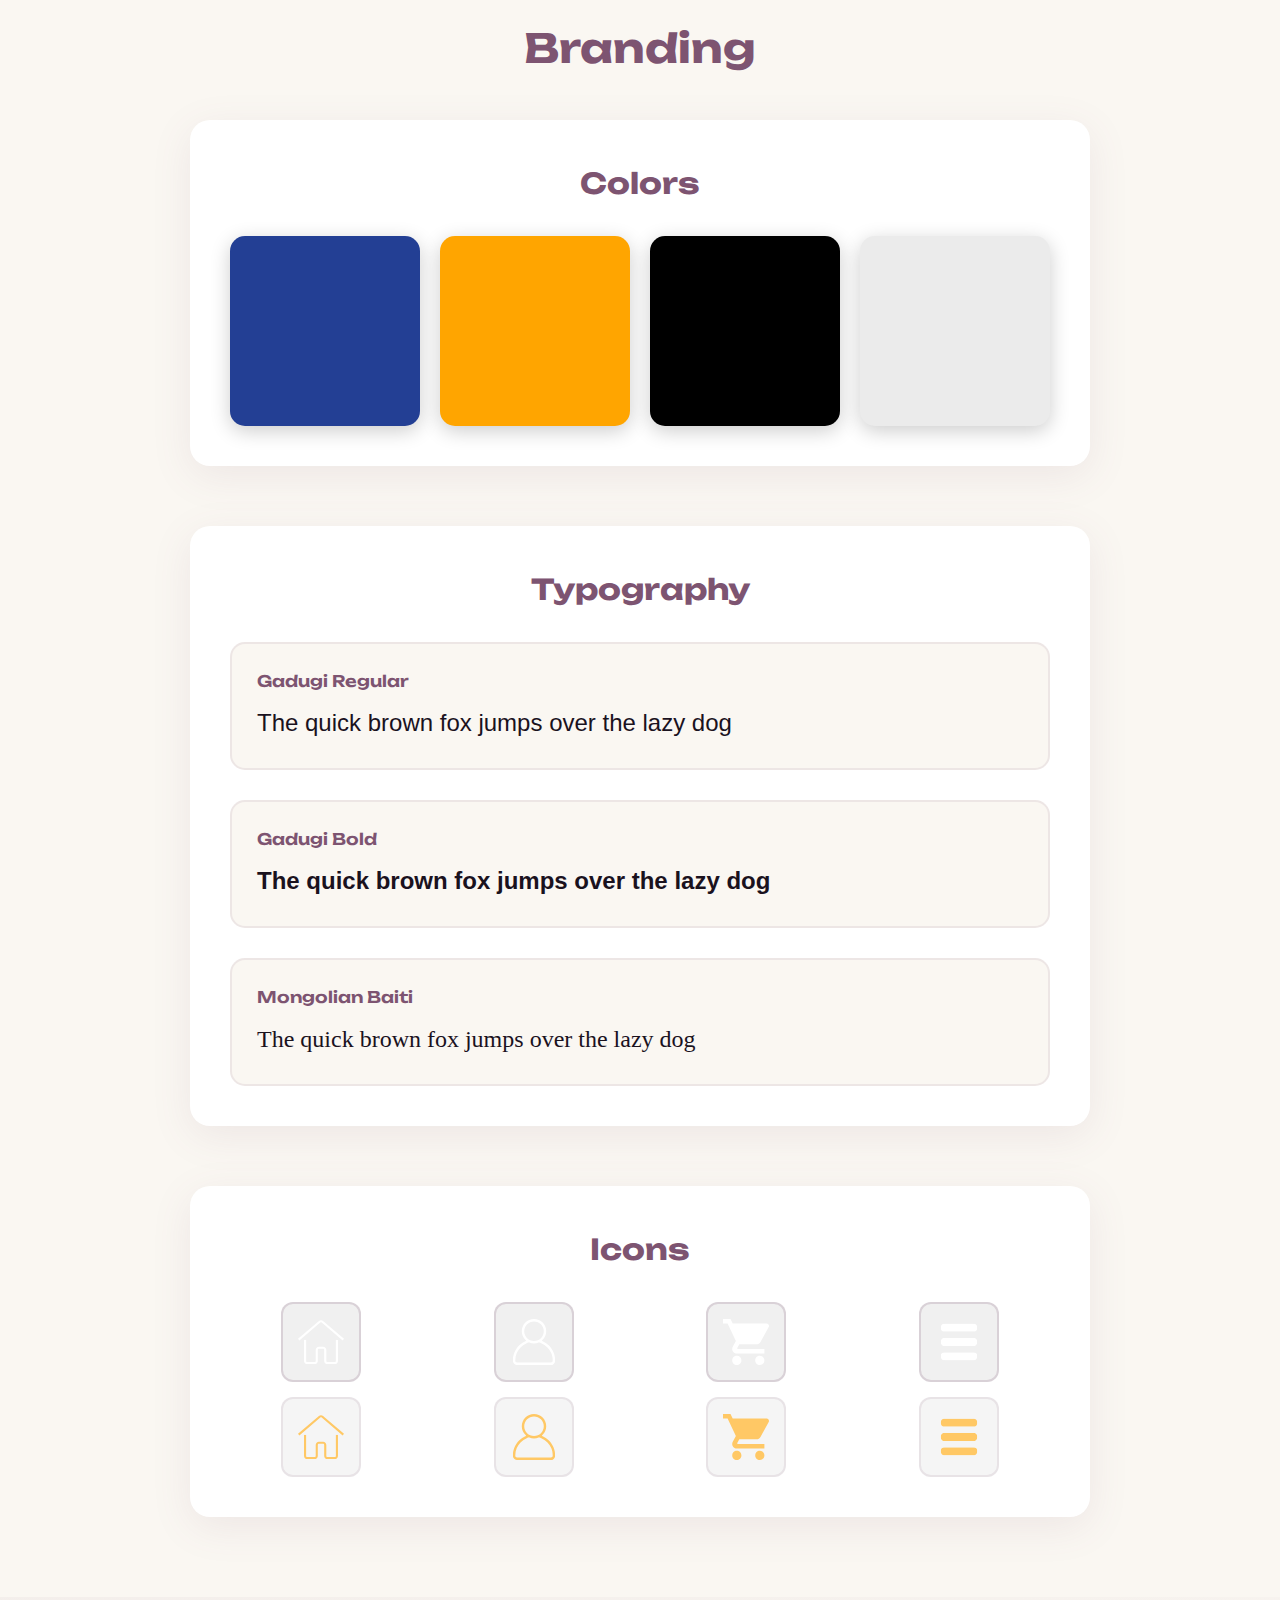
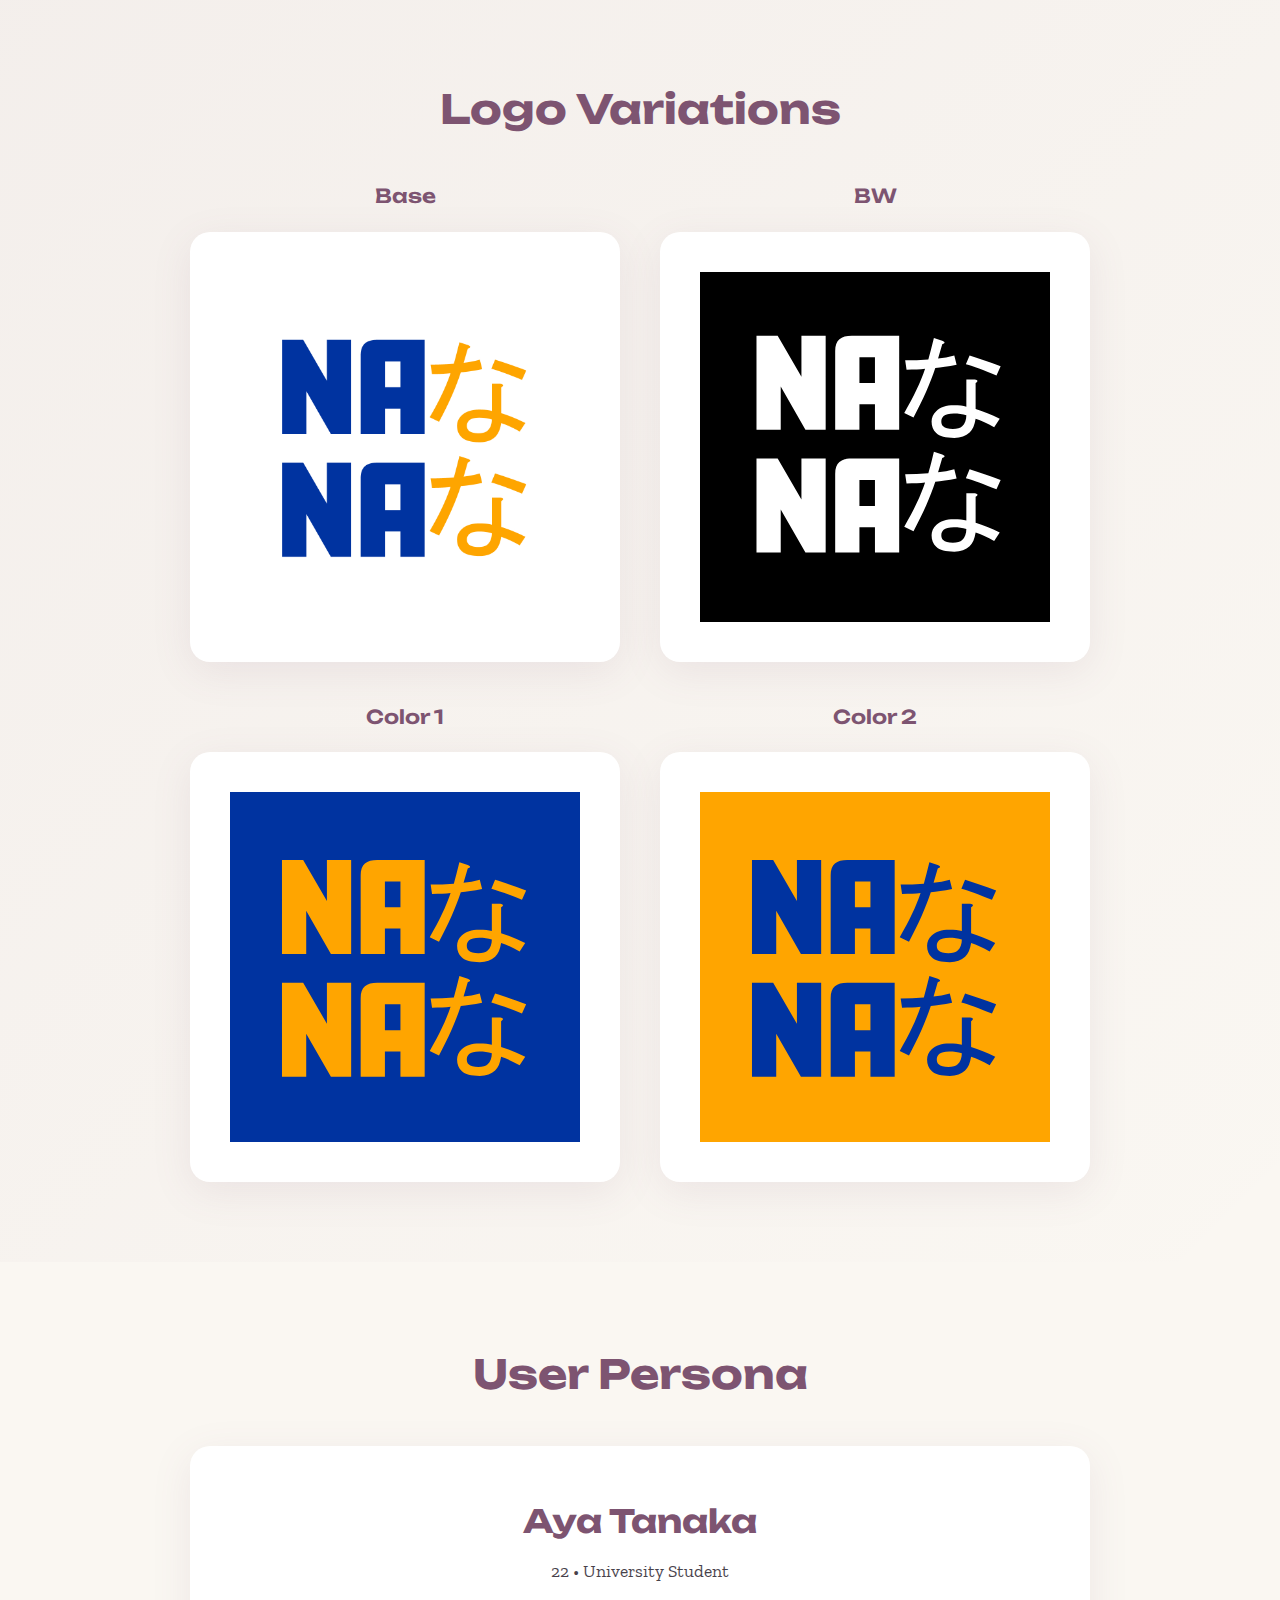
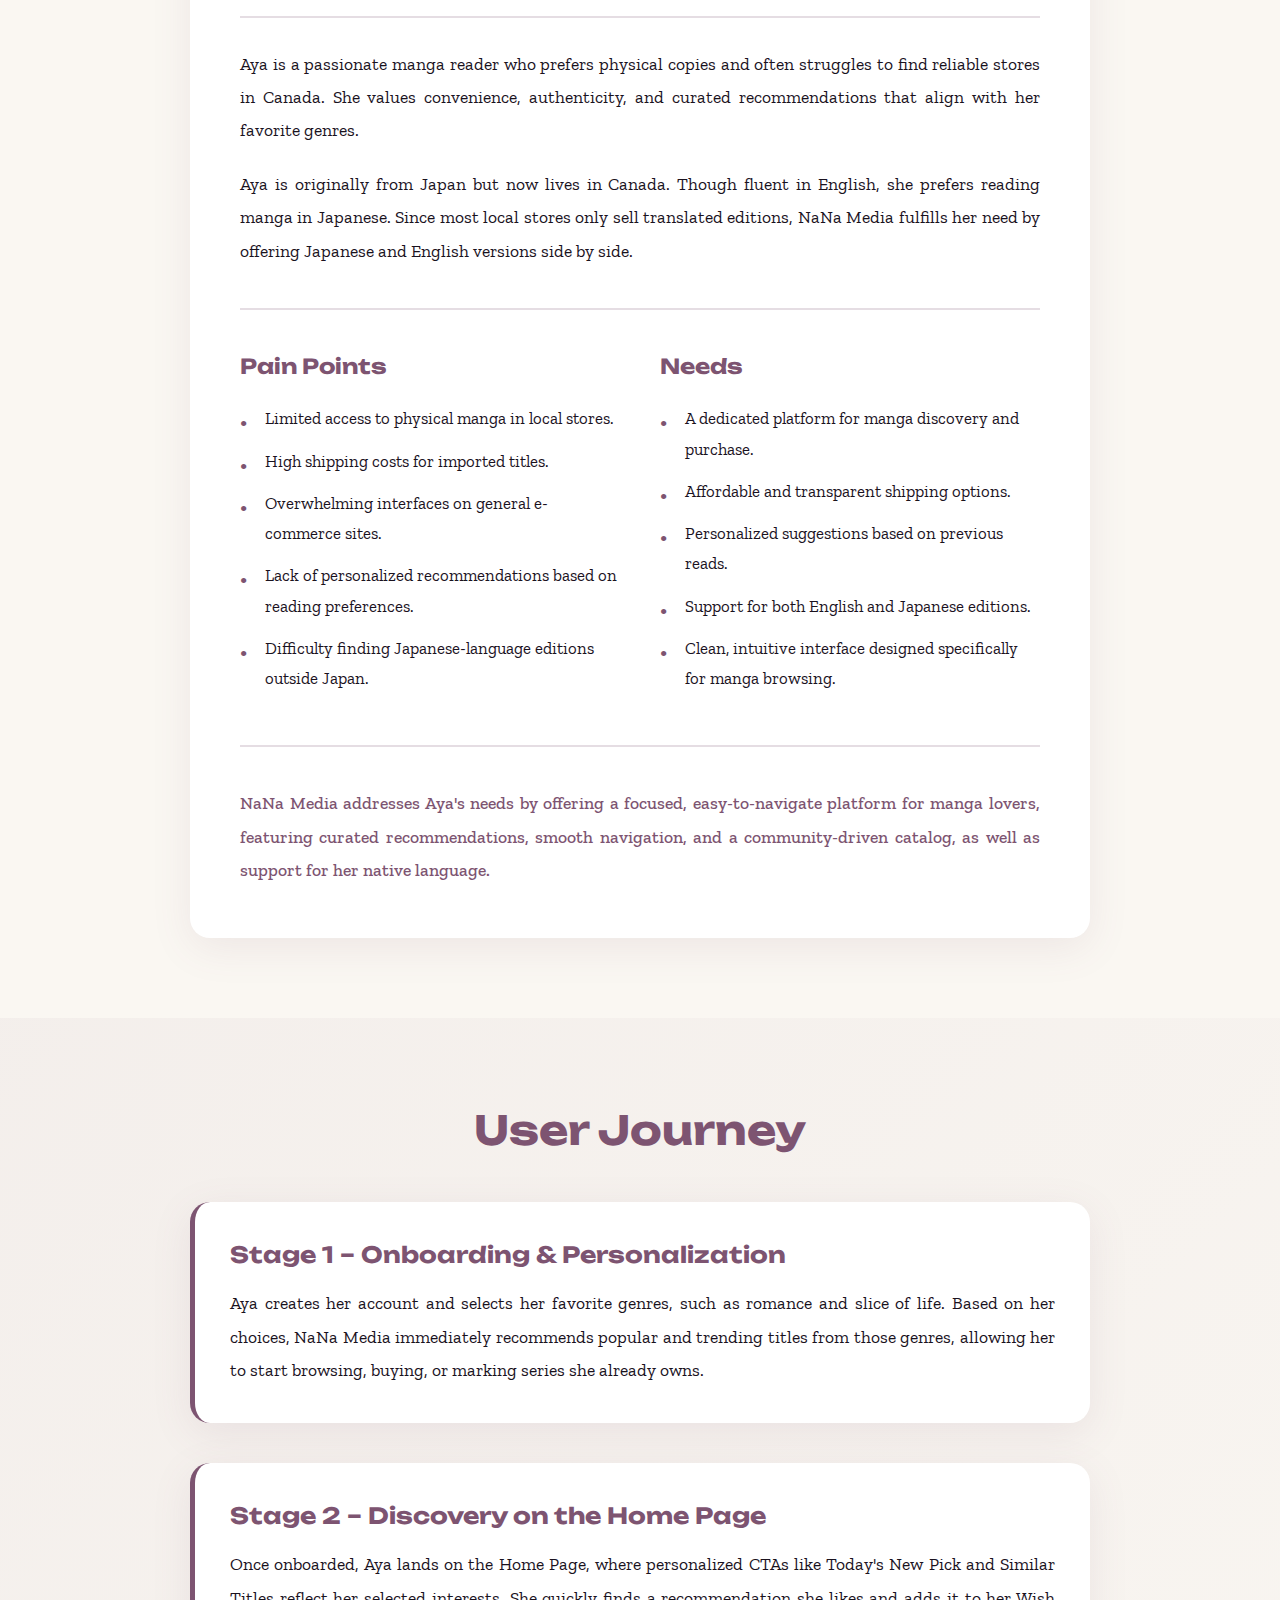
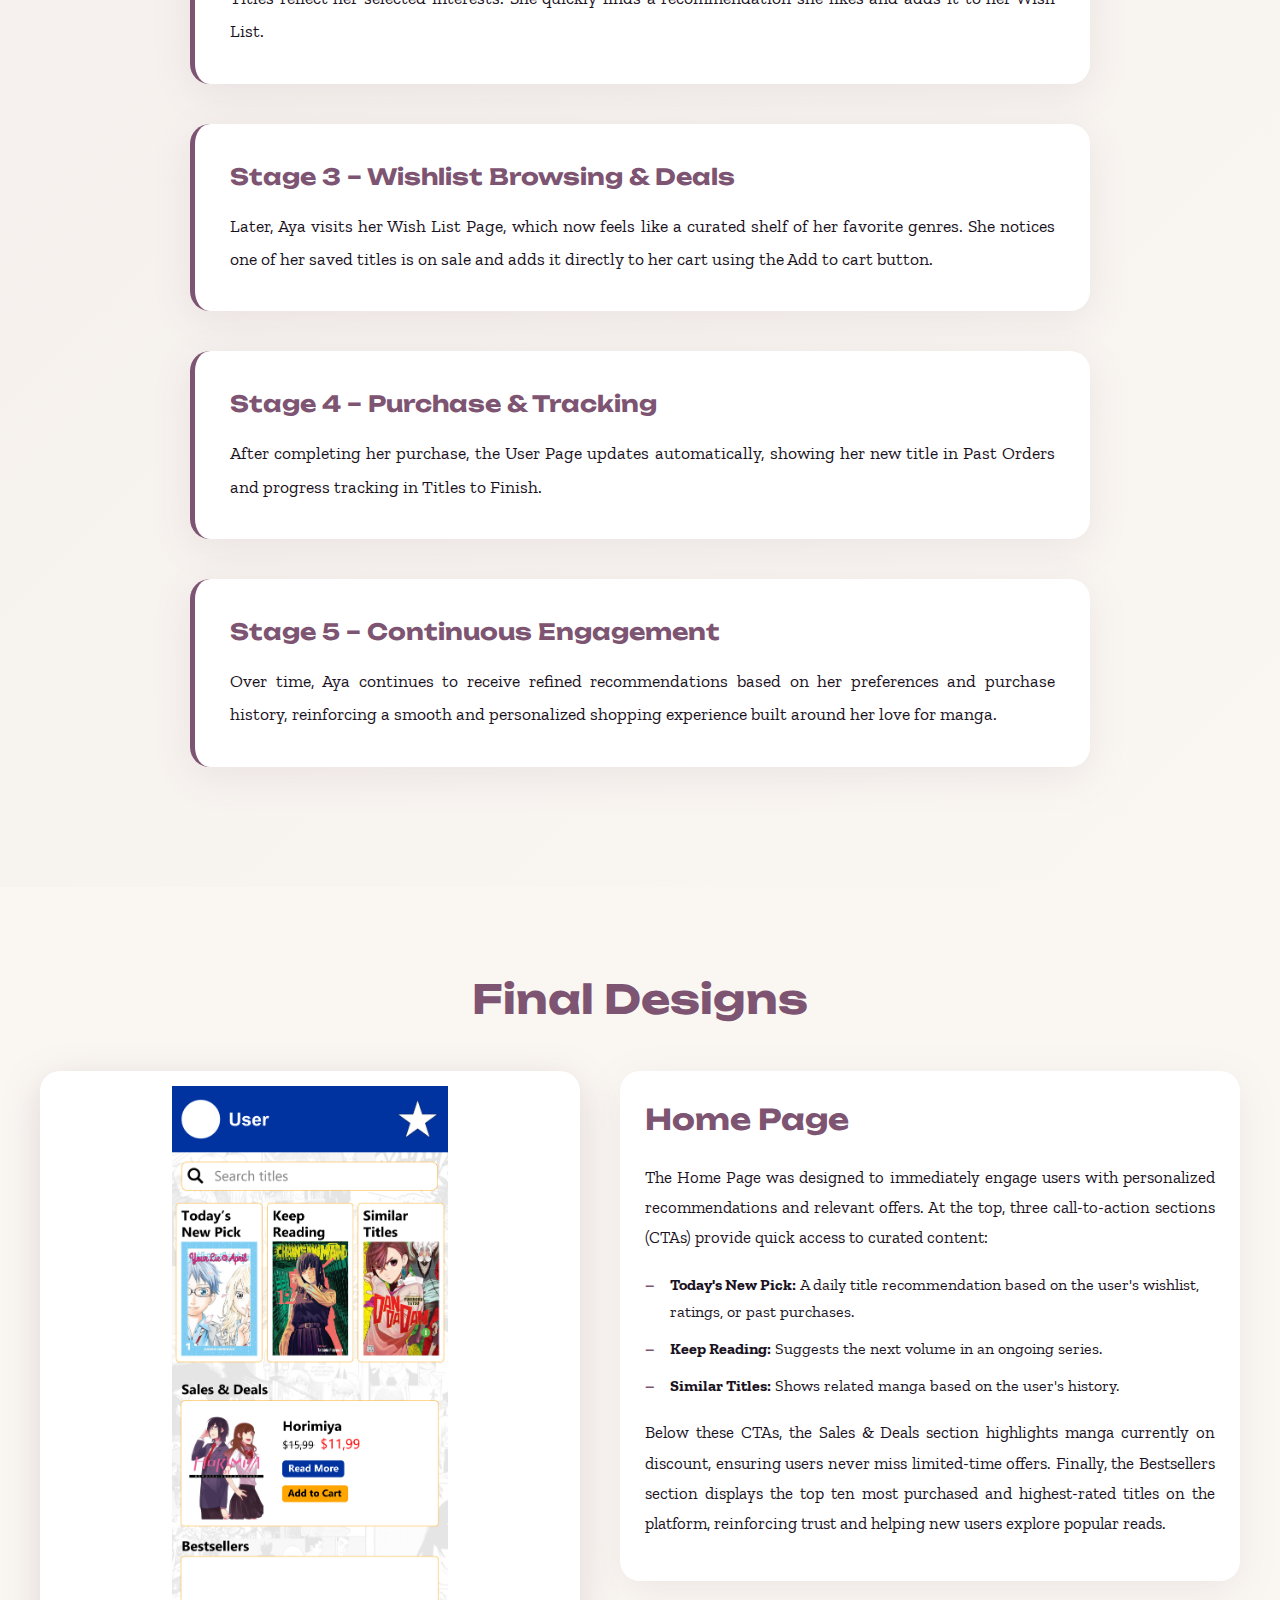
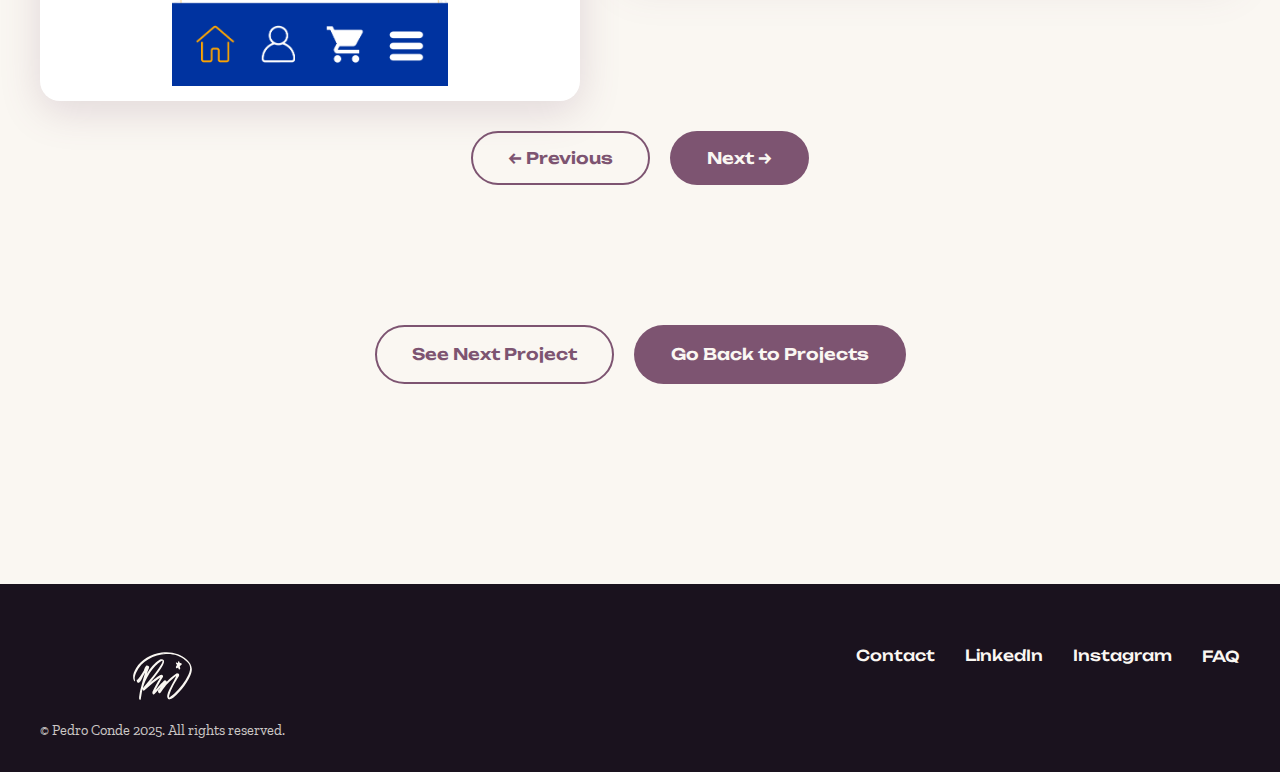
<file: nana.html>
<!DOCTYPE html>
<html lang="en">
<head>
    <meta charset="UTF-8">
    <meta name="viewport" content="width=device-width, initial-scale=1.0">
    <title>NaNa Media App - Pedro Conde</title>
    
    <!-- Google Fonts -->
    <link rel="preconnect" href="https://fonts.googleapis.com">
    <link rel="preconnect" href="https://fonts.gstatic.com" crossorigin>
    <link href="https://fonts.googleapis.com/css2?family=Unbounded:wght@300;400;600;700&family=Zilla+Slab:wght@300;400;500;600&family=Allura&display=swap" rel="stylesheet">
    
    <link rel="icon" type="image/png" href="logo.svg" />

    <link rel="stylesheet" href="global.css">
    <link rel="stylesheet" href="nana.css">
</head>
<body>
    <!-- Navbar -->
    <nav class="navbar" id="navbar">
        <div class="navbar-container">
            <a href="index.html" class="logo">
                <img src="logo.svg" alt="Pedro Conde Logo">
            </a>
            
            <div class="nav-right">
                <ul class="nav-links" id="navLinks">
                    <li><a href="index.html">Home</a></li>
                    <li><a href="about.html">About</a></li>
                    <li><a href="projects.html" class="active">Projects</a></li>
                </ul>
                
                <button class="dark-mode-toggle" aria-label="Toggle dark mode">
                    <svg class="sun-icon" width="20" height="20" viewBox="0 0 24 24" fill="none" stroke="currentColor" stroke-width="2">
                        <circle cx="12" cy="12" r="5"/>
                        <line x1="12" y1="1" x2="12" y2="3"/>
                        <line x1="12" y1="21" x2="12" y2="23"/>
                        <line x1="4.22" y1="4.22" x2="5.64" y2="5.64"/>
                        <line x1="18.36" y1="18.36" x2="19.78" y2="19.78"/>
                        <line x1="1" y1="12" x2="3" y2="12"/>
                        <line x1="21" y1="12" x2="23" y2="12"/>
                        <line x1="4.22" y1="19.78" x2="5.64" y2="18.36"/>
                        <line x1="18.36" y1="5.64" x2="19.78" y2="4.22"/>
                    </svg>
                    <svg class="moon-icon" width="20" height="20" viewBox="0 0 24 24" fill="none" stroke="currentColor" stroke-width="2">
                        <path d="M21 12.79A9 9 0 1 1 11.21 3 7 7 0 0 0 21 12.79z"/>
                    </svg>
                </button>
                
                <div class="hamburger" id="hamburger">
                    <span></span>
                    <span></span>
                    <span></span>
                </div>
            </div>
        </div>
    </nav>

    <!-- Main Content -->
    <main>
        <!-- Hero Section -->
        <section class="project-hero">
            <div class="container">
                <h1 class="project-title">NaNa Media</h1>
                <p class="project-subtitle">Manga Selling App Concept & Design</p>
                
                <div class="logo-display">
                    <img src="nana/Logo_For_Socials_NaNa.jpg" alt="NaNa Media Logo">
                </div>
                
                <div class="software-tags">
                    <span class="software-tag">Figma</span>
                    <span class="software-tag">Illustrator</span>
                    <span class="software-tag">Photoshop</span>
                    <span class="software-tag">Canva</span>
                </div>
            </div>
        </section>

        <!-- Case Study Section -->
        <section class="project-section case-study-section">
            <div class="container">
                <h2 class="section-title">Case Study</h2>
                
                <div class="section-content">
                    <p>For this project, I was tasked with developing the concept, branding guide, and wireframes for a mobile application of my choice.</p>
                    
                    <p>As someone who has been passionate about anime and manga culture from a young age, I noticed a clear gap in the Canadian market: there isn't a dedicated online store focused solely on selling manga. Purchasing titles often means resorting to platforms like Amazon or Indigo, which don't cater specifically to this niche community.</p>
                    
                    <p>With that in mind, I designed an app dedicated entirely to selling physical manga copies, combining functionality with a strong, fandom-driven brand identity.</p>
                    
                    <p>Branding and wireframing are two of my favorite parts of the design process, and this project allowed me to merge both with one of my biggest personal passions. It remains one of my favorite projects to date, and one that I continue to refine and expand upon.</p>
                </div>
                
                <!-- Project Details Grid -->
                <div class="project-details">
                    <div class="detail-card">
                        <h3>Disciplines</h3>
                        <ul>
                            <li>UX Research</li>
                            <li>UI Design</li>
                            <li>Graphic Design</li>
                            <li>Branding</li>
                        </ul>
                    </div>
                    
                    <div class="detail-card">
                        <h3>Responsibilities</h3>
                        <ul>
                            <li>Research & Ideation</li>
                            <li>Wireframing & prototyping</li>
                            <li>Brand creation & logo design</li>
                            <li>Final visual design & mockups</li>
                        </ul>
                    </div>
                </div>
            </div>
        </section>

        <!-- Research Section -->
        <section class="project-section research-section">
            <div class="container">
                <h2 class="section-title">Research & Brainstorming</h2>
                
                <div class="research-grid">
                    <div class="research-item">
                        <h3>Problem</h3>
                        <p>Despite the growing popularity of anime and manga in Canada, there is a noticeable lack of specialized online stores dedicated to manga sales. Fans often rely on large e-commerce platforms such as Amazon or Indigo, which offer extensive catalogs but lack cultural focus and community appeal.</p>
                    </div>
                    
                    <div class="research-item">
                        <h3>Goal</h3>
                        <p>To design an app that provides a dedicated, manga-focused shopping experience, combining usability with an authentic brand identity rooted in Japanese culture and aesthetics.</p>
                    </div>
                    
                    <div class="research-item">
                        <h3>Audience</h3>
                        <p>The app targets anime and manga fans aged 14 and above. Most titles would be available in English, while Japanese editions would be featured for collectors. Due to the presence of mature (18A) titles, the app would implement age verification, ensuring that users under 18 can only access age-appropriate content.</p>
                    </div>
                    
                    <div class="research-item">
                        <h3>Competitor Analysis</h3>
                        <p>Key competitors, including Amazon and Indigo, were analyzed for their strengths in interface design, usability, and catalog size. However, both lack the niche branding and immersive community experience that manga enthusiasts seek.</p>
                    </div>
                    
                    <div class="research-item">
                        <h3>Insights & Opportunities</h3>
                        <p>Research revealed an opportunity to create a platform that not only sells manga but also celebrates the culture around it, offering a more personalized, authentic, and visually cohesive experience for fans.</p>
                    </div>
                </div>
            </div>
        </section>

        <!-- Project Overview Section -->
        <section class="project-section overview-section">
            <div class="container">
                <h2 class="section-title">Project Overview</h2>
                
                <div class="overview-content">
                    <div class="overview-subsection">
                        <h3>Brand Concept</h3>
                        <p>After completing the market analysis, I began developing the brand identity, starting with the name and logo, the part of the process I invested the most time and care into. I wanted a name that felt authentic, easy to read, and culturally connected to the world of anime and manga.</p>
                        
                        <p>My goal was to find a short Japanese word that would also be simple and memorable in English. That's when I started exploring numbers. The number seven holds significant meaning across many popular titles such as Naruto and Dragon Ball, and it also happens to be my personal favorite number. In Japanese, one of the readings of seven is "nana" (なな). It perfectly captured what I was looking for: short, recognizable, and tied to Japanese culture.</p>
                        
                        <p>And so, NaNa Media was born.</p>
                    </div>
                    
                    <div class="overview-subsection">
                        <h3>Color Palette</h3>
                        <p>With the name established, I moved on to defining the color system. While I naturally gravitate toward darker tones, anime culture is vibrant and expressive, filled with contrast and energy. To reflect that, I chose blue and orange as the primary brand colors, symbolizing balance between calmness and excitement.</p>
                        
                        <p>I experimented with several shades until finding the right combination:</p>
                        <ul>
                            <li><strong>Blue (#233F94)</strong> — representing trust, depth, and the serenity often associated with storytelling.</li>
                            <li><strong>Orange (#FFA500)</strong> — conveying enthusiasm, warmth, and creativity.</li>
                        </ul>
                        
                        <p>After testing the palette across logo variations and low-fidelity wireframes, the colors proved to be both bold and cohesive, aligning perfectly with the brand's tone and purpose.</p>
                        
                        <p>The colors <strong>Black (#000000)</strong> and <strong>Light Grey (#ebebeb)</strong> were chosen as the secondary colors.</p>
                    </div>
                </div>
            </div>
        </section>

        <!-- Branding Section -->
        <section class="project-section branding-section">
            <div class="container">
                <h2 class="section-title">Branding</h2>
                
                <div class="branding-grid">
                    <!-- Colors -->
                    <div class="branding-category">
                        <h3>Colors</h3>
                        <div class="color-swatches">
                            <div class="color-swatch" style="background-color: #233F94;" data-hex="#233F94">
                                <span class="hex-code">#233F94</span>
                            </div>
                            <div class="color-swatch" style="background-color: #FFA500;" data-hex="#FFA500">
                                <span class="hex-code">#FFA500</span>
                            </div>
                            <div class="color-swatch" style="background-color: #000000;" data-hex="#000000">
                                <span class="hex-code">#000000</span>
                            </div>
                            <div class="color-swatch" style="background-color: #ebebeb;" data-hex="#ebebeb">
                                <span class="hex-code">#ebebeb</span>
                            </div>
                        </div>
                    </div>
                    
                    <!-- Typography -->
                    <div class="branding-category">
                        <h3>Typography</h3>
                        <div class="typography-samples">
                            <div class="font-sample" style="font-family: 'Gadugi', sans-serif; font-weight: 400;">
                                <p class="font-name">Gadugi Regular</p>
                                <p class="font-display">The quick brown fox jumps over the lazy dog</p>
                            </div>
                            <div class="font-sample" style="font-family: 'Gadugi', sans-serif; font-weight: 700;">
                                <p class="font-name">Gadugi Bold</p>
                                <p class="font-display">The quick brown fox jumps over the lazy dog</p>
                            </div>
                            <div class="font-sample" style="font-family: 'Mongolian Baiti', serif;">
                                <p class="font-name">Mongolian Baiti</p>
                                <p class="font-display">The quick brown fox jumps over the lazy dog</p>
                            </div>
                        </div>
                    </div>
                    
                    <!-- Icons -->
                    <div class="branding-category icons-category">
                        <h3>Icons</h3>
                        <div class="icons-grid">
                            <div class="icon-pair">
                                <img src="nana/Home.svg" alt="Icon 1">
                                <img src="nana/Home_Orange.svg" alt="Icon 1 Active" class="icon-active">
                            </div>
                            <div class="icon-pair">
                                <img src="nana/User.svg" alt="Icon 2">
                                <img src="nana/User_Orange.svg" alt="Icon 2 Active" class="icon-active">
                            </div>
                            <div class="icon-pair">
                                <img src="nana/Cart.svg" alt="Icon 3">
                                <img src="nana/Cart_Orange.svg" alt="Icon 3 Active" class="icon-active">
                            </div>
                            <div class="icon-pair">
                                <img src="nana/Menu.svg" alt="Icon 4">
                                <img src="nana/Menu_Orange.svg" alt="Icon 4 Active" class="icon-active">
                            </div>
                        </div>
                    </div>
                </div>
            </div>
        </section>

        <!-- Logo Variations Section -->
        <section class="project-section logo-variations-section">
            <div class="container">
                <h2 class="section-title">Logo Variations</h2>
                
                <div class="logo-grid">
                    <div class="logo-variation">
                        <h4>Base</h4>
                        <div class="logo-container">
                            <img src="nana/Logo_For_Socials_NaNa.jpg" alt="Base Logo">
                        </div>
                    </div>
                    <div class="logo-variation">
                        <h4>BW</h4>
                        <div class="logo-container">
                            <img src="nana/BW_Logo.svg" alt="Black & White Logo">
                        </div>
                    </div>
                    <div class="logo-variation">
                        <h4>Color 1</h4>
                        <div class="logo-container">
                            <img src="nana/MonoColor_Logo1.svg" alt="Color 1 Logo">
                        </div>
                    </div>
                    <div class="logo-variation">
                        <h4>Color 2</h4>
                        <div class="logo-container">
                            <img src="nana/MonoColor_Logo2.svg" alt="Color 2 Logo">
                        </div>
                    </div>
                </div>
            </div>
        </section>

        <!-- User Persona Section -->
        <section class="project-section persona-section">
            <div class="container">
                <h2 class="section-title">User Persona</h2>
                
                <div class="persona-container">
                    <div class="persona-header">
                        <h3>Aya Tanaka</h3>
                        <p class="persona-meta">22 • University Student</p>
                    </div>
                    
                    <div class="persona-bio">
                        <p>Aya is a passionate manga reader who prefers physical copies and often struggles to find reliable stores in Canada. She values convenience, authenticity, and curated recommendations that align with her favorite genres.</p>
                        
                        <p>Aya is originally from Japan but now lives in Canada. Though fluent in English, she prefers reading manga in Japanese. Since most local stores only sell translated editions, NaNa Media fulfills her need by offering Japanese and English versions side by side.</p>
                    </div>
                    
                    <div class="persona-details">
                        <div class="persona-column">
                            <h4>Pain Points</h4>
                            <ul>
                                <li>Limited access to physical manga in local stores.</li>
                                <li>High shipping costs for imported titles.</li>
                                <li>Overwhelming interfaces on general e-commerce sites.</li>
                                <li>Lack of personalized recommendations based on reading preferences.</li>
                                <li>Difficulty finding Japanese-language editions outside Japan.</li>
                            </ul>
                        </div>
                        
                        <div class="persona-column">
                            <h4>Needs</h4>
                            <ul>
                                <li>A dedicated platform for manga discovery and purchase.</li>
                                <li>Affordable and transparent shipping options.</li>
                                <li>Personalized suggestions based on previous reads.</li>
                                <li>Support for both English and Japanese editions.</li>
                                <li>Clean, intuitive interface designed specifically for manga browsing.</li>
                            </ul>
                        </div>
                    </div>
                    
                    <div class="persona-solution">
                        <p>NaNa Media addresses Aya's needs by offering a focused, easy-to-navigate platform for manga lovers, featuring curated recommendations, smooth navigation, and a community-driven catalog, as well as support for her native language.</p>
                    </div>
                </div>
            </div>
        </section>

        <!-- User Journey Section -->
        <section class="project-section journey-section">
            <div class="container">
                <h2 class="section-title">User Journey</h2>
                
                <div class="journey-content">
                    <div class="journey-stage">
                        <h3>Stage 1 – Onboarding & Personalization</h3>
                        <p>Aya creates her account and selects her favorite genres, such as romance and slice of life. Based on her choices, NaNa Media immediately recommends popular and trending titles from those genres, allowing her to start browsing, buying, or marking series she already owns.</p>
                    </div>
                    
                    <div class="journey-stage">
                        <h3>Stage 2 – Discovery on the Home Page</h3>
                        <p>Once onboarded, Aya lands on the Home Page, where personalized CTAs like Today's New Pick and Similar Titles reflect her selected interests. She quickly finds a recommendation she likes and adds it to her Wish List.</p>
                    </div>
                    
                    <div class="journey-stage">
                        <h3>Stage 3 – Wishlist Browsing & Deals</h3>
                        <p>Later, Aya visits her Wish List Page, which now feels like a curated shelf of her favorite genres. She notices one of her saved titles is on sale and adds it directly to her cart using the Add to cart button.</p>
                    </div>
                    
                    <div class="journey-stage">
                        <h3>Stage 4 – Purchase & Tracking</h3>
                        <p>After completing her purchase, the User Page updates automatically, showing her new title in Past Orders and progress tracking in Titles to Finish.</p>
                    </div>
                    
                    <div class="journey-stage">
                        <h3>Stage 5 – Continuous Engagement</h3>
                        <p>Over time, Aya continues to receive refined recommendations based on her preferences and purchase history, reinforcing a smooth and personalized shopping experience built around her love for manga.</p>
                    </div>
                </div>
            </div>
        </section>

        <!-- Final Designs Section -->
        <section class="project-section wireframes-section">
            <div class="container">
                <h2 class="section-title">Final Designs</h2>
                
                <div class="wireframe-viewer">
                    <div class="wireframe-display">
                        <div class="wireframe-image">
                            <img src="nana/Home-Page-Mockup.jpg" alt="Home Page Wireframe" id="wireframeImage">
                        </div>
                        <div class="wireframe-info" id="wireframeInfo">
                            <h3 id="wireframeTitle">Home Page</h3>
                            <div id="wireframeDescription">
                                <p>The Home Page was designed to immediately engage users with personalized recommendations and relevant offers. At the top, three call-to-action sections (CTAs) provide quick access to curated content:</p>
                                <ul>
                                    <li><strong>Today's New Pick:</strong> A daily title recommendation based on the user's wishlist, ratings, or past purchases.</li>
                                    <li><strong>Keep Reading:</strong> Suggests the next volume in an ongoing series.</li>
                                    <li><strong>Similar Titles:</strong> Shows related manga based on the user's history.</li>
                                </ul>
                                <p>Below these CTAs, the Sales & Deals section highlights manga currently on discount, ensuring users never miss limited-time offers. Finally, the Bestsellers section displays the top ten most purchased and highest-rated titles on the platform, reinforcing trust and helping new users explore popular reads.</p>
                            </div>
                        </div>
                    </div>
                    
                    <div class="wireframe-controls">
                        <button class="btn btn-secondary" id="prevWireframe">← Previous</button>
                        <button class="btn btn-primary" id="nextWireframe">Next →</button>
                    </div>
                </div>
            </div>
        </section>

        <!-- Navigation Buttons -->
        <section class="project-navigation">
            <div class="container">
                <div class="nav-buttons">
                    <a href="notebox.html" class="btn btn-secondary">See Next Project</a>
                    <a href="projects.html" class="btn btn-primary">Go Back to Projects</a>
                </div>
            </div>
        </section>
    </main>

    <!-- Footer -->
    <footer class="footer">
        <div class="container">
            <div class="footer-content">
                <div class="footer-left">
                    <img src="Logo_dark.svg" alt="Pedro Conde Logo" class="footer-logo">
                    <p class="copyright">&copy; Pedro Conde 2025. All rights reserved.</p>
                </div>
                <div class="footer-right">
                    <a href="contact.html" class="footer-link">Contact</a>
                    <a href="https://www.linkedin.com/in/pedro-conde-a62245355/" target="_blank" class="footer-link">LinkedIn</a>
                    <a href="https://www.instagram.com/hirohtm/" target="_blank" class="footer-link">Instagram</a>
                    <button class="footer-link faq-trigger" id="faqTrigger">FAQ</button>
                </div>
            </div>
        </div>
    </footer>

    <!-- FAQ Modal -->
    <div class="faq-overlay" id="faqOverlay">
        <div class="faq-modal" id="faqModal">
            <button class="faq-close" id="faqClose">&times;</button>
            <h2>Frequently Asked Questions</h2>
            
            <div class="faq-item">
                <button class="faq-question">
                    What services do you offer?
                    <span class="faq-icon">+</span>
                </button>
                <div class="faq-answer">
                    <p>I offer a range of design services including branding, UI/UX design, illustration, web design, and visual storytelling. Each project is tailored to meet specific client needs.</p>
                    <p>Additionally, I also offer illustration services such as drawing requests, icons (for YouTube, Instagram, Twitch, etc.), stickers, and many more.</p>
                </div>
            </div>
            
            <div class="faq-item">
                <button class="faq-question">
                    How long does a typical project take?
                    <span class="faq-icon">+</span>
                </button>
                <div class="faq-answer">
                    <p>Project timelines vary depending on scope and complexity. Smaller projects may take 2-4 weeks, while larger branding or web design projects can take 6-12 weeks.</p>
                    <p>Same works for illustration projects, and the amount of assets requested. If it is just a single illustration, it may take 4-10 hours depending on complexity. More illustrations can take up to days.</p>
                </div>
            </div>
            
            <div class="faq-item">
                <button class="faq-question">
                    What is your design/drawing process?
                    <span class="faq-icon">+</span>
                </button>
                <div class="faq-answer">
                    <p>My process includes: discovery and research, concept development, design iterations, client feedback rounds, and final delivery with all necessary files and documentation.</p>
                    <p>The process is quite similar for illustrations, since I want to understand my client's needs before I start sketching. I also like to send the sketch for analysis before I start the lineart.</p>
                </div>
            </div>
            
            <div class="faq-item">
                <button class="faq-question">
                    Do you work with international clients?
                    <span class="faq-icon">+</span>
                </button>
                <div class="faq-answer">
                    <p>Yes! I work with clients worldwide and am experienced in remote collaboration using modern communication and project management tools.</p>
                </div>
            </div>
            
            <div class="faq-item">
                <button class="faq-question">
                    How can I get started on a project?
                    <span class="faq-icon">+</span>
                </button>
                <div class="faq-answer">
                    <p>Simply reach out through the contact page or <a href="contact.html">here</a> with details about your project. I'll get back to you within 24-48 hours to discuss your needs and provide a proposal.</p>
                </div>
            </div>
        </div>
    </div>

    <script src="script.js"></script>
</body>
</html>
</file>
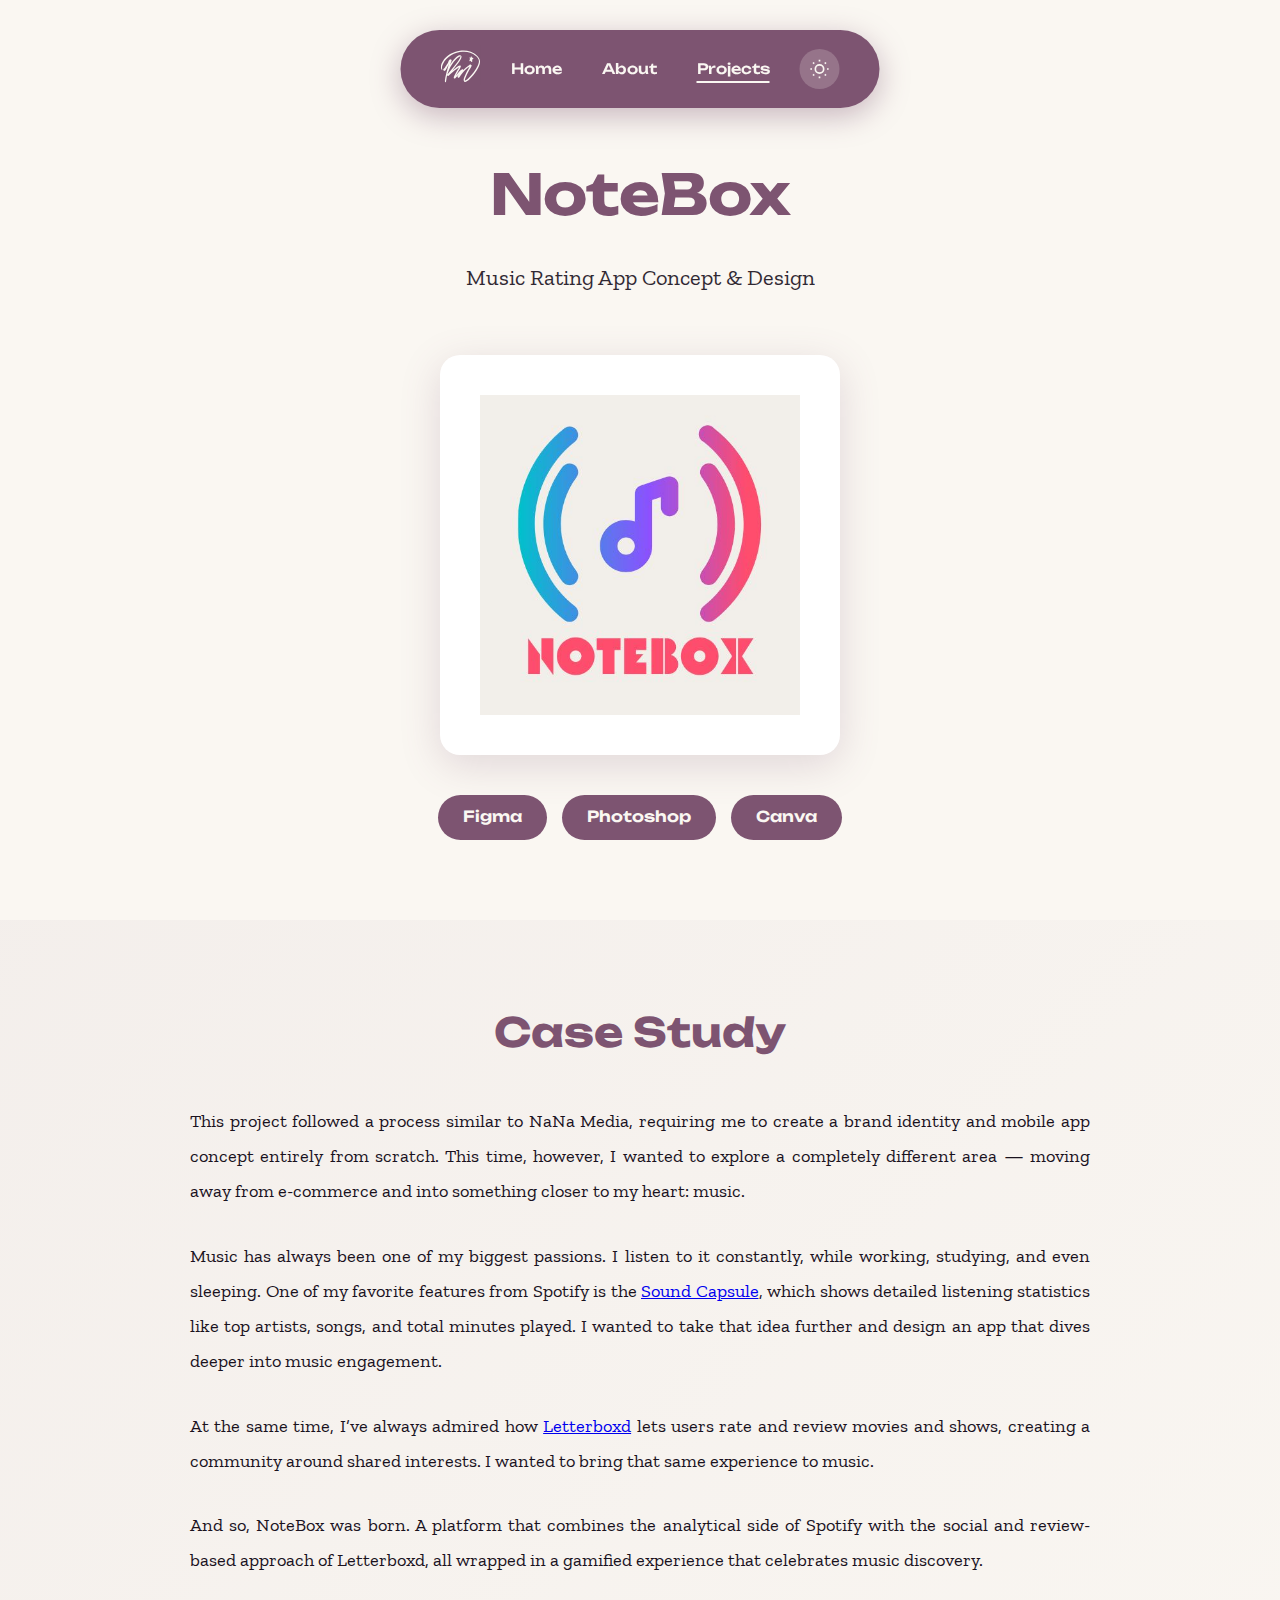
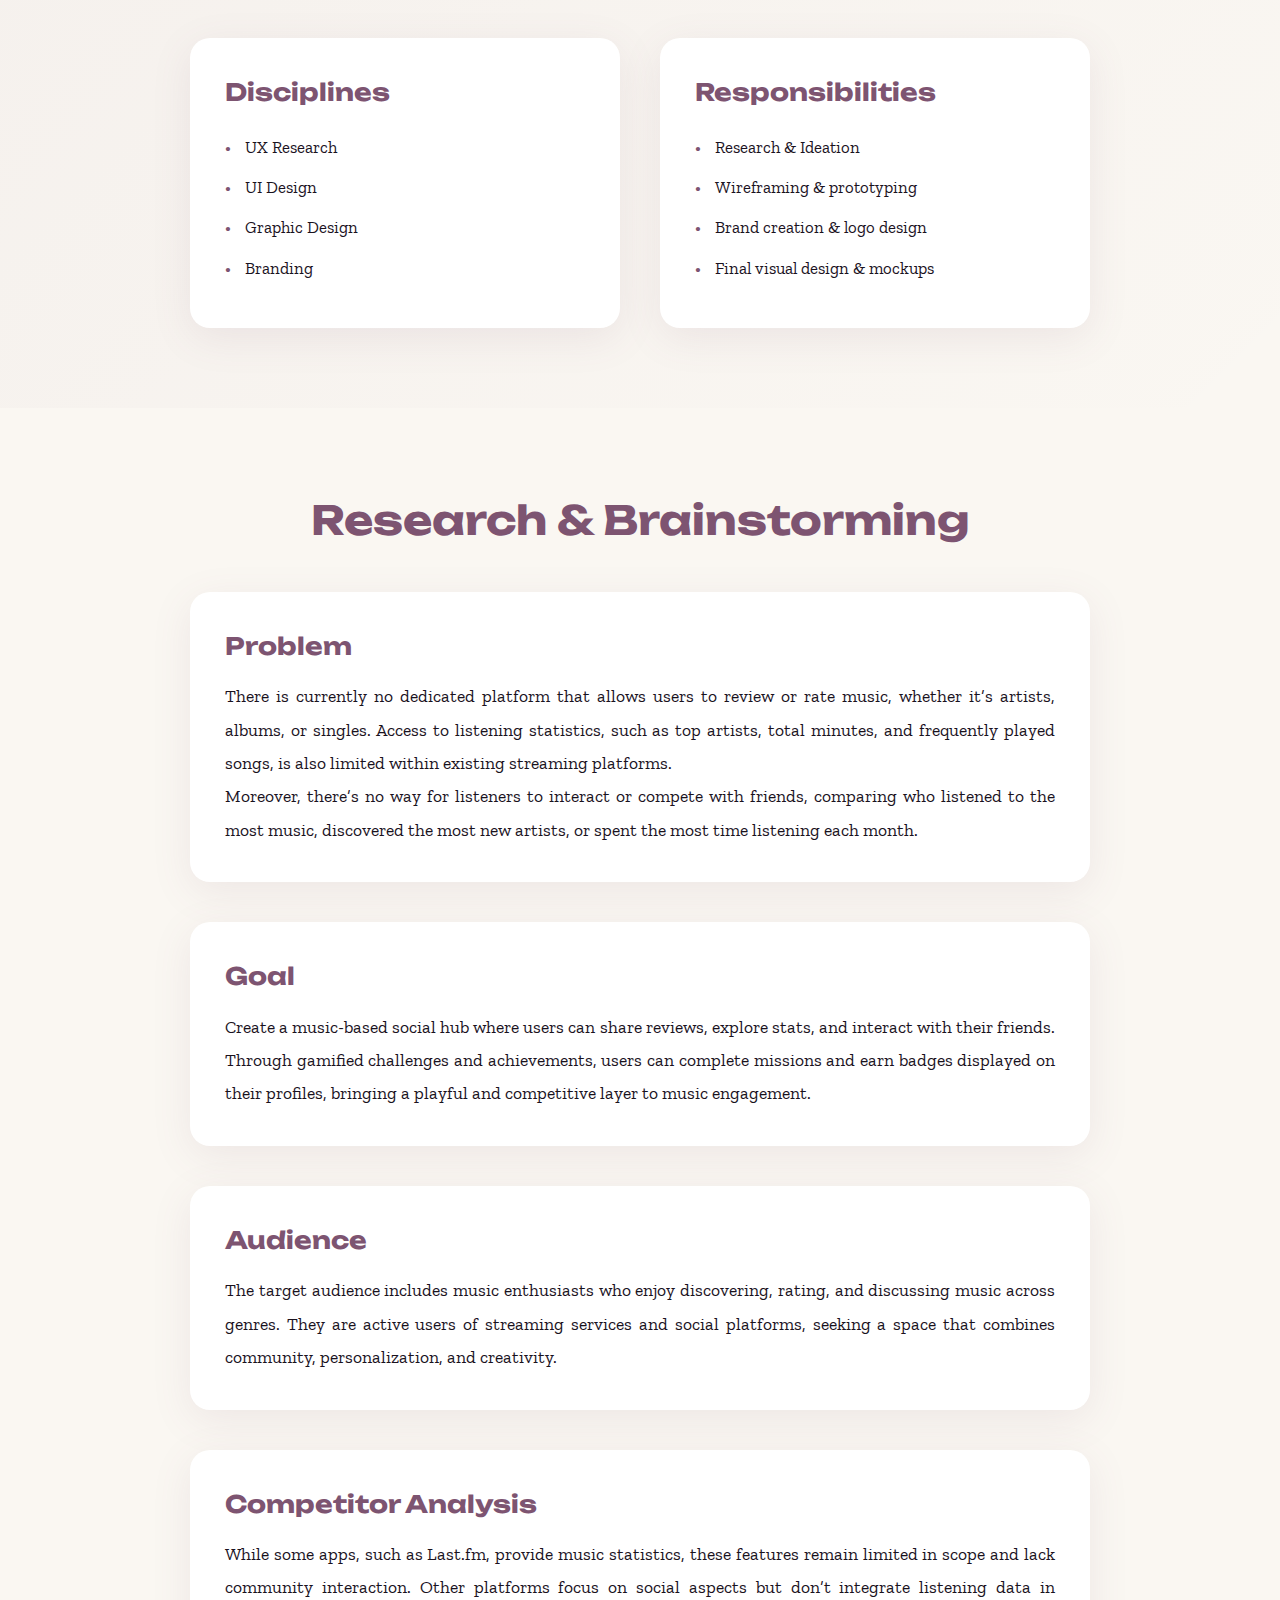
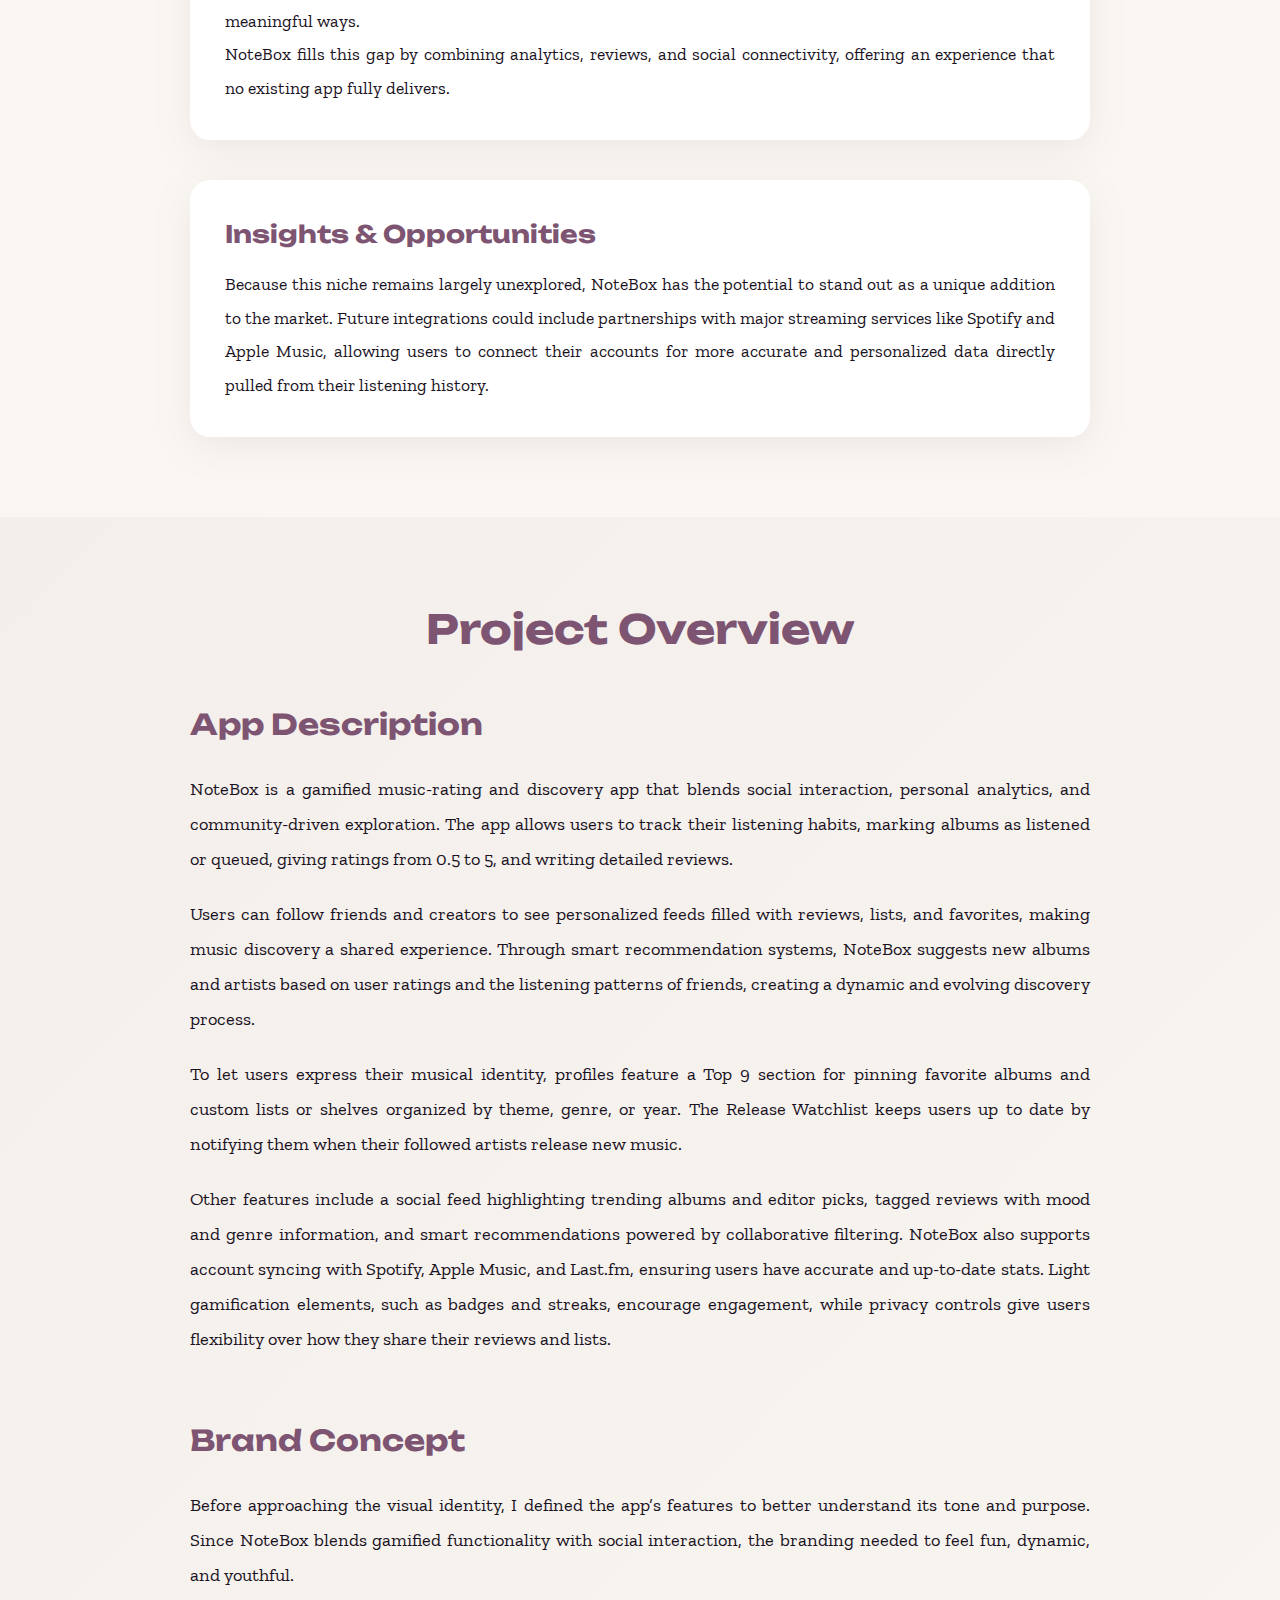
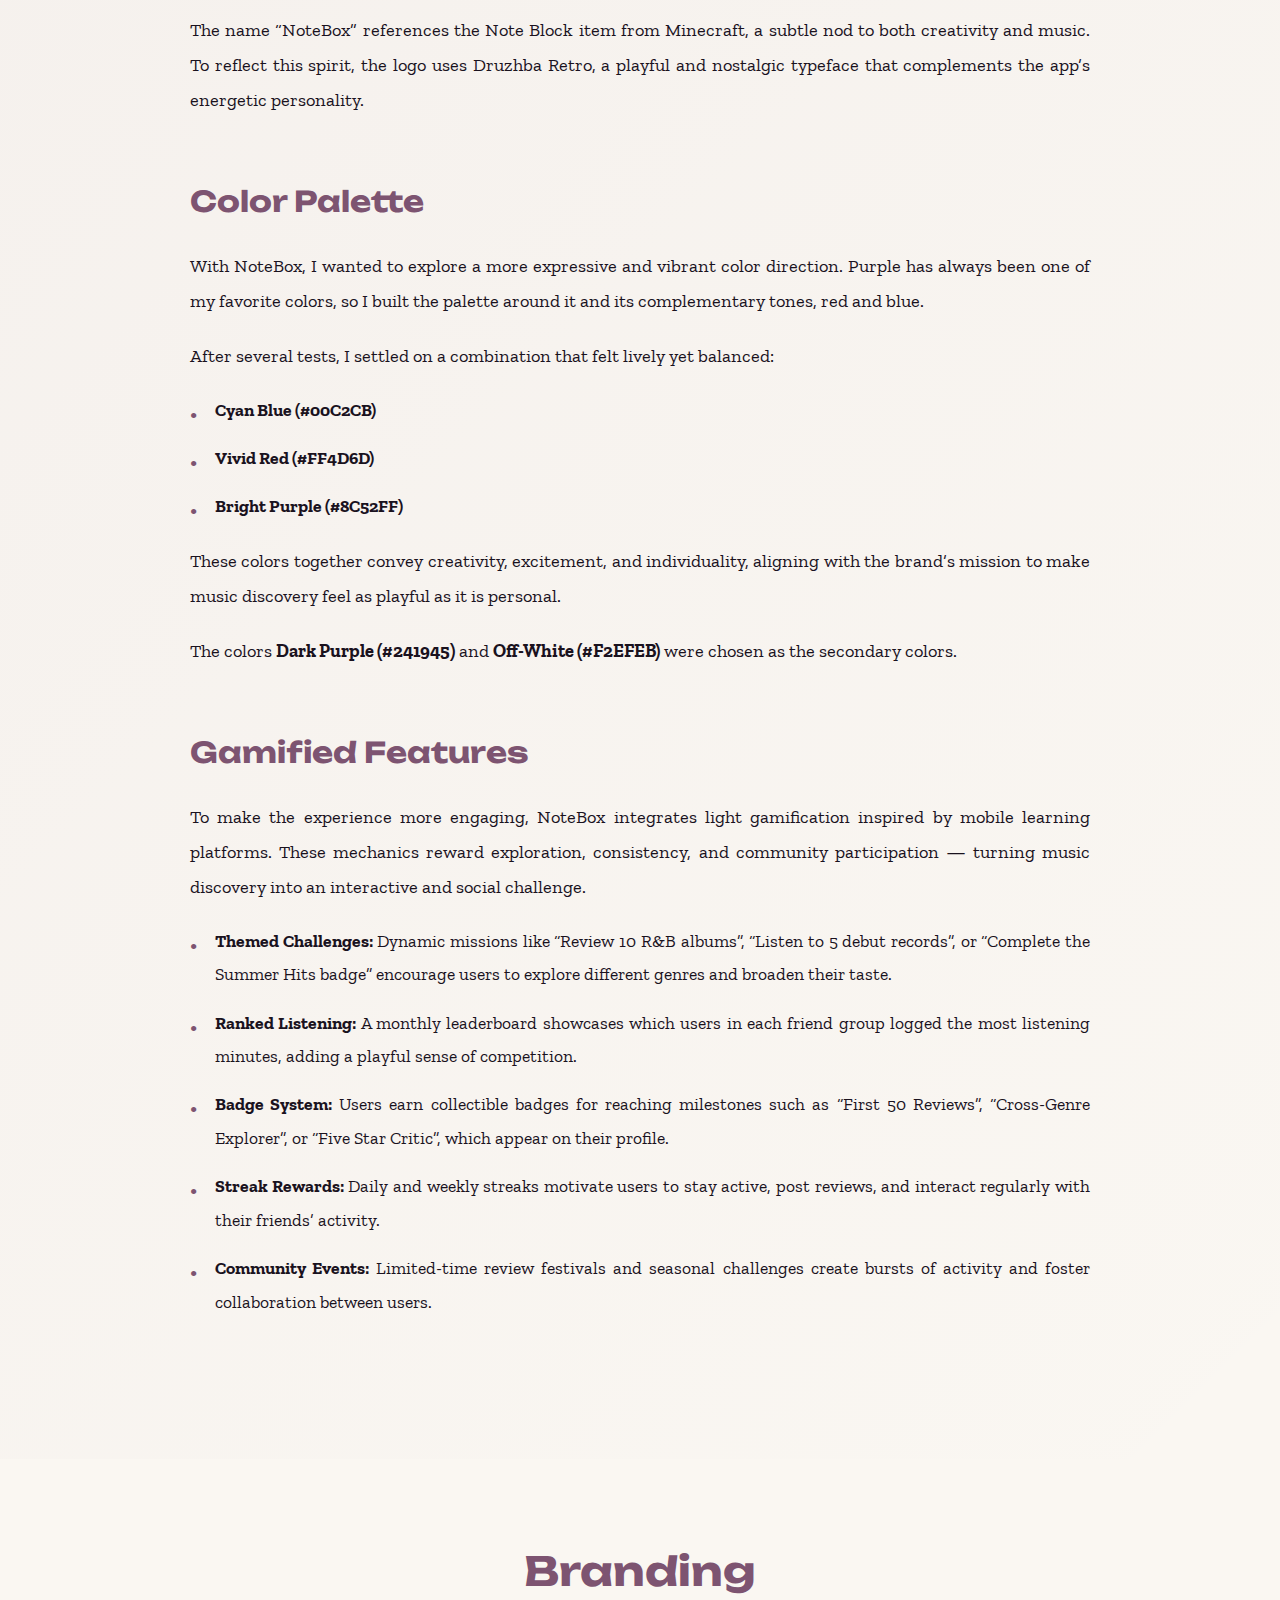
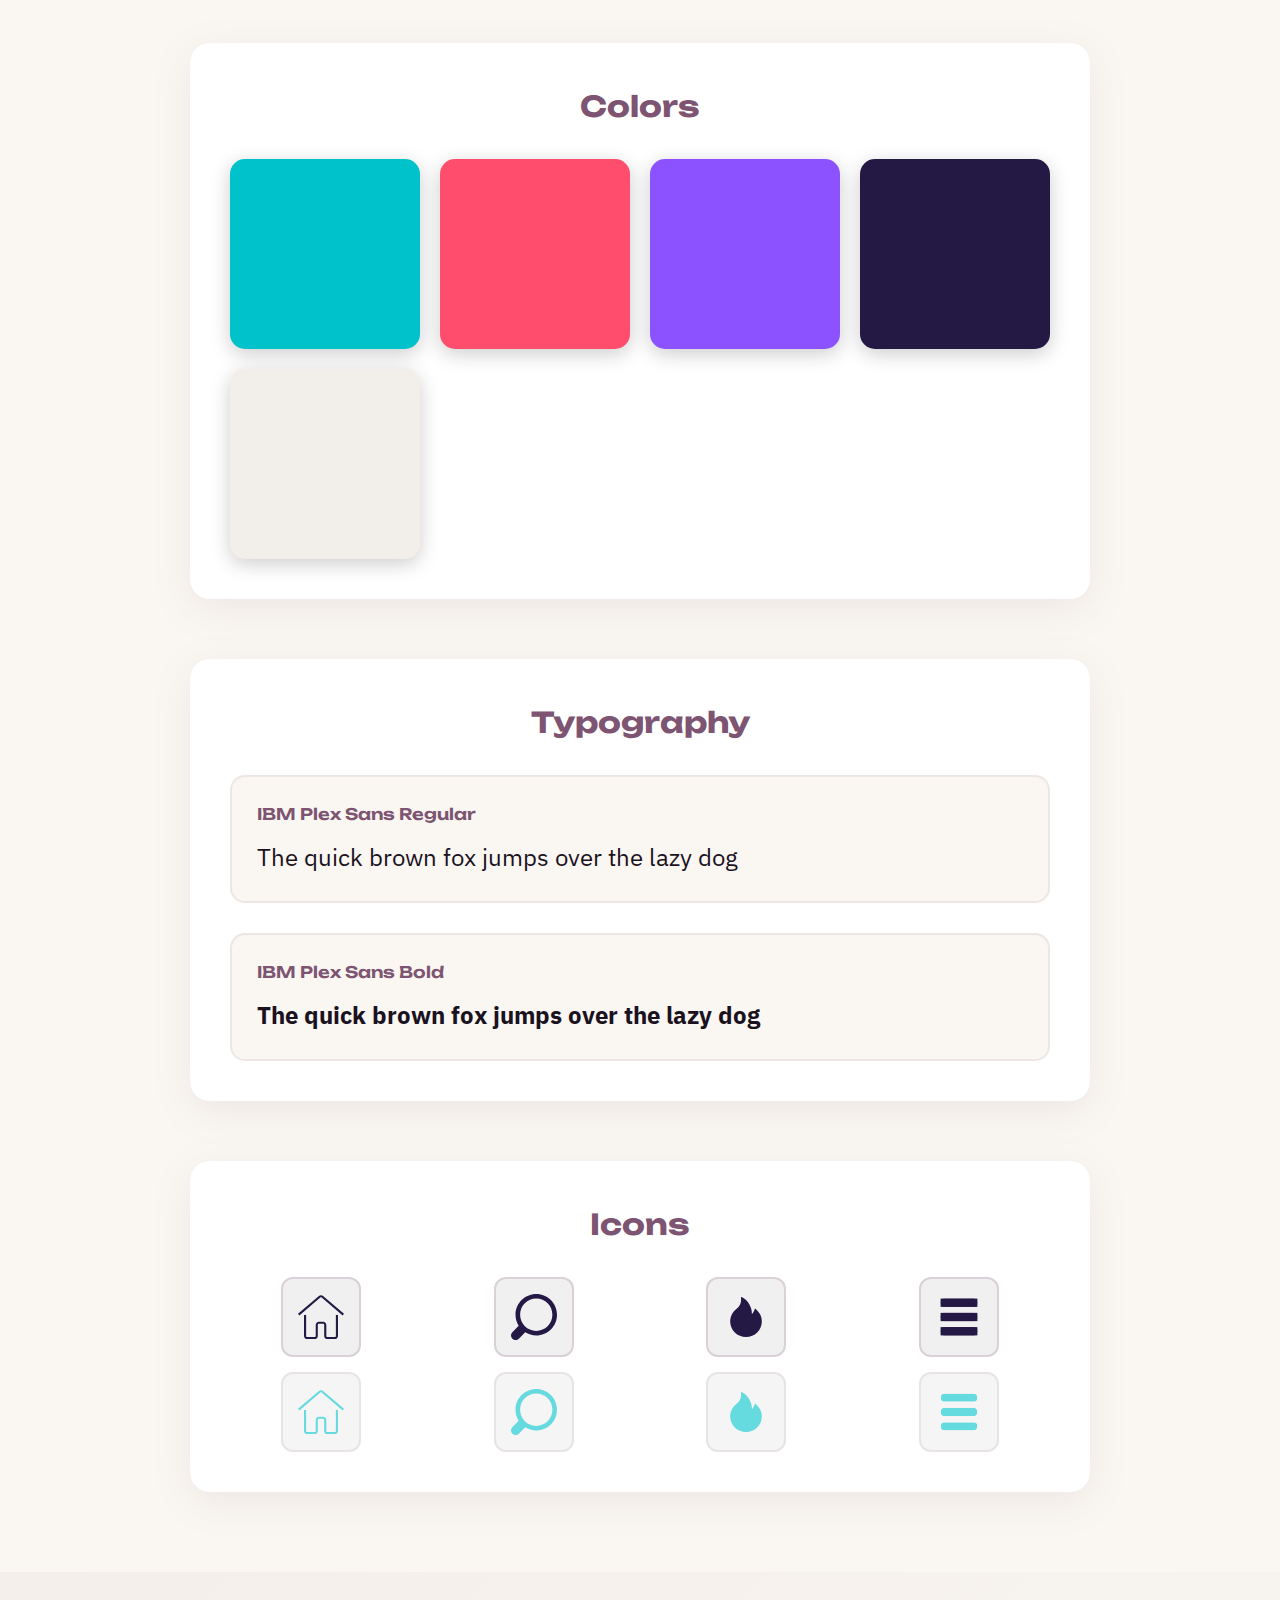
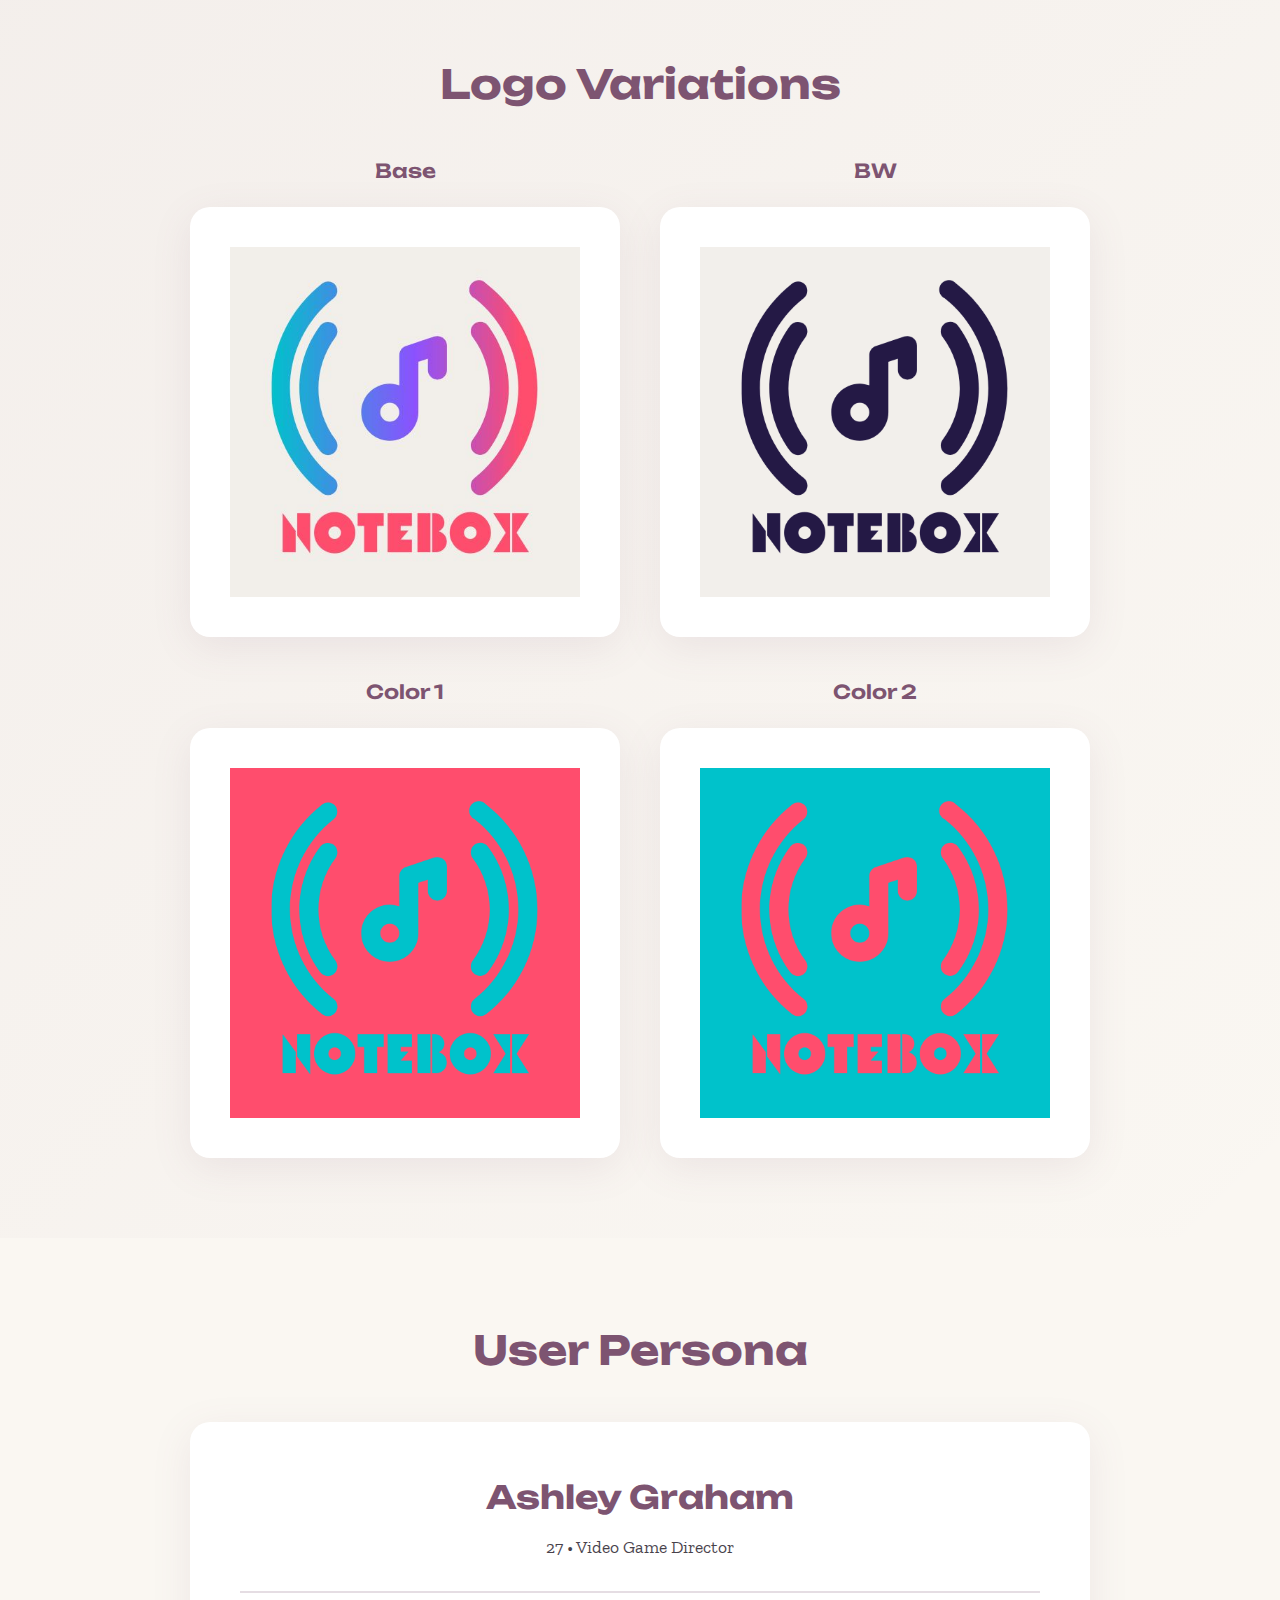
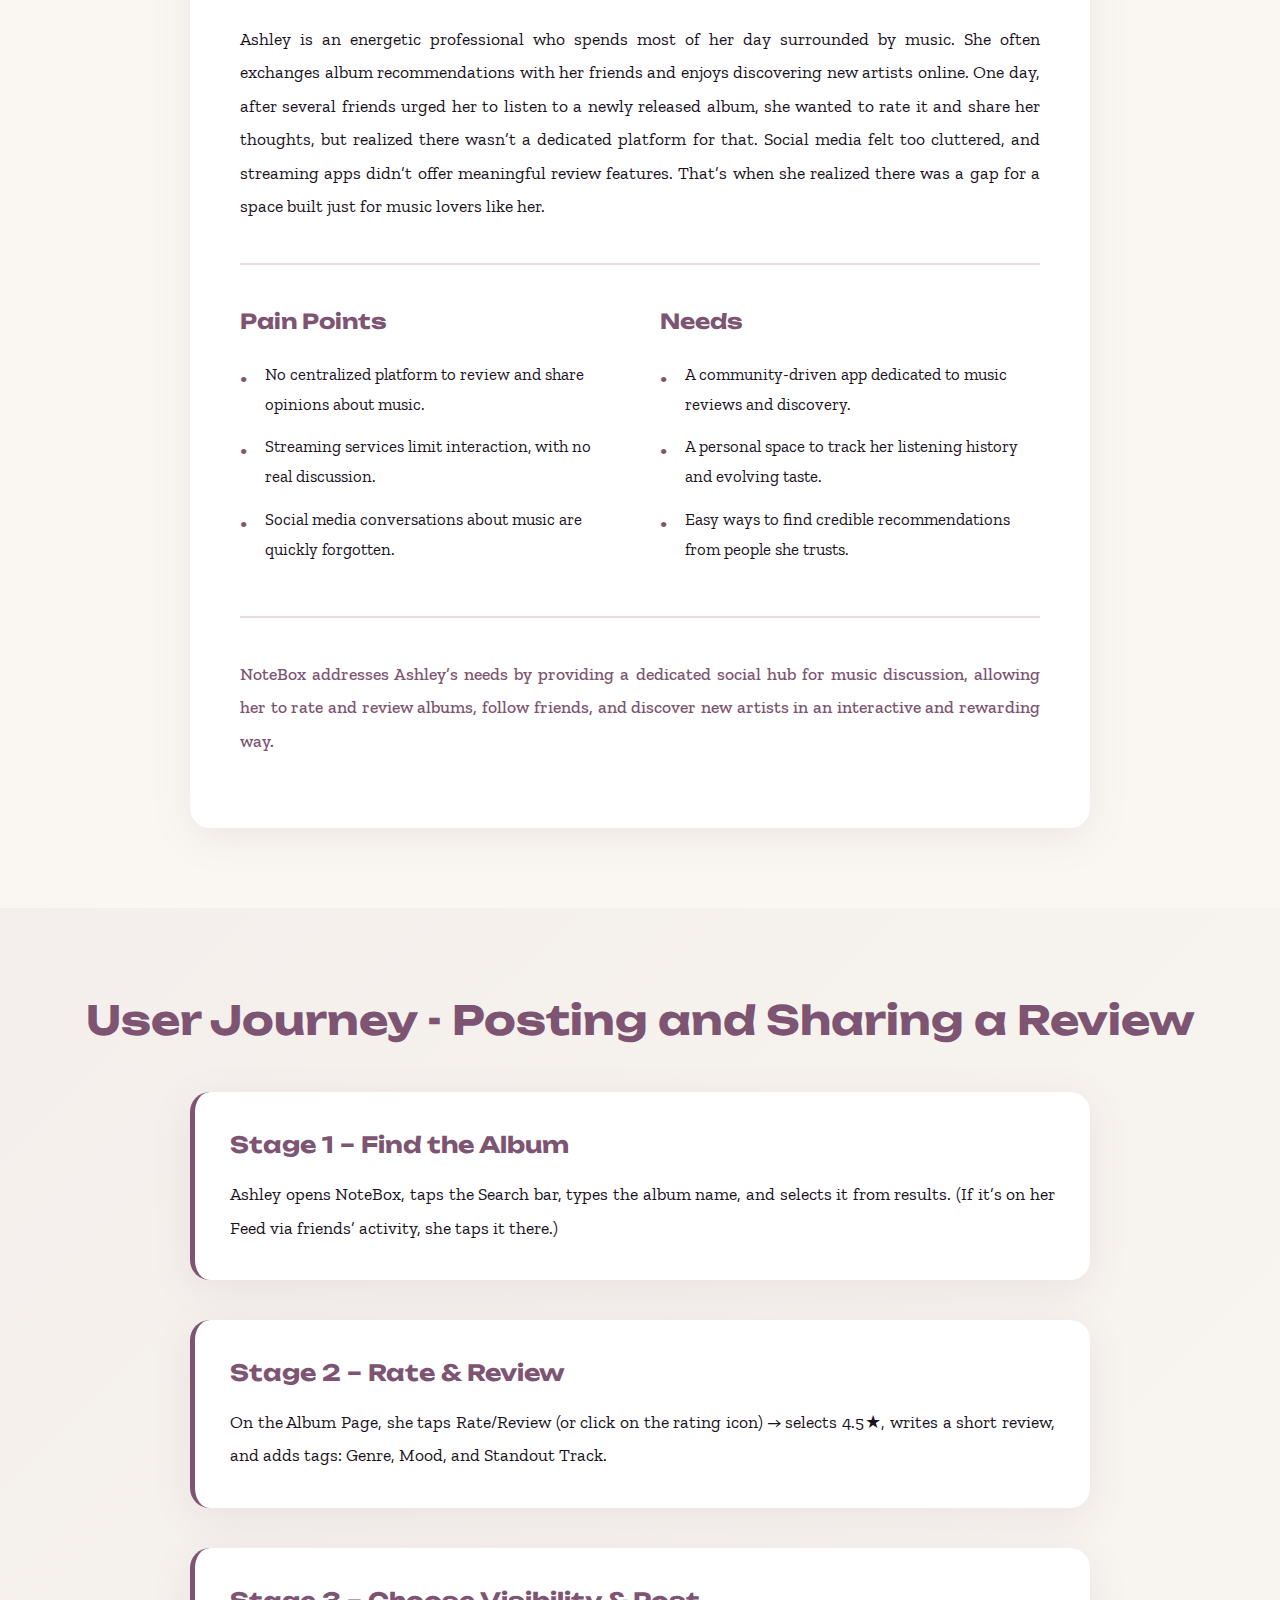
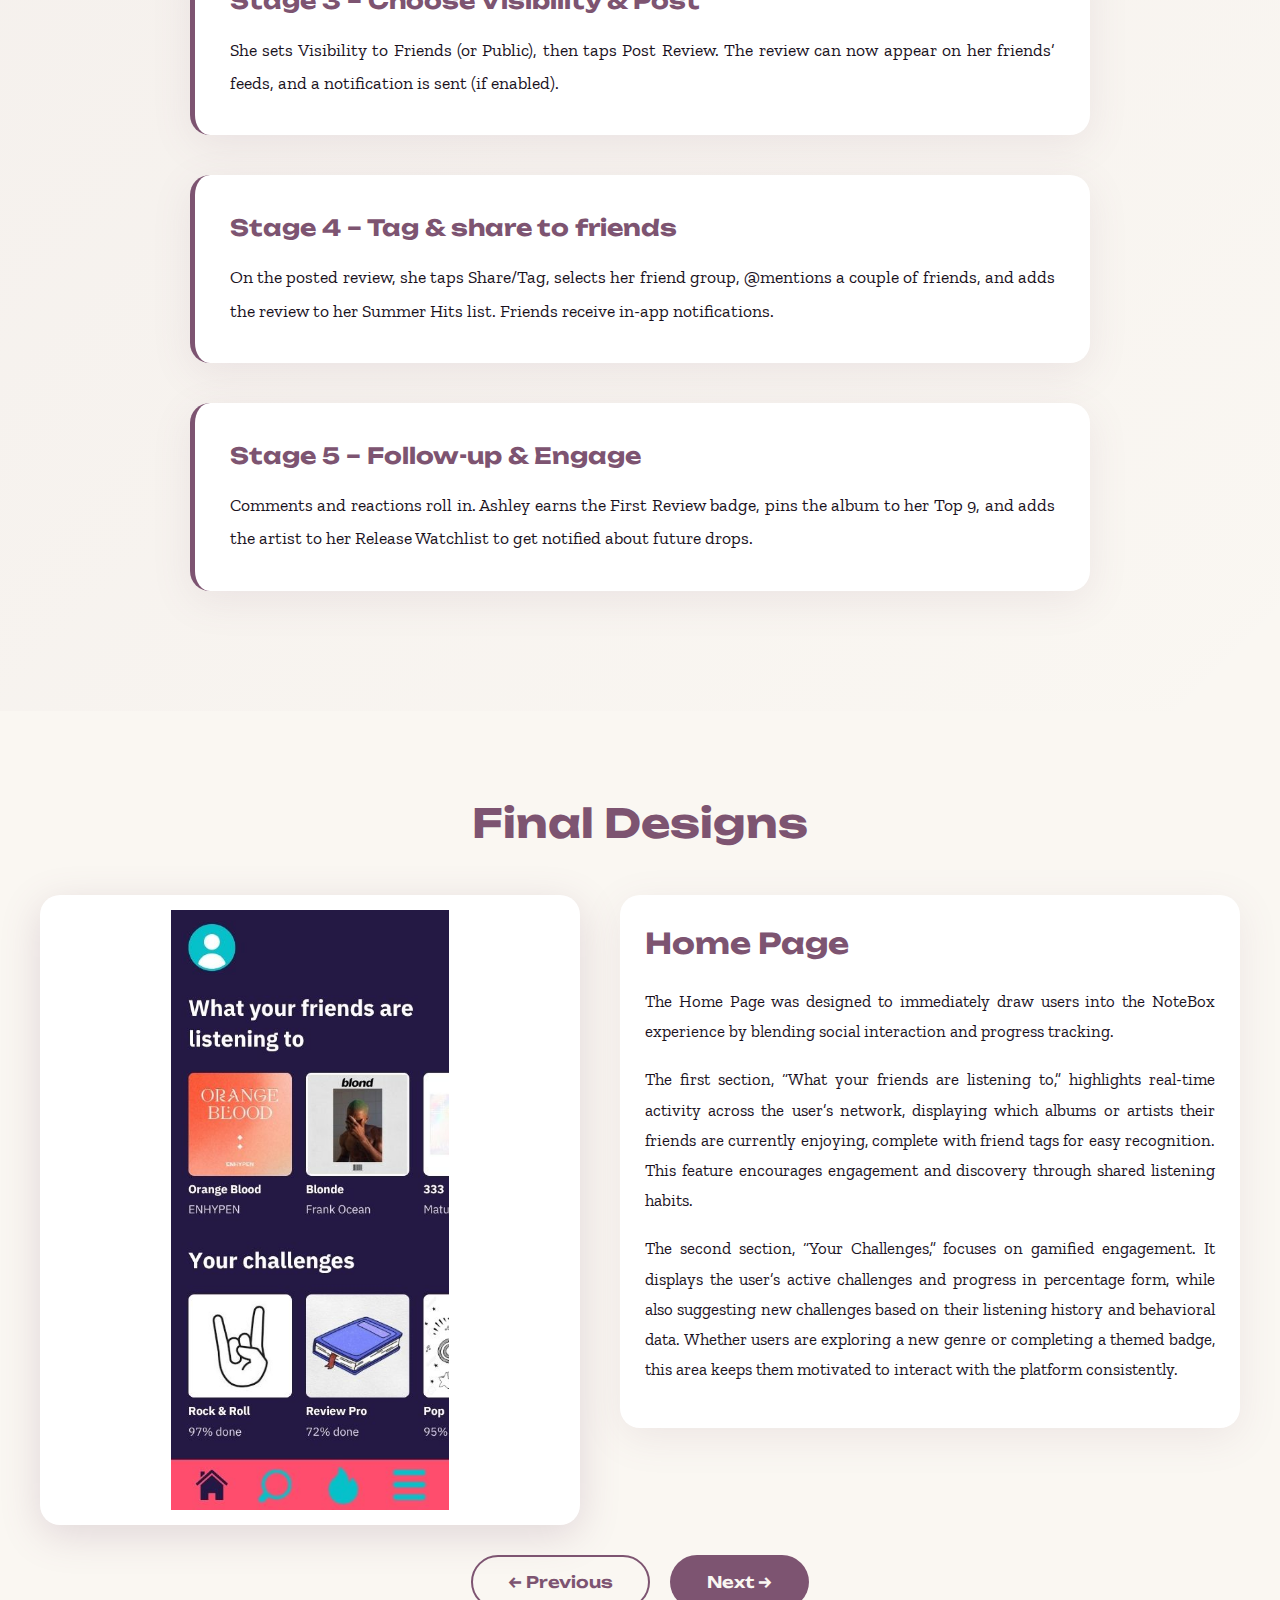
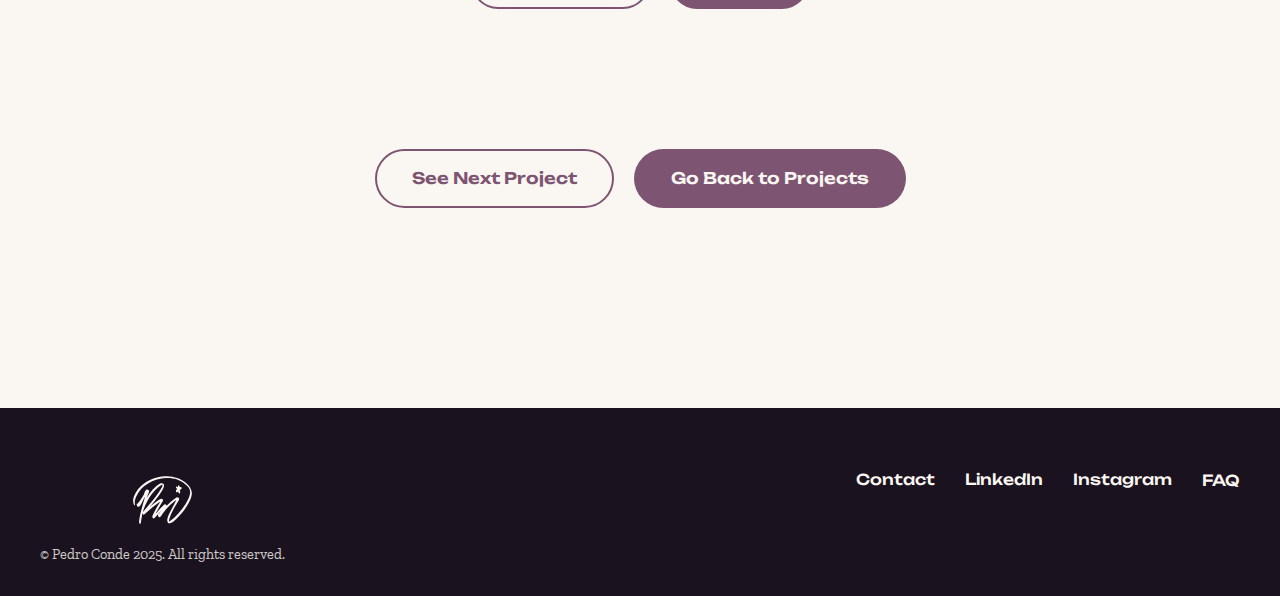
<file: notebox.html>
<!DOCTYPE html>
<html lang="en">
<head>
    <meta charset="UTF-8">
    <meta name="viewport" content="width=device-width, initial-scale=1.0">
    <title>NoteBox App - Pedro Conde</title>
    
    <!-- Google Fonts -->
    <link rel="preconnect" href="https://fonts.googleapis.com">
    <link rel="preconnect" href="https://fonts.gstatic.com" crossorigin>
    <link href="https://fonts.googleapis.com/css2?family=Unbounded:wght@300;400;600;700&family=Zilla+Slab:wght@300;400;500;600&family=Allura&display=swap" rel="stylesheet">
    <link href="https://fonts.googleapis.com/css2?family=IBM+Plex+Sans:wght@400;700&display=swap" rel="stylesheet">

    <link rel="icon" type="image/png" href="logo.svg" />

    <link rel="stylesheet" href="global.css">
    <link rel="stylesheet" href="nana.css">
</head>
<body>
    <!-- Navbar -->
    <nav class="navbar" id="navbar">
        <div class="navbar-container">
            <a href="index.html" class="logo">
                <img src="logo.svg" alt="Pedro Conde Logo">
            </a>
            
            <div class="nav-right">
                <ul class="nav-links" id="navLinks">
                    <li><a href="index.html">Home</a></li>
                    <li><a href="about.html">About</a></li>
                    <li><a href="projects.html" class="active">Projects</a></li>
                </ul>
                
                <button class="dark-mode-toggle" aria-label="Toggle dark mode">
                    <svg class="sun-icon" width="20" height="20" viewBox="0 0 24 24" fill="none" stroke="currentColor" stroke-width="2">
                        <circle cx="12" cy="12" r="5"/>
                        <line x1="12" y1="1" x2="12" y2="3"/>
                        <line x1="12" y1="21" x2="12" y2="23"/>
                        <line x1="4.22" y1="4.22" x2="5.64" y2="5.64"/>
                        <line x1="18.36" y1="18.36" x2="19.78" y2="19.78"/>
                        <line x1="1" y1="12" x2="3" y2="12"/>
                        <line x1="21" y1="12" x2="23" y2="12"/>
                        <line x1="4.22" y1="19.78" x2="5.64" y2="18.36"/>
                        <line x1="18.36" y1="5.64" x2="19.78" y2="4.22"/>
                    </svg>
                    <svg class="moon-icon" width="20" height="20" viewBox="0 0 24 24" fill="none" stroke="currentColor" stroke-width="2">
                        <path d="M21 12.79A9 9 0 1 1 11.21 3 7 7 0 0 0 21 12.79z"/>
                    </svg>
                </button>
                
                <div class="hamburger" id="hamburger">
                    <span></span>
                    <span></span>
                    <span></span>
                </div>
            </div>
        </div>
    </nav>

    <!-- Main Content -->
    <main>
        <!-- Hero Section -->
        <section class="project-hero">
            <div class="container">
                <h1 class="project-title">NoteBox</h1>
                <p class="project-subtitle">Music Rating App Concept & Design</p>
                
                <div class="logo-display">
                    <img src="notebox/Notebox_Logo.jpg" alt="NoteBox Logo">
                </div>
                
                <div class="software-tags">
                    <span class="software-tag">Figma</span>
                    <span class="software-tag">Photoshop</span>
                    <span class="software-tag">Canva</span>
                </div>
            </div>
        </section>

        <!-- Case Study Section -->
        <section class="project-section case-study-section">
            <div class="container">
                <h2 class="section-title">Case Study</h2>
                
                <div class="section-content">
                    <p>This project followed a process similar to NaNa Media, requiring me to create a brand identity and mobile app concept entirely from scratch. This time, however, I wanted to explore a completely different area — moving away from e-commerce and into something closer to my heart: music.</p>
                    
                    <p>Music has always been one of my biggest passions. I listen to it constantly, while working, studying, and even sleeping. One of my favorite features from Spotify is the <a href="https://support.spotify.com/in-en/article/your-sound-capsule/" target="_blank">Sound Capsule</a>, which shows detailed listening statistics like top artists, songs, and total minutes played. I wanted to take that idea further and design an app that dives deeper into music engagement.</p>
                    
                    <p>At the same time, I’ve always admired how <a href="https://letterboxd.com/" target="_blank">Letterboxd</a> lets users rate and review movies and shows, creating a community around shared interests. I wanted to bring that same experience to music.</p>
                    
                    <p>And so, NoteBox was born. A platform that combines the analytical side of Spotify with the social and review-based approach of Letterboxd, all wrapped in a gamified experience that celebrates music discovery.</p>
                </div>
                
                <!-- Project Details Grid -->
                <div class="project-details">
                    <div class="detail-card">
                        <h3>Disciplines</h3>
                        <ul>
                            <li>UX Research</li>
                            <li>UI Design</li>
                            <li>Graphic Design</li>
                            <li>Branding</li>
                        </ul>
                    </div>
                    
                    <div class="detail-card">
                        <h3>Responsibilities</h3>
                        <ul>
                            <li>Research & Ideation</li>
                            <li>Wireframing & prototyping</li>
                            <li>Brand creation & logo design</li>
                            <li>Final visual design & mockups</li>
                        </ul>
                    </div>
                </div>
            </div>
        </section>

        <!-- Research Section -->
        <section class="project-section research-section">
            <div class="container">
                <h2 class="section-title">Research & Brainstorming</h2>
                
                <div class="research-grid">
                    <div class="research-item">
                        <h3>Problem</h3>
                        <p>There is currently no dedicated platform that allows users to review or rate music, whether it’s artists, albums, or singles. Access to listening statistics, such as top artists, total minutes, and frequently played songs, is also limited within existing streaming platforms.</p>
                        <p>Moreover, there’s no way for listeners to interact or compete with friends, comparing who listened to the most music, discovered the most new artists, or spent the most time listening each month.</p>
                    </div>
                    
                    <div class="research-item">
                        <h3>Goal</h3>
                        <p>Create a music-based social hub where users can share reviews, explore stats, and interact with their friends. Through gamified challenges and achievements, users can complete missions and earn badges displayed on their profiles, bringing a playful and competitive layer to music engagement.</p>
                    </div>
                    
                    <div class="research-item">
                        <h3>Audience</h3>
                        <p>The target audience includes music enthusiasts who enjoy discovering, rating, and discussing music across genres. They are active users of streaming services and social platforms, seeking a space that combines community, personalization, and creativity.</p>
                    </div>
                    
                    <div class="research-item">
                        <h3>Competitor Analysis</h3>
                        <p>While some apps, such as Last.fm, provide music statistics, these features remain limited in scope and lack community interaction. Other platforms focus on social aspects but don’t integrate listening data in meaningful ways.</p>
                        <p>NoteBox fills this gap by combining analytics, reviews, and social connectivity, offering an experience that no existing app fully delivers.</p>
                    </div>
                    
                    <div class="research-item">
                        <h3>Insights & Opportunities</h3>
                        <p>Because this niche remains largely unexplored, NoteBox has the potential to stand out as a unique addition to the market. Future integrations could include partnerships with major streaming services like Spotify and Apple Music, allowing users to connect their accounts for more accurate and personalized data directly pulled from their listening history.</p>
                    </div>
                </div>
            </div>
        </section>

        <!-- Project Overview Section -->
        <section class="project-section overview-section">
            <div class="container">
                <h2 class="section-title">Project Overview</h2>
                
                <div class="overview-content">
                    <div class="overview-subsection">
                        <h3>App Description</h3>
                        <p>NoteBox is a gamified music-rating and discovery app that blends social interaction, personal analytics, and community-driven exploration. The app allows users to track their listening habits, marking albums as listened or queued, giving ratings from 0.5 to 5, and writing detailed reviews.</p>
                        
                        <p>Users can follow friends and creators to see personalized feeds filled with reviews, lists, and favorites, making music discovery a shared experience. Through smart recommendation systems, NoteBox suggests new albums and artists based on user ratings and the listening patterns of friends, creating a dynamic and evolving discovery process.</p>
                        
                        <p>To let users express their musical identity, profiles feature a Top 9 section for pinning favorite albums and custom lists or shelves organized by theme, genre, or year. The Release Watchlist keeps users up to date by notifying them when their followed artists release new music.</p>

                        <p>Other features include a social feed highlighting trending albums and editor picks, tagged reviews with mood and genre information, and smart recommendations powered by collaborative filtering. NoteBox also supports account syncing with Spotify, Apple Music, and Last.fm, ensuring users have accurate and up-to-date stats. Light gamification elements, such as badges and streaks, encourage engagement, while privacy controls give users flexibility over how they share their reviews and lists.</p>
                    </div>
                    
                    <div class="overview-subsection">
                        <h3>Brand Concept</h3>
                        <p>Before approaching the visual identity, I defined the app’s features to better understand its tone and purpose. Since NoteBox blends gamified functionality with social interaction, the branding needed to feel fun, dynamic, and youthful.</p>
                        
                        <p>The name “NoteBox” references the Note Block item from Minecraft, a subtle nod to both creativity and music. To reflect this spirit, the logo uses Druzhba Retro, a playful and nostalgic typeface that complements the app’s energetic personality.</p>
                    </div>

                    <div class="overview-subsection">
                        <h3>Color Palette</h3>
                        <p>With NoteBox, I wanted to explore a more expressive and vibrant color direction. Purple has always been one of my favorite colors, so I built the palette around it and its complementary tones, red and blue.</p>
                        
                        <p>After several tests, I settled on a combination that felt lively yet balanced:</p>
                        <ul>
                            <li><strong>Cyan Blue (#00C2CB)</strong></li>
                            <li><strong>Vivid Red (#FF4D6D)</strong></li>
                            <li><strong>Bright Purple (#8C52FF)</strong></li>
                        </ul>
                        
                        <p>These colors together convey creativity, excitement, and individuality, aligning with the brand’s mission to make music discovery feel as playful as it is personal.</p>
                        
                        <p>The colors <strong>Dark Purple (#241945)</strong> and <strong>Off-White (#F2EFEB)</strong> were chosen as the secondary colors.</p>
                    </div>

                    <div class="overview-subsection">
                        <h3>Gamified Features</h3>
                        <p>To make the experience more engaging, NoteBox integrates light gamification inspired by mobile learning platforms. These mechanics reward exploration, consistency, and community participation — turning music discovery into an interactive and social challenge.</p>
                        
                        <ul>
                            <li><strong>Themed Challenges:</strong> Dynamic missions like “Review 10 R&B albums”, “Listen to 5 debut records”, or “Complete the Summer Hits badge” encourage users to explore different genres and broaden their taste.</li>
                            <li><strong>Ranked Listening:</strong> A monthly leaderboard showcases which users in each friend group logged the most listening minutes, adding a playful sense of competition.</li>
                            <li><strong>Badge System:</strong> Users earn collectible badges for reaching milestones such as “First 50 Reviews”, “Cross-Genre Explorer”, or “Five Star Critic”, which appear on their profile.</li>
                            <li><strong>Streak Rewards:</strong> Daily and weekly streaks motivate users to stay active, post reviews, and interact regularly with their friends’ activity.</li>
                            <li><strong>Community Events:</strong> Limited-time review festivals and seasonal challenges create bursts of activity and foster collaboration between users.</li>
                        </ul>
                        
                    </div>
                </div>
            </div>
        </section>

        <!-- Branding Section -->
        <section class="project-section branding-section">
            <div class="container">
                <h2 class="section-title">Branding</h2>
                
                <div class="branding-grid">
                    <!-- Colors -->
                    <div class="branding-category">
                        <h3>Colors</h3>
                        <div class="color-swatches">
                            <div class="color-swatch" style="background-color: #00C2CB;" data-hex="#00C2CB">
                                <span class="hex-code">#00C2CB</span>
                            </div>
                            <div class="color-swatch" style="background-color: #FF4D6D;" data-hex="#FF4D6D">
                                <span class="hex-code">#FF4D6D</span>
                            </div>
                            <div class="color-swatch" style="background-color: #8C52FF;" data-hex="#8C52FF">
                                <span class="hex-code">#8C52FF</span>
                            </div>
                            <div class="color-swatch" style="background-color: #241945;" data-hex="#241945">
                                <span class="hex-code">#241945</span>
                            </div>
                            <div class="color-swatch" style="background-color: #F2EFEB;" data-hex="#F2EFEB">
                                <span class="hex-code">#F2EFEB</span>
                            </div>
                        </div>
                    </div>
                    
                    <!-- Typography -->
                    <div class="branding-category">
                        <h3>Typography</h3>
                        <div class="typography-samples">
                            <div class="font-sample" style="font-family: 'IBM Plex Sans', sans-serif; font-weight: 400;">
                                <p class="font-name">IBM Plex Sans Regular</p>
                                <p class="font-display">The quick brown fox jumps over the lazy dog</p>
                            </div>
                            <div class="font-sample" style="font-family: 'IBM Plex Sans', sans-serif; font-weight: 700;">
                                <p class="font-name">IBM Plex Sans Bold</p>
                                <p class="font-display">The quick brown fox jumps over the lazy dog</p>
                            </div>
                        </div>
                    </div>
                    
                    <!-- Icons -->
                    <div class="branding-category icons-category">
                        <h3>Icons</h3>
                        <div class="icons-grid">
                            <div class="icon-pair">
                                <img src="notebox/home_nb.svg" alt="Icon 1">
                                <img src="notebox/home_nb_2.svg" alt="Icon 1 Active" class="icon-active">
                            </div>
                            <div class="icon-pair">
                                <img src="notebox/search_nb.svg" alt="Icon 2">
                                <img src="notebox/search_nb_2.svg" alt="Icon 2 Active" class="icon-active">
                            </div>
                            <div class="icon-pair">
                                <img src="notebox/fire_nb.svg" alt="Icon 3">
                                <img src="notebox/fire_nb_2.svg" alt="Icon 3 Active" class="icon-active">
                            </div>
                            <div class="icon-pair">
                                <img src="notebox/menu_nb.svg" alt="Icon 4">
                                <img src="notebox/menu_nb_2.svg" alt="Icon 4 Active" class="icon-active">
                            </div>
                        </div>
                    </div>
                </div>
            </div>
        </section>

        <!-- Logo Variations Section -->
        <section class="project-section logo-variations-section">
            <div class="container">
                <h2 class="section-title">Logo Variations</h2>
                
                <div class="logo-grid">
                    <div class="logo-variation">
                        <h4>Base</h4>
                        <div class="logo-container">
                            <img src="notebox/Notebox_Logo.jpg" alt="Base Logo">
                        </div>
                    </div>
                    <div class="logo-variation">
                        <h4>BW</h4>
                        <div class="logo-container">
                            <img src="notebox/Notebox_Logo (4).png" alt="Black & White Logo">
                        </div>
                    </div>
                    <div class="logo-variation">
                        <h4>Color 1</h4>
                        <div class="logo-container">
                            <img src="notebox/Notebox_Logo (5).png" alt="Color 1 Logo">
                        </div>
                    </div>
                    <div class="logo-variation">
                        <h4>Color 2</h4>
                        <div class="logo-container">
                            <img src="notebox/Notebox_Logo (6).png" alt="Color 2 Logo">
                        </div>
                    </div>
                </div>
            </div>
        </section>

        <!-- User Persona Section -->
        <section class="project-section persona-section">
            <div class="container">
                <h2 class="section-title">User Persona</h2>
                
                <div class="persona-container">
                    <div class="persona-header">
                        <h3>Ashley Graham</h3>
                        <p class="persona-meta">27 • Video Game Director</p>
                    </div>
                    
                    <div class="persona-bio">
                        <p>Ashley is an energetic professional who spends most of her day surrounded by music. She often exchanges album recommendations with her friends and enjoys discovering new artists online. One day, after several friends urged her to listen to a newly released album, she wanted to rate it and share her thoughts, but realized there wasn’t a dedicated platform for that. Social media felt too cluttered, and streaming apps didn’t offer meaningful review features. That’s when she realized there was a gap for a space built just for music lovers like her.</p>              
                    <div class="persona-details">
                        <div class="persona-column">
                            <h4>Pain Points</h4>
                            <ul>
                                <li>No centralized platform to review and share opinions about music.</li>
                                <li>Streaming services limit interaction, with no real discussion.</li>
                                <li>Social media conversations about music are quickly forgotten.</li>
                            </ul>
                        </div>
                        
                        <div class="persona-column">
                            <h4>Needs</h4>
                            <ul>
                                <li>A community-driven app dedicated to music reviews and discovery.</li>
                                <li>A personal space to track her listening history and evolving taste.</li>
                                <li>Easy ways to find credible recommendations from people she trusts.</li>
                            </ul>
                        </div>
                    </div>
                    
                    <div class="persona-solution">
                        <p>NoteBox addresses Ashley’s needs by providing a dedicated social hub for music discussion, allowing her to rate and review albums, follow friends, and discover new artists in an interactive and rewarding way.</p>
                    </div>
                </div>
            </div>
        </section>

        <!-- User Journey Section -->
        <section class="project-section journey-section">
            <div class="container">
                <h2 class="section-title">User Journey - Posting and Sharing a Review</h2>
                
                <div class="journey-content">
                    <div class="journey-stage">
                        <h3>Stage 1 – Find the Album</h3>
                        <p>Ashley opens NoteBox, taps the Search bar, types the album name, and selects it from results. (If it’s on her Feed via friends’ activity, she taps it there.)</p>
                    </div>
                    
                    <div class="journey-stage">
                        <h3>Stage 2 – Rate & Review</h3>
                        <p>On the Album Page, she taps Rate/Review (or click on the rating icon) → selects 4.5★, writes a short review, and adds tags: Genre, Mood, and Standout Track.</p>
                    </div>
                    
                    <div class="journey-stage">
                        <h3>Stage 3 – Choose Visibility & Post</h3>
                        <p>She sets Visibility to Friends (or Public), then taps Post Review. The review can now appear on her friends’ feeds, and a notification is sent (if enabled).</p>
                    </div>
                    
                    <div class="journey-stage">
                        <h3>Stage 4 – Tag & share to friends</h3>
                        <p>On the posted review, she taps Share/Tag, selects her friend group, @mentions a couple of friends, and adds the review to her Summer Hits list. Friends receive in-app notifications.</p>
                    </div>
                    
                    <div class="journey-stage">
                        <h3>Stage 5 – Follow-up & Engage</h3>
                        <p>Comments and reactions roll in. Ashley earns the First Review badge, pins the album to her Top 9, and adds the artist to her Release Watchlist to get notified about future drops.</p>
                    </div>
                </div>
            </div>
        </section>

        <!-- Final Designs Section -->
        <section class="project-section wireframes-section">
            <div class="container">
                <h2 class="section-title">Final Designs</h2>
                
                <div class="wireframe-viewer">
                    <div class="wireframe-display">
                        <div class="wireframe-image">
                            <img src="nana/Home-Page-Mockup.jpg" alt="Home Page Wireframe" id="wireframeImage">
                        </div>
                        <div class="wireframe-info" id="wireframeInfo">
                            <h3 id="wireframeTitle">Home Page</h3>
                            <div id="wireframeDescription">
                                <p>The Home Page was designed to immediately draw users into the NoteBox experience by blending social interaction and progress tracking.</p>
                                <p>The first section, “<strong>What your friends are listening to </strong>,” highlights real-time activity across the user’s network, displaying which albums or artists their friends are currently enjoying, complete with friend tags for easy recognition. This feature encourages engagement and discovery through shared listening habits.</p>
                                <p>The second section, “<strong>Your Challenges</strong>,” focuses on gamified engagement. It displays the user’s active challenges and progress in percentage form, while also suggesting new challenges based on their listening history and behavioral data. Whether users are exploring a new genre or completing a themed badge, this area keeps them motivated to interact with the platform consistently.</p>
                            </div>
                        </div>
                    </div>
                    
                    <div class="wireframe-controls">
                        <button class="btn btn-secondary" id="prevWireframe">← Previous</button>
                        <button class="btn btn-primary" id="nextWireframe">Next →</button>
                    </div>
                </div>
            </div>
        </section>

        <!-- Navigation Buttons -->
        <section class="project-navigation">
            <div class="container">
                <div class="nav-buttons">
                    <a href="notebox.html" class="btn btn-secondary">See Next Project</a>
                    <a href="projects.html" class="btn btn-primary">Go Back to Projects</a>
                </div>
            </div>
        </section>
    </main>

    <!-- Footer -->
    <footer class="footer">
        <div class="container">
            <div class="footer-content">
                <div class="footer-left">
                    <img src="Logo_dark.svg" alt="Pedro Conde Logo" class="footer-logo">
                    <p class="copyright">&copy; Pedro Conde 2025. All rights reserved.</p>
                </div>
                <div class="footer-right">
                    <a href="contact.html" class="footer-link">Contact</a>
                    <a href="https://www.linkedin.com/in/pedro-conde-a62245355/" target="_blank" class="footer-link">LinkedIn</a>
                    <a href="https://www.instagram.com/hirohtm/" target="_blank" class="footer-link">Instagram</a>
                    <button class="footer-link faq-trigger" id="faqTrigger">FAQ</button>
                </div>
            </div>
        </div>
    </footer>

    <!-- FAQ Modal -->
    <div class="faq-overlay" id="faqOverlay">
        <div class="faq-modal" id="faqModal">
            <button class="faq-close" id="faqClose">&times;</button>
            <h2>Frequently Asked Questions</h2>
            
            <div class="faq-item">
                <button class="faq-question">
                    What services do you offer?
                    <span class="faq-icon">+</span>
                </button>
                <div class="faq-answer">
                    <p>I offer a range of design services including branding, UI/UX design, illustration, web design, and visual storytelling. Each project is tailored to meet specific client needs.</p>
                    <p>Additionally, I also offer illustration services such as drawing requests, icons (for YouTube, Instagram, Twitch, etc.), stickers, and many more.</p>
                </div>
            </div>
            
            <div class="faq-item">
                <button class="faq-question">
                    How long does a typical project take?
                    <span class="faq-icon">+</span>
                </button>
                <div class="faq-answer">
                    <p>Project timelines vary depending on scope and complexity. Smaller projects may take 2-4 weeks, while larger branding or web design projects can take 6-12 weeks.</p>
                    <p>Same works for illustration projects, and the amount of assets requested. If it is just a single illustration, it may take 4-10 hours depending on complexity. More illustrations can take up to days.</p>
                </div>
            </div>
            
            <div class="faq-item">
                <button class="faq-question">
                    What is your design/drawing process?
                    <span class="faq-icon">+</span>
                </button>
                <div class="faq-answer">
                    <p>My process includes: discovery and research, concept development, design iterations, client feedback rounds, and final delivery with all necessary files and documentation.</p>
                    <p>The process is quite similar for illustrations, since I want to understand my client's needs before I start sketching. I also like to send the sketch for analysis before I start the lineart.</p>
                </div>
            </div>
            
            <div class="faq-item">
                <button class="faq-question">
                    Do you work with international clients?
                    <span class="faq-icon">+</span>
                </button>
                <div class="faq-answer">
                    <p>Yes! I work with clients worldwide and am experienced in remote collaboration using modern communication and project management tools.</p>
                </div>
            </div>
            
            <div class="faq-item">
                <button class="faq-question">
                    How can I get started on a project?
                    <span class="faq-icon">+</span>
                </button>
                <div class="faq-answer">
                    <p>Simply reach out through the contact page or <a href="contact.html">here</a> with details about your project. I'll get back to you within 24-48 hours to discuss your needs and provide a proposal.</p>
                </div>
            </div>
        </div>
    </div>

    <script src="script.js"></script>
</body>
</html>
</file>
<file: style.css>
/* ========== VARIABLES ========== */
:root {
  --ivory-white: #FAF7F2;
  --plum-black: #1A121E;
  --royal-mauve: #7D5471;
  --font-sans: 'Unbounded', sans-serif;
  --font-serif: 'Zilla Slab', serif;
}

/* ========== RESET ========== */
* {
  margin: 0;
  padding: 0;
  box-sizing: border-box;
}

html, body {
  background-color: var(--ivory-white);
  color: var(--plum-black);
  font-family: var(--font-sans);
  overflow-x: hidden;
  scroll-behavior: smooth;
}

/* ========== NAVBAR ========== */
.navbar {
  display: flex;
  justify-content: space-between;
  align-items: center;
  padding: 1rem 2rem;
  background-color: var(--royal-mauve);
  border-bottom-left-radius: 1rem;
  border-bottom-right-radius: 1rem;
}

.logo img {
  height: 40px;
}

.nav-links a {
  margin-left: 2rem;
  text-decoration: none;
  font-weight: 600;
  color: var(--ivory-white);
  position: relative;
  font-family: var(--font-sans);
}

.nav-links a.active {
  color: var(--plum-black);
  text-decoration: underline;
}

/* ========== HERO ========== */
.hero {
  display: grid;
  place-items: center;
  padding: 4rem 1rem;
  text-align: center;
  position: relative;
  max-width: 1200px;
  margin: 0 auto;
}

.tagline {
  font-family: var(--font-serif);
  font-style: italic;
  font-size: 1.8rem;
  margin-bottom: 1rem;
}

.hero-subtitle {
  font-size: 2.8rem;
  font-weight: 700;
  max-width: 900px;
  margin: 0 auto 2rem;
  line-height: 1.4;
}

.name-container {
  width: 100%;
  max-width: 800px;
  margin: 2rem auto;
}

/* Handwriting SVG Animation */
#signature {
  width: 100%;
  height: 150px;
}

#signature text {
  fill: none;
  stroke: var(--plum-black);
  stroke-width: 2;
  stroke-dasharray: 2000;
  stroke-dashoffset: 2000;
  font-size: 120px;
  font-family: 'Caveat', cursive;
  animation: handwriting 9s ease forwards;
}

@keyframes handwriting {
  to {
    stroke-dashoffset: 0;
  }
}

/* BUTTONS */
.hero-buttons {
  display: flex;
  gap: 1rem;
  margin-top: 1rem;
  flex-wrap: wrap;
  justify-content: center;
}

.btn {
  padding: 0.75rem 1.5rem;
  border-radius: 8px;
  font-weight: 600;
  text-decoration: none;
  color: var(--ivory-white);
  transition: transform 0.2s ease;
  font-family: var(--font-sans);
}

.btn.mauve {
  background-color: var(--royal-mauve);
}

.btn.dark {
  background-color: var(--plum-black);
}

.btn:hover {
  transform: scale(1.05);
}

/* SCROLL DOWN */
.scroll-down {
  font-family: var(--font-serif);
  margin-top: 3rem;
  position: relative;
  cursor: pointer;
  display: inline-block;
  color: #1A121E;
}

.scroll-down::after {
  content: '';
  position: absolute;
  width: 100%;
  height: 2px;
  background-color: var(--plum-black);
  bottom: -4px;
  left: 0;
  transform: scaleX(0);
  transform-origin: left;
  transition: transform 0.3s ease;
}

.scroll-down:hover::after {
  transform: scaleX(1);
}

/* ========== MOBILE NAV ========== */
.mobile-menu-icon {
  display: none;
  flex-direction: column;
  cursor: pointer;
  gap: 5px;
}

.mobile-menu-icon span {
  width: 25px;
  height: 3px;
  background-color: var(--ivory-white);
  border-radius: 2px;
}

.mobile-nav {
  display: none;
  flex-direction: column;
  background-color: var(--royal-mauve);
  padding: 1rem 0;
  text-align: center;
}

.mobile-nav a {
  color: var(--ivory-white);
  text-decoration: none;
  padding: 0.75rem 1rem;
}

.mobile-nav a.active {
  color: var(--plum-black);
  text-decoration: underline;
}

/* ========== RESPONSIVE ========== */
@media (max-width: 768px) {
  .desktop-nav {
    display: none;
  }

  .mobile-menu-icon {
    display: flex;
  }

  .mobile-nav.show {
    display: flex;
  }

  .hero-subtitle {
    font-size: 1.6rem;
  }

  #signature text {
    font-size: 60px;
  }

  .scroll-down {
    display: none;
  }
}

/* ========== SAMPLE PROJECTS SECTION ========== */

.projects-section {
  padding: 4rem 1rem;
  max-width: 1200px;
  margin: 0 auto;
}

.section-title {
  font-family: var(--font-sans);
  font-weight: 700;
  font-size: 2.2rem;
  text-align: center;
  margin-bottom: 2rem;
  color: var(--plum-black);
}

.carousel-container {
  position: relative;
  display: flex;
  flex-direction: column;
  align-items: center;
}

/* ONE CARD VISIBLE AT A TIME */
.project-card {
  background-color: var(--royal-mauve);
  border-radius: 1rem;
  padding: 2rem;
  color: var(--ivory-white);
  font-family: var(--font-sans);
  width: 90vw;
  max-width: 800px;
  display: none;
  flex-direction: column;
  gap: 1rem;

  min-height: 580px;
  max-height: 580px;
  overflow: hidden;

  opacity: 0;
  transform: translateX(30px);
  transition: all 0.6s ease;
}

.project-card.active {
  display: flex;
  opacity: 1;
  transform: translateX(0);
}

.project-card.slide-left {
  transform: translateX(-30px);
}

.project-card.slide-right {
  transform: translateX(30px);
}

.project-discipline {
  font-family: var(--font-serif);
  font-style: italic;
  font-size: 1rem;
}

.project-title {
  font-size: 2rem;
  font-weight: 700;
}

.project-description {
  font-size: 1.1rem;
}

.project-tools {
  display: flex;
  flex-wrap: wrap;
  gap: 0.5rem;
}

.tool-badge {
  background-color: rgba(255, 255, 255, 0.1);
  border-radius: 999px;
  padding: 0.4rem 0.8rem;
  font-size: 0.85rem;
  font-weight: 500;
}

.read-more {
  background-color: var(--plum-black);
  color: var(--ivory-white);
  text-decoration: none;
  font-weight: 600;
  border-radius: 999px;
  padding: 0.6rem 1.2rem;
  width: fit-content;
  transition: transform 0.2s ease;
}

.read-more:hover {
  transform: scale(1.05);
}

/* Image container with scroll/wrap and max height */
.project-images {
  display: flex;
  flex-wrap: wrap;
  gap: 0.75rem;
  margin-top: 1rem;
  max-height: 220px;
  overflow: auto;
  align-items: flex-start;
}

/* === IMAGE TYPES === */
.img-logo {
  height: 200px;
  width: auto;
  object-fit: contain;
  border-radius: 0.5rem;
}

.img-portrait {
  height: 200px;
  width: auto;
  object-fit: cover;
  border-radius: 0.5rem;
}

.img-landscape {
  height: 125px;
  width: auto;
  object-fit: cover;
  border-radius: 0.5rem;
}


/* Navigation arrows */
.carousel-controls {
  display: flex;
  gap: 1rem;
  margin-top: 2rem;
}

.carousel-controls button {
  background-color: var(--plum-black);
  color: var(--ivory-white);
  font-size: 1.8rem;
  border: none;
  border-radius: 50%;
  width: 60px;
  height: 60px;
  cursor: pointer;
  transition: all 0.3s ease;
  display: flex;
  align-items: center;
  justify-content: center;
}

.carousel-controls button:hover {
  background-color: var(--royal-mauve);
  transform: scale(1.1);
}

/* ========== MOBILE RESPONSIVE ========== */
@media (max-width: 768px) {
  .project-card {
    min-height: 520px;
    max-height: 520px;
  }

  .project-title {
    font-size: 1.7rem;
  }

  .project-description {
    font-size: 1rem;
  }

  .project-images {
    max-height: 180px;
  }

  .img-logo {
    height: 50px;
  }

  .img-portrait {
    height: 120px;
  }

  .img-landscape {
    height: 80px;
  }
}

.footer {
  background-color: var(--plum-black);
  color: var(--ivory-white);
  padding: 40px 20px;
  font-family: 'Zilla Slab', serif;
}

.footer-content {
  display: flex;
  justify-content: space-between;
  align-items: center;
  flex-wrap: wrap;
  gap: 20px;
}

.footer-logo {
  width: 60px;
  height: auto;
  margin-bottom: 10px;
}

.footer-left p {
  margin: 0;
  font-size: 0.9rem;
}

.footer-right a {
  color: var(--ivory-white);
  font-size: 1.8rem;
  margin-left: 15px;
  transition: color 0.3s ease;
}

.footer-right a:hover {
  color: var(--royal-mauve);
}
</file>
<file: characters.css>
/* ========================================
   CHARACTERS HERO SECTION
   ======================================== */

.characters-hero {
    padding: 150px 0 80px;
    text-align: center;
}

.page-title {
    font-family: var(--font-heading);
    font-size: 3.5rem;
    font-weight: 700;
    color: var(--primary-color);
    margin-bottom: 30px;
}

.page-description {
    font-size: 1.2rem;
    line-height: 1.9;
    max-width: 900px;
    margin: 0 auto;
    opacity: 0.9;
}

@media (max-width: 768px) {
    .characters-hero {
        padding: 120px 0 60px;
    }
    
    .page-title {
        font-size: 2.2rem;
    }
    
    .page-description {
        font-size: 1rem;
    }
}

/* ========================================
   CHARACTER SECTIONS
   ======================================== */

.character-section {
    padding: 80px 0;
}

.character-section:nth-child(even) {
    background: linear-gradient(135deg, rgba(125, 84, 113, 0.05) 0%, transparent 100%);
}

.character-header {
    display: flex;
    align-items: center;
    gap: 40px;
    margin-bottom: 50px;
}

.character-name {
    font-family: var(--font-heading);
    font-size: 2.5rem;
    font-weight: 700;
    color: var(--primary-color);
    flex: 1;
}

.character-profile {
    width: 200px;
    height: 200px;
    border-radius: 50%;
    overflow: hidden;
    box-shadow: 0 10px 40px rgba(125, 84, 113, 0.3);
    transition: var(--transition);
}

.character-profile:hover {
    transform: scale(1.05) rotate(5deg);
    box-shadow: 0 15px 50px rgba(125, 84, 113, 0.4);
}

.character-profile img {
    width: 100%;
    height: 100%;
    object-fit: cover;
    display: block;
}

@media (max-width: 768px) {
    .character-header {
        flex-direction: column;
        text-align: center;
        gap: 25px;
    }
    
    .character-name {
        font-size: 2rem;
    }
    
    .character-profile {
        width: 150px;
        height: 150px;
    }
}

/* ========================================
   CHARACTER STORY
   ======================================== */

.character-story {
    max-width: 900px;
    margin: 0 auto 60px;
}

.character-story h3 {
    font-family: var(--font-heading);
    font-size: 1.8rem;
    font-weight: 700;
    color: var(--primary-color);
    margin-bottom: 25px;
}

.character-story p {
    font-size: 1.1rem;
    line-height: 1.9;
    margin-bottom: 20px;
    text-align: justify;
}

@media (max-width: 768px) {
    .character-story h3 {
        font-size: 1.5rem;
    }
    
    .character-story p {
        font-size: 1rem;
    }
}

/* ========================================
   CHARACTER DESIGNS SLIDER
   ======================================== */

.character-designs {
    max-width: 800px;
    margin: 0 auto;
}

.character-designs h3 {
    font-family: var(--font-heading);
    font-size: 1.8rem;
    font-weight: 700;
    color: var(--primary-color);
    margin-bottom: 30px;
    text-align: center;
}

.designs-slider {
    position: relative;
    display: flex;
    align-items: center;
    gap: 25px;
}

.slider-content {
    overflow: hidden;
    flex: 1;
    max-height: 60vh;
}

.slider-track {
    display: flex;
    gap: 20px;
    transition: transform 0.5s cubic-bezier(0.4, 0, 0.2, 1);
}

.slide {
    flex: 0 0 100%;
    display: flex;
    flex-direction: column;
    align-items: center;
    gap: 12px;
}

.slide img {
    width: 100%;
    height: auto;
    max-height: 55vh;
    object-fit: contain;
    transition: var(--transition);
}

.slide:hover img {
    transform: scale(1.03);
}

.slide-date {
    font-family: var(--font-heading);
    font-size: 1.1rem;
    font-weight: 600;
    color: var(--primary-color);
}

/* Size variations */
.slide.square img {
    aspect-ratio: 1 / 1;
}

.slide.portrait img {
    aspect-ratio: 3 / 4;
}

.slide.landscape img {
    aspect-ratio: 4 / 3;
}

.slider-btn {
    background-color: var(--primary-color);
    border: none;
    width: 50px;
    height: 50px;
    border-radius: 50%;
    cursor: pointer;
    display: flex;
    align-items: center;
    justify-content: center;
    transition: var(--transition);
    flex-shrink: 0;
    box-shadow: 0 5px 20px rgba(125, 84, 113, 0.3);
}

.slider-btn:hover {
    background-color: var(--text-color);
    transform: scale(1.1);
    box-shadow: 0 8px 25px rgba(125, 84, 113, 0.4);
}

.slider-btn svg {
    color: #FAF7F2;
}

.slider-btn:active {
    transform: scale(0.95);
}

@media (max-width: 768px) {
    .character-designs {
        max-width: 100%;
    }
    
    .character-designs h3 {
        font-size: 1.5rem;
    }
    
    .slider-content {
        max-height: 50vh;
    }
    
    .slide img {
        max-height: 45vh;
    }
    
    .designs-slider {
        display: grid;
        grid-template-columns: 1fr 1fr;
        grid-template-rows: auto auto;
        gap: 15px;
    }
    
    .slider-content {
        grid-column: 1 / -1;
        grid-row: 1;
    }
    
    .slider-btn.prev {
        grid-column: 1;
        grid-row: 2;
        width: 100%;
        margin: 0;
    }
    
    .slider-btn.next {
        grid-column: 2;
        grid-row: 2;
        width: 100%;
        margin: 0;
    }
    
    .slide-date {
        font-size: 1rem;
    }
}

/* ========================================
   PROJECT NAVIGATION
   ======================================== */

.project-navigation {
    padding: 60px 0 100px;
}

.nav-buttons {
    display: flex;
    justify-content: center;
    gap: 20px;
    flex-wrap: wrap;
}

@media (max-width: 768px) {
    .nav-buttons {
        flex-direction: column;
        align-items: center;
    }
    
    .btn {
        width: 100%;
        max-width: 300px;
    }
}
</file>
<file: contact.css>
/* ========================================
   CONTACT HERO SECTION
   ======================================== */

.contact-hero {
    padding: 150px 0 60px;
    text-align: center;
}

.page-title {
    font-family: var(--font-heading);
    font-size: 3.5rem;
    font-weight: 700;
    color: var(--primary-color);
    margin-bottom: 30px;
}

.page-description {
    font-size: 1.2rem;
    line-height: 1.9;
    max-width: 800px;
    margin: 0 auto;
    opacity: 0.9;
}

@media (max-width: 768px) {
    .contact-hero {
        padding: 120px 0 40px;
    }
    
    .page-title {
        font-size: 2.2rem;
    }
    
    .page-description {
        font-size: 1rem;
    }
}

/* ========================================
   CONTACT SECTION
   ======================================== */

.contact-section {
    padding: 60px 0 120px;
}

.contact-content {
    display: grid;
    grid-template-columns: 1fr 1.2fr;
    gap: 60px;
    max-width: 1200px;
    margin: 0 auto;
}

@media (max-width: 968px) {
    .contact-content {
        grid-template-columns: 1fr;
        gap: 50px;
    }
}

/* ========================================
   CONTACT INFO
   ======================================== */

.contact-info h2 {
    font-family: var(--font-heading);
    font-size: 2rem;
    font-weight: 700;
    color: var(--primary-color);
    margin-bottom: 20px;
}

.contact-info > p {
    font-size: 1.1rem;
    line-height: 1.8;
    margin-bottom: 40px;
    opacity: 0.9;
}

.info-items {
    display: flex;
    flex-direction: column;
    gap: 30px;
    margin-bottom: 50px;
}

.info-item {
    display: flex;
    gap: 20px;
    align-items: flex-start;
}

.info-item svg {
    flex-shrink: 0;
    color: var(--primary-color);
    margin-top: 3px;
}

.info-item h3 {
    font-family: var(--font-heading);
    font-size: 1.2rem;
    font-weight: 600;
    color: var(--primary-color);
    margin-bottom: 5px;
}

.info-item p,
.info-item a {
    font-size: 1.05rem;
    color: var(--text-color);
    opacity: 0.9;
    text-decoration: none;
    transition: var(--transition);
}

.info-item a:hover {
    color: var(--primary-color);
}

.social-links {
    margin-top: 40px;
}

.social-links h3 {
    font-family: var(--font-heading);
    font-size: 1.2rem;
    font-weight: 600;
    color: var(--primary-color);
    margin-bottom: 15px;
}

.social-icons {
    display: flex;
    gap: 15px;
}

.social-icons a {
    width: 45px;
    height: 45px;
    border-radius: 50%;
    background-color: var(--primary-color);
    display: flex;
    align-items: center;
    justify-content: center;
    transition: var(--transition);
}

.social-icons a:hover {
    background-color: var(--text-color);
    transform: translateY(-3px);
}

.social-icons svg {
    color: #FAF7F2;
    width: 20px;
    height: 20px;
}

@media (max-width: 768px) {
    .contact-info h2 {
        font-size: 1.6rem;
    }
    
    .contact-info > p {
        font-size: 1rem;
    }
    
    .info-item h3 {
        font-size: 1.1rem;
    }
    
    .info-item p,
    .info-item a {
        font-size: 0.95rem;
    }
}

/* ========================================
   CONTACT FORM
   ======================================== */

.contact-form-container {
    background-color: var(--card-bg);
    padding: 50px;
    border-radius: 20px;
    box-shadow: 0 10px 40px rgba(125, 84, 113, 0.1);
    position: relative;
}

.contact-form {
    display: flex;
    flex-direction: column;
    gap: 25px;
}

.form-group {
    display: flex;
    flex-direction: column;
    gap: 8px;
}

.form-group label {
    font-family: var(--font-heading);
    font-size: 1rem;
    font-weight: 600;
    color: var(--text-color);
}

.form-group input,
.form-group textarea {
    font-family: var(--font-body);
    font-size: 1rem;
    padding: 15px;
    border: 2px solid rgba(125, 84, 113, 0.2);
    border-radius: 10px;
    background-color: var(--bg-color);
    color: var(--text-color);
    transition: var(--transition);
}

.form-group input:focus,
.form-group textarea:focus {
    outline: none;
    border-color: var(--primary-color);
    box-shadow: 0 0 0 3px rgba(125, 84, 113, 0.1);
}

.form-group textarea {
    resize: vertical;
    min-height: 150px;
}

.btn-loading {
    display: flex;
    align-items: center;
    gap: 10px;
}

@media (max-width: 768px) {
    .contact-form-container {
        padding: 30px 25px;
    }
    
    .form-group input,
    .form-group textarea {
        font-size: 0.95rem;
        padding: 12px;
    }
}

/* ========================================
   SUCCESS MESSAGE
   ======================================== */

.success-message {
    display: none;
    text-align: center;
    padding: 50px;
}

.success-message.active {
    display: flex;
    flex-direction: column;
    align-items: center;
    gap: 20px;
}

.success-message svg {
    color: var(--primary-color);
    animation: checkmark 0.6s ease;
}

@keyframes checkmark {
    0% {
        transform: scale(0) rotate(-45deg);
        opacity: 0;
    }
    50% {
        transform: scale(1.2) rotate(0deg);
    }
    100% {
        transform: scale(1) rotate(0deg);
        opacity: 1;
    }
}

.success-message h3 {
    font-family: var(--font-heading);
    font-size: 2rem;
    font-weight: 700;
    color: var(--primary-color);
}

.success-message p {
    font-size: 1.1rem;
    line-height: 1.8;
    opacity: 0.9;
    max-width: 400px;
}

@media (max-width: 768px) {
    .success-message {
        padding: 30px 20px;
    }
    
    .success-message h3 {
        font-size: 1.6rem;
    }
    
    .success-message p {
        font-size: 1rem;
    }
}
</file>
<file: gallery.css>
/* ========================================
   GALLERY HERO SECTION
   ======================================== */

.gallery-hero {
    padding: 150px 0 60px;
    text-align: center;
}

.gallery-title {
    font-family: var(--font-heading);
    font-size: 3.5rem;
    font-weight: 700;
    color: var(--primary-color);
    margin-bottom: 50px;
}

.gallery-toggle {
    display: flex;
    justify-content: center;
    gap: 20px;
    margin-bottom: 40px;
}

.toggle-btn {
    font-family: var(--font-heading);
    font-size: 1.1rem;
    font-weight: 600;
    padding: 15px 40px;
    background-color: transparent;
    color: var(--text-color);
    border: 2px solid var(--text-color);
    border-radius: 50px;
    cursor: pointer;
    transition: var(--transition);
    display: flex;
    align-items: center;
    gap: 10px;
}

.toggle-btn svg {
    transition: var(--transition);
}

.toggle-btn:hover {
    transform: translateY(-3px);
    box-shadow: 0 5px 15px rgba(125, 84, 113, 0.3);
}

.toggle-btn.active {
    background-color: var(--primary-color);
    color: #FAF7F2;
    border-color: var(--primary-color);
}

.toggle-btn.active svg {
    stroke: #FAF7F2;
}

@media (max-width: 768px) {
    .gallery-hero {
        padding: 120px 0 40px;
    }
    
    .gallery-title {
        font-size: 2.2rem;
    }
    
    .toggle-btn {
        font-size: 0.95rem;
        padding: 12px 30px;
    }
}

/* ========================================
   GALLERY DESCRIPTION
   ======================================== */

.gallery-description {
    font-size: 1.2rem;
    line-height: 1.8;
    text-align: center;
    max-width: 800px;
    margin: 0 auto 60px;
    opacity: 0.9;
}

@media (max-width: 768px) {
    .gallery-description {
        font-size: 1rem;
        margin-bottom: 40px;
    }
}

/* ========================================
   PAPER GALLERY - VINTAGE/TACTILE STYLE
   ======================================== */

.paper-gallery,
.digital-gallery {
    padding: 40px 0 100px;
    opacity: 0;
    display: none;
    animation: fadeIn 0.6s ease forwards;
}

.paper-gallery.active,
.digital-gallery.active {
    display: block;
}

@keyframes fadeIn {
    from {
        opacity: 0;
        transform: translateY(20px);
    }
    to {
        opacity: 1;
        transform: translateY(0);
    }
}

.paper-grid {
    display: grid;
    grid-template-columns: repeat(auto-fill, minmax(300px, 1fr));
    gap: 30px;
    max-width: 1400px;
    margin: 0 auto;
}

.paper-item {
    position: relative;
    overflow: hidden;
    border-radius: 8px;
    box-shadow: 0 8px 30px rgba(0, 0, 0, 0.15);
    transition: all 0.4s cubic-bezier(0.4, 0, 0.2, 1);
    background-color: #f5f5f0;
}

body.dark-mode .paper-item {
    background-color: #2a2520;
}

.paper-item::before {
    content: '';
    position: absolute;
    top: 0;
    left: 0;
    width: 100%;
    height: 100%;
    background: linear-gradient(45deg, transparent 48%, rgba(255,255,255,0.1) 50%, transparent 52%);
    background-size: 200% 200%;
    opacity: 0;
    transition: opacity 0.3s ease;
    z-index: 2;
    pointer-events: none;
}

.paper-item:hover::before {
    opacity: 1;
    animation: shimmer 1.5s ease-in-out;
}

@keyframes shimmer {
    0% { background-position: 200% 0; }
    100% { background-position: -200% 0; }
}

.paper-item:hover {
    transform: translateY(-10px) rotate(1deg);
    box-shadow: 0 15px 50px rgba(125, 84, 113, 0.3);
}

.paper-item img {
    width: 100%;
    height: 100%;
    object-fit: cover;
    display: block;
    transition: var(--transition);
    filter: sepia(0.05) contrast(1.05);
}

body.dark-mode .paper-item img {
    filter: sepia(0.1) contrast(0.95) brightness(0.9);
}

.paper-item:hover img {
    transform: scale(1.05);
    filter: sepia(0) contrast(1.1);
}

.paper-overlay {
    position: absolute;
    top: 0;
    left: 0;
    width: 100%;
    height: 100%;
    background: linear-gradient(to bottom, transparent 0%, rgba(125, 84, 113, 0.7) 100%);
    opacity: 0;
    transition: opacity 0.4s ease;
    pointer-events: none;
}

.paper-item:hover .paper-overlay {
    opacity: 1;
}

/* Size variations for Paper */
.paper-item.square {
    aspect-ratio: 1 / 1;
}

.paper-item.portrait {
    aspect-ratio: 3 / 4;
}

.paper-item.landscape {
    aspect-ratio: 4 / 3;
}

@media (max-width: 768px) {
    .paper-grid {
        grid-template-columns: repeat(auto-fill, minmax(250px, 1fr));
        gap: 20px;
    }
}

/* ========================================
   DIGITAL GALLERY - MODERN/TECH STYLE
   ======================================== */

.digital-grid {
    display: grid;
    grid-template-columns: repeat(auto-fill, minmax(320px, 1fr));
    gap: 35px;
    max-width: 1400px;
    margin: 0 auto;
}

.digital-item {
    position: relative;
    overflow: hidden;
    border-radius: 15px;
    box-shadow: 0 10px 40px rgba(125, 84, 113, 0.2);
    transition: all 0.4s cubic-bezier(0.4, 0, 0.2, 1);
    background: linear-gradient(135deg, rgba(125, 84, 113, 0.1) 0%, rgba(26, 18, 30, 0.1) 100%);
}

.digital-item::after {
    content: '';
    position: absolute;
    top: -50%;
    left: -50%;
    width: 200%;
    height: 200%;
    background: linear-gradient(
        45deg,
        transparent 30%,
        rgba(125, 84, 113, 0.3) 50%,
        transparent 70%
    );
    opacity: 0;
    transition: opacity 0.3s ease;
    pointer-events: none;
    z-index: 3;
}

.digital-item:hover::after {
    opacity: 1;
    animation: digitalSweep 1s ease-in-out;
}

@keyframes digitalSweep {
    0% { transform: translate(-100%, -100%) rotate(45deg); }
    100% { transform: translate(100%, 100%) rotate(45deg); }
}

.digital-item:hover {
    transform: translateY(-10px) scale(1.02);
    box-shadow: 0 20px 60px rgba(125, 84, 113, 0.4);
}

.digital-item img {
    width: 100%;
    height: 100%;
    object-fit: cover;
    display: block;
    transition: var(--transition);
}

.digital-item:hover img {
    transform: scale(1.1);
    filter: brightness(1.1) saturate(1.2);
}

.digital-info {
    position: absolute;
    top: 0;
    left: 0;
    width: 100%;
    height: 100%;
    background: linear-gradient(to top, rgba(125, 84, 113, 0.9) 0%, transparent 50%);
    opacity: 0;
    transition: opacity 0.4s ease;
    pointer-events: none;
    display: flex;
    align-items: flex-end;
    justify-content: center;
    padding: 20px;
}

.digital-item:hover .digital-info {
    opacity: 1;
}

.scan-line {
    position: absolute;
    top: 0;
    left: 0;
    width: 100%;
    height: 2px;
    background: linear-gradient(to right, transparent, #7D5471, transparent);
    opacity: 0;
}

.digital-item:hover .scan-line {
    animation: scan 2s linear infinite;
    opacity: 0.7;
}

@keyframes scan {
    0% { transform: translateY(0); }
    100% { transform: translateY(500px); }
}

/* Size variations for Digital */
.digital-item.square {
    aspect-ratio: 1 / 1;
}

.digital-item.portrait {
    aspect-ratio: 3 / 4;
}

.digital-item.landscape {
    aspect-ratio: 4 / 3;
}

@media (max-width: 768px) {
    .digital-grid {
        grid-template-columns: repeat(auto-fill, minmax(280px, 1fr));
        gap: 25px;
    }
}

/* ========================================
   PROJECT NAVIGATION
   ======================================== */

.project-navigation {
    padding: 60px 0 100px;
}

.nav-buttons {
    display: flex;
    justify-content: center;
    gap: 20px;
    flex-wrap: wrap;
}

@media (max-width: 768px) {
    .nav-buttons {
        flex-direction: column;
        align-items: center;
    }
    
    .btn {
        width: 100%;
        max-width: 300px;
    }
}
</file>
<file: hiro.css>
body {
  background-color: #FAF7F2;
  color: #1A121E;
  font-family: 'Unbounded', sans-serif;
  margin: 0;
  padding: 0;
}

.character-page {
  padding: 2rem 1.5rem;
  max-width: 1000px;
  margin: 0 auto;
}

.character-name {
  font-size: 3rem;
  font-weight: 500;
  text-align: center;
  color: #7D5471;
  margin-bottom: 2rem;
}

.character-image {
  display: block;
  width: 100%;
  max-width: 600px;
  height: auto;
  margin: 0 auto 3rem auto;
  border-radius: 20px;
  box-shadow: 0 8px 25px rgba(0, 0, 0, 0.15);
}

.character-section {
  margin-bottom: 3rem;
}

.character-section h2 {
  font-size: 1.75rem;
  font-weight: 500;
  color: #7D5471;
  margin-bottom: 1rem;
}

.character-section p {
  font-family: 'Zilla Slab', serif;
  font-size: 1.05rem;
  font-weight: 300;
  color: #1A121E;
  line-height: 1.7;
}

.year-block {
  margin-bottom: 2rem;
}

.year-block h3 {
  color: #8B2E3C;
  font-weight: 500;
  margin-bottom: 0.8rem;
}

.year-gallery {
  display: flex;
  gap: 1rem;
  flex-wrap: wrap;
}

.year-gallery img {
  width: 100%;
  max-width: 200px;
  border-radius: 12px;
  box-shadow: 0 4px 12px rgba(0, 0, 0, 0.12);
}

.button-row {
  display: flex;
  justify-content: center;
  gap: 2rem;
  margin-top: 4rem;
  flex-wrap: wrap;
}

.brand-button {
  font-family: 'Unbounded', sans-serif;
  font-weight: 500;
  font-size: 1rem;
  color: #FAF7F2;
  background-color: #7D5471;
  padding: 0.75rem 1.5rem;
  border-radius: 12px;
  text-decoration: none;
  position: relative;
  overflow: hidden;
  transition: all 0.3s ease;
}

.brand-button::after {
  content: "";
  position: absolute;
  width: 0%;
  height: 2px;
  left: 0;
  bottom: 0;
  background-color: #FAF7F2;
  transition: width 0.3s ease;
}

.brand-button:hover {
  color: #1A121E;
  background-color: #FAF7F2;
}

.brand-button:hover::after {
  width: 100%;
}

/* Responsive */

@media (max-width: 768px) {
  .character-name {
    font-size: 2.25rem;
  }

  .character-image {
    max-width: 90%;
  }

  .character-section h2 {
    font-size: 1.5rem;
  }

  .character-section p {
    font-size: 1rem;
  }

  .year-gallery {
    justify-content: center;
  }

  .year-gallery img {
    max-width: 100%;
    width: 100%;
  }

  .button-row {
    flex-direction: column;
    gap: 1.5rem;
  }
}
</file>
<file: nana.css>
/* ========================================
   PROJECT HERO SECTION
   ======================================== */

.project-hero {
    padding: 150px 0 80px;
    text-align: center;
}

.project-title {
    font-family: var(--font-heading);
    font-size: 3.5rem;
    font-weight: 700;
    color: var(--primary-color);
    margin-bottom: 20px;
}

.project-subtitle {
    font-size: 1.4rem;
    color: var(--text-color);
    opacity: 0.9;
    margin-bottom: 60px;
}

.logo-display {
    max-width: 400px;
    margin: 0 auto 40px;
    padding: 40px;
    background-color: var(--card-bg);
    border-radius: 20px;
    box-shadow: 0 10px 40px rgba(125, 84, 113, 0.2);
}

.logo-display img {
    width: 100%;
    height: auto;
    display: block;
}

.software-tags {
    display: flex;
    justify-content: center;
    gap: 15px;
    flex-wrap: wrap;
}

.software-tag {
    font-family: var(--font-heading);
    font-size: 0.95rem;
    font-weight: 600;
    padding: 10px 25px;
    background-color: var(--primary-color);
    color: #FAF7F2;
    border-radius: 25px;
    transition: var(--transition);
}

.software-tag:hover {
    transform: translateY(-3px);
    box-shadow: 0 5px 15px rgba(125, 84, 113, 0.4);
}

@media (max-width: 768px) {
    .project-hero {
        padding: 120px 0 60px;
    }
    
    .project-title {
        font-size: 2.2rem;
    }
    
    .project-subtitle {
        font-size: 1.1rem;
    }
    
    .logo-display {
        max-width: 300px;
        padding: 30px;
    }
}

/* ========================================
   PROJECT SECTIONS
   ======================================== */

.project-section {
    padding: 80px 0;
}

.project-section:nth-child(even) {
    background: linear-gradient(135deg, rgba(125, 84, 113, 0.05) 0%, transparent 100%);
}

.section-title {
    font-family: var(--font-heading);
    font-size: 2.5rem;
    font-weight: 700;
    color: var(--primary-color);
    margin-bottom: 40px;
    text-align: center;
}

.section-content {
    max-width: 900px;
    margin: 0 auto;
}

.section-content p {
    font-size: 1.15rem;
    line-height: 1.9;
    margin-bottom: 30px;
    text-align: justify;
}

@media (max-width: 768px) {
    .project-section {
        padding: 60px 0;
    }
    
    .section-title {
        font-size: 2rem;
    }
    
    .section-content p {
        font-size: 1rem;
    }
}

/* ========================================
   PROJECT DETAILS GRID
   ======================================== */

.project-details {
    display: grid;
    grid-template-columns: repeat(2, 1fr);
    gap: 40px;
    margin-top: 60px;
    max-width: 900px;
    margin-left: auto;
    margin-right: auto;
}

.detail-card {
    background-color: var(--card-bg);
    padding: 35px;
    border-radius: 20px;
    box-shadow: 0 10px 40px rgba(125, 84, 113, 0.1);
    transition: var(--transition);
}

.detail-card:hover {
    transform: translateY(-5px);
    box-shadow: 0 15px 50px rgba(125, 84, 113, 0.15);
}

.detail-card h3 {
    font-family: var(--font-heading);
    font-size: 1.5rem;
    font-weight: 700;
    color: var(--primary-color);
    margin-bottom: 20px;
}

.detail-card ul {
    list-style: none;
    padding: 0;
}

.detail-card ul li {
    font-size: 1.05rem;
    line-height: 1.8;
    margin-bottom: 10px;
    padding-left: 20px;
    position: relative;
}

.detail-card ul li::before {
    content: "•";
    position: absolute;
    left: 0;
    color: var(--primary-color);
    font-weight: bold;
}

@media (max-width: 768px) {
    .project-details {
        grid-template-columns: 1fr;
        gap: 25px;
    }
    
    .detail-card {
        padding: 25px;
    }
    
    .detail-card h3 {
        font-size: 1.3rem;
    }
    
    .detail-card ul li {
        font-size: 0.95rem;
    }
}

/* ========================================
   RESEARCH SECTION
   ======================================== */

.research-grid {
    display: grid;
    grid-template-columns: 1fr;
    gap: 40px;
    max-width: 900px;
    margin: 0 auto;
}

.research-item {
    background-color: var(--card-bg);
    padding: 35px;
    border-radius: 20px;
    box-shadow: 0 10px 40px rgba(125, 84, 113, 0.1);
    transition: var(--transition);
}

.research-item:hover {
    transform: translateY(-5px);
    box-shadow: 0 15px 50px rgba(125, 84, 113, 0.15);
}

.research-item h3 {
    font-family: var(--font-heading);
    font-size: 1.5rem;
    font-weight: 700;
    color: var(--primary-color);
    margin-bottom: 15px;
}

.research-item p {
    font-size: 1.1rem;
    line-height: 1.9;
    text-align: justify;
}

@media (max-width: 768px) {
    .research-item {
        padding: 25px;
    }
    
    .research-item h3 {
        font-size: 1.3rem;
    }
    
    .research-item p {
        font-size: 1rem;
    }
}

/* ========================================
   OVERVIEW SECTION
   ======================================== */

.overview-content {
    max-width: 900px;
    margin: 0 auto;
}

.overview-subsection {
    margin-bottom: 60px;
}

.overview-subsection h3 {
    font-family: var(--font-heading);
    font-size: 1.8rem;
    font-weight: 700;
    color: var(--primary-color);
    margin-bottom: 25px;
}

.overview-subsection p {
    font-size: 1.15rem;
    line-height: 1.9;
    margin-bottom: 20px;
    text-align: justify;
}

.overview-subsection ul {
    list-style: none;
    padding: 0;
    margin: 20px 0;
}

.overview-subsection ul li {
    font-size: 1.1rem;
    line-height: 1.9;
    margin-bottom: 15px;
    padding-left: 25px;
    position: relative;
    text-align: justify;
}

.overview-subsection ul li::before {
    content: "•";
    position: absolute;
    left: 0;
    color: var(--primary-color);
    font-weight: bold;
    font-size: 1.3rem;
}

@media (max-width: 768px) {
    .overview-subsection h3 {
        font-size: 1.5rem;
    }
    
    .overview-subsection p,
    .overview-subsection ul li {
        font-size: 1rem;
    }
}

/* ========================================
   BRANDING SECTION
   ======================================== */

.branding-grid {
    display: grid;
    grid-template-columns: 1fr;
    gap: 60px;
    max-width: 900px;
    margin: 0 auto;
}

.branding-category {
    background-color: var(--card-bg);
    padding: 40px;
    border-radius: 20px;
    box-shadow: 0 10px 40px rgba(125, 84, 113, 0.1);
}

.branding-category h3 {
    font-family: var(--font-heading);
    font-size: 1.8rem;
    font-weight: 700;
    color: var(--primary-color);
    margin-bottom: 30px;
    text-align: center;
}

/* Color Swatches */
.color-swatches {
    display: grid;
    grid-template-columns: repeat(4, 1fr);
    gap: 20px;
}

.color-swatch {
    aspect-ratio: 1;
    border-radius: 15px;
    position: relative;
    cursor: pointer;
    transition: var(--transition);
    box-shadow: 0 5px 20px rgba(0, 0, 0, 0.2);
}

.color-swatch:hover {
    transform: translateY(-5px);
    box-shadow: 0 8px 25px rgba(0, 0, 0, 0.3);
}

.hex-code {
    position: absolute;
    top: 50%;
    left: 50%;
    transform: translate(-50%, -50%);
    font-family: var(--font-heading);
    font-size: 1rem;
    font-weight: 600;
    color: #fff;
    opacity: 0;
    transition: opacity 0.3s ease;
    text-shadow: 0 2px 4px rgba(0, 0, 0, 0.5);
}

.color-swatch:hover .hex-code {
    opacity: 1;
}

@media (max-width: 768px) {
    .color-swatches {
        grid-template-columns: repeat(2, 1fr);
    }
    
    .hex-code {
        opacity: 1;
        font-size: 0.9rem;
    }
}

/* Typography */
.typography-samples {
    display: flex;
    flex-direction: column;
    gap: 30px;
}

.font-sample {
    padding: 25px;
    background-color: var(--bg-color);
    border-radius: 15px;
    border: 2px solid rgba(125, 84, 113, 0.1);
    transition: var(--transition);
}

.font-sample:hover {
    border-color: var(--primary-color);
}

.font-name {
    font-family: var(--font-heading);
    font-size: 1rem;
    font-weight: 600;
    color: var(--primary-color);
    margin-bottom: 10px;
}

.font-display {
    font-size: 1.5rem;
    color: var(--text-color);
    margin: 0;
}

@media (max-width: 768px) {
    .font-display {
        font-size: 1.2rem;
    }
}

/* Icons */
.icons-category {
    grid-column: 1 / -1;
}

.icons-grid {
    display: grid;
    grid-template-columns: repeat(4, 1fr);
    gap: 30px;
}

.icon-pair {
    display: flex;
    flex-direction: column;
    gap: 15px;
    align-items: center;
}

.icon-pair img {
    width: 80px;
    height: 80px;
    object-fit: contain;
    transition: var(--transition);
    padding: 15px;
    background-color: #f0f0f0;
    border-radius: 12px;
    border: 2px solid rgba(125, 84, 113, 0.2);
}

body.dark-mode .icon-pair img {
    background-color: #2a2a2a;
}

.icon-pair:hover img {
    transform: scale(1.1);
    border-color: var(--primary-color);
}

.icon-active {
    opacity: 0.6;
}

@media (max-width: 768px) {
    .branding-category {
        padding: 30px 20px;
    }
    
    .icons-grid {
        grid-template-columns: repeat(2, 1fr);
        gap: 20px;
    }
    
    .icon-pair img {
        width: 60px;
        height: 60px;
    }
}

/* ========================================
   LOGO VARIATIONS SECTION
   ======================================== */

.logo-grid {
    display: grid;
    grid-template-columns: repeat(2, 1fr);
    gap: 40px;
    max-width: 900px;
    margin: 0 auto;
}

.logo-variation {
    text-align: center;
}

.logo-variation h4 {
    font-family: var(--font-heading);
    font-size: 1.2rem;
    font-weight: 600;
    color: var(--primary-color);
    margin-bottom: 20px;
}

.logo-container {
    background-color: var(--card-bg);
    padding: 40px;
    border-radius: 20px;
    box-shadow: 0 10px 40px rgba(125, 84, 113, 0.1);
    transition: var(--transition);
}

.logo-container:hover {
    transform: translateY(-5px) rotate(2deg);
    box-shadow: 0 15px 50px rgba(125, 84, 113, 0.2);
}

.logo-container img {
    width: 100%;
    height: auto;
    display: block;
}

@media (max-width: 768px) {
    .logo-grid {
        grid-template-columns: 1fr;
        gap: 30px;
    }
    
    .logo-container {
        padding: 30px;
    }
}

/* ========================================
   USER PERSONA SECTION
   ======================================== */

.persona-container {
    max-width: 900px;
    margin: 0 auto;
    background-color: var(--card-bg);
    padding: 50px;
    border-radius: 20px;
    box-shadow: 0 10px 40px rgba(125, 84, 113, 0.1);
}

.persona-header {
    text-align: center;
    margin-bottom: 30px;
    padding-bottom: 30px;
    border-bottom: 2px solid rgba(125, 84, 113, 0.2);
}

.persona-header h3 {
    font-family: var(--font-heading);
    font-size: 2rem;
    font-weight: 700;
    color: var(--primary-color);
    margin-bottom: 10px;
}

.persona-meta {
    font-size: 1.1rem;
    color: var(--text-color);
    opacity: 0.8;
}

.persona-bio p {
    font-size: 1.1rem;
    line-height: 1.9;
    margin-bottom: 20px;
    text-align: justify;
}

.persona-details {
    display: grid;
    grid-template-columns: 1fr 1fr;
    gap: 40px;
    margin: 40px 0;
    padding: 40px 0;
    border-top: 2px solid rgba(125, 84, 113, 0.2);
    border-bottom: 2px solid rgba(125, 84, 113, 0.2);
}

.persona-column h4 {
    font-family: var(--font-heading);
    font-size: 1.3rem;
    font-weight: 700;
    color: var(--primary-color);
    margin-bottom: 20px;
}

.persona-column ul {
    list-style: none;
    padding: 0;
}

.persona-column ul li {
    font-size: 1.05rem;
    line-height: 1.8;
    margin-bottom: 12px;
    padding-left: 25px;
    position: relative;
}

.persona-column ul li::before {
    content: "•";
    position: absolute;
    left: 0;
    color: var(--primary-color);
    font-weight: bold;
    font-size: 1.3rem;
}

.persona-solution p {
    font-size: 1.1rem;
    line-height: 1.9;
    text-align: justify;
    font-weight: 500;
    color: var(--primary-color);
}

@media (max-width: 768px) {
    .persona-container {
        padding: 30px 25px;
    }
    
    .persona-header h3 {
        font-size: 1.6rem;
    }
    
    .persona-bio p,
    .persona-solution p {
        font-size: 1rem;
    }
    
    .persona-details {
        grid-template-columns: 1fr;
        gap: 30px;
    }
    
    .persona-column ul li {
        font-size: 0.95rem;
    }
}

/* ========================================
   USER JOURNEY SECTION
   ======================================== */

.journey-content {
    max-width: 900px;
    margin: 0 auto;
}

.journey-stage {
    margin-bottom: 40px;
    padding: 35px;
    background-color: var(--card-bg);
    border-radius: 20px;
    box-shadow: 0 10px 40px rgba(125, 84, 113, 0.1);
    border-left: 5px solid var(--primary-color);
    transition: var(--transition);
}

.journey-stage:hover {
    transform: translateX(10px);
    box-shadow: 0 15px 50px rgba(125, 84, 113, 0.15);
}

.journey-stage h3 {
    font-family: var(--font-heading);
    font-size: 1.4rem;
    font-weight: 700;
    color: var(--primary-color);
    margin-bottom: 15px;
}

.journey-stage p {
    font-size: 1.1rem;
    line-height: 1.9;
    text-align: justify;
}

@media (max-width: 768px) {
    .journey-stage {
        padding: 25px;
    }
    
    .journey-stage h3 {
        font-size: 1.2rem;
    }
    
    .journey-stage p {
        font-size: 1rem;
    }
}

/* ========================================
   WIREFRAMES SECTION
   ======================================== */

.wireframe-viewer {
    max-width: 1200px;
    margin: 0 auto;
}

.wireframe-display {
    display: grid;
    grid-template-columns: 45% 1fr;
    gap: 40px;
    align-items: start;
    margin-bottom: 30px;
    max-height: 70vh;
}

.wireframe-image {
    background-color: var(--card-bg);
    padding: 15px;
    border-radius: 20px;
    box-shadow: 0 10px 40px rgba(125, 84, 113, 0.2);
    max-height: 70vh;
    display: flex;
    align-items: center;
    justify-content: center;
}

.wireframe-image img {
    width: 100%;
    height: auto;
    max-height: calc(70vh - 30px);
    object-fit: contain;
    display: block;
    border-radius: 10px;
}

.wireframe-info {
    padding: 25px;
    background-color: var(--card-bg);
    border-radius: 20px;
    box-shadow: 0 10px 40px rgba(125, 84, 113, 0.1);
    max-height: 70vh;
    overflow-y: auto;
}

.wireframe-info::-webkit-scrollbar {
    width: 8px;
}

.wireframe-info::-webkit-scrollbar-track {
    background: rgba(125, 84, 113, 0.1);
    border-radius: 10px;
}

.wireframe-info::-webkit-scrollbar-thumb {
    background: var(--primary-color);
    border-radius: 10px;
}

.wireframe-info h3 {
    font-family: var(--font-heading);
    font-size: 1.8rem;
    font-weight: 700;
    color: var(--primary-color);
    margin-bottom: 20px;
}

#wireframeDescription p {
    font-size: 1.05rem;
    line-height: 1.8;
    margin-bottom: 18px;
    text-align: justify;
}

#wireframeDescription ul {
    list-style: none;
    padding: 0;
    margin: 18px 0;
}

#wireframeDescription ul li {
    font-size: 1rem;
    line-height: 1.7;
    margin-bottom: 10px;
    padding-left: 25px;
    position: relative;
}

#wireframeDescription ul li::before {
    content: "–";
    position: absolute;
    left: 0;
    color: var(--primary-color);
    font-weight: bold;
}

.wireframe-controls {
    display: flex;
    justify-content: center;
    gap: 20px;
}

@media (max-width: 768px) {
    .wireframe-display {
        grid-template-columns: 1fr;
        gap: 0;
        max-height: none;
    }
    
    .wireframe-image {
        position: relative;
        perspective: 1000px;
        min-height: 400px;
        max-height: none;
    }
    
    .wireframe-image img,
    .wireframe-info {
        position: absolute;
        top: 0;
        left: 0;
        width: 100%;
        height: 100%;
        backface-visibility: hidden;
        transition: transform 0.6s;
        border-radius: 20px;
    }
    
    .wireframe-image img {
        z-index: 2;
        transform: rotateY(0deg);
        max-height: none;
    }
    
    .wireframe-info {
        transform: rotateY(180deg);
        overflow-y: auto;
        padding: 25px;
        max-height: none;
    }
    
    .wireframe-image.flipped img {
        transform: rotateY(180deg);
    }
    
    .wireframe-image.flipped .wireframe-info {
        transform: rotateY(0deg);
    }
    
    .wireframe-info h3 {
        font-size: 1.5rem;
    }
    
    #wireframeDescription p,
    #wireframeDescription ul li {
        font-size: 0.95rem;
    }
    
    .wireframe-controls {
        margin-top: 420px;
    }
}

/* ========================================
   PROJECT NAVIGATION
   ======================================== */

.project-navigation {
    padding: 60px 0 100px;
}

.nav-buttons {
    display: flex;
    justify-content: center;
    gap: 20px;
    flex-wrap: wrap;
}

@media (max-width: 768px) {
    .nav-buttons {
        flex-direction: column;
        align-items: center;
    }
    
    .btn {
        width: 100%;
        max-width: 300px;
    }
}
</file>
<file: global.css>
/* ========================================
   CSS RESET & BASE STYLES
   ======================================== */

* {
    margin: 0;
    padding: 0;
    box-sizing: border-box;
}

:root {
    /* Light Mode Colors */
    --primary-color: #7D5471;
    --text-color: #1A121E;
    --bg-color: #FAF7F2;
    --card-bg: #FFFFFF;
    
    /* Fonts */
    --font-heading: 'Unbounded', sans-serif;
    --font-body: 'Zilla Slab', serif;
    --font-signature: 'Allura', cursive;
    
    /* Transitions */
    --transition: all 0.3s ease;
}

body.dark-mode {
    --text-color: #FAF7F2;
    --bg-color: #1A121E;
    --card-bg: #2A1F2E;
}

html {
    scroll-behavior: smooth;
}

body {
    font-family: var(--font-body);
    background-color: var(--bg-color);
    color: var(--text-color);
    line-height: 1.6;
    overflow-x: hidden;
    transition: background-color 0.3s ease, color 0.3s ease;
}

.container {
    max-width: 1400px;
    margin: 0 auto;
    padding: 0 40px;
}

@media (max-width: 768px) {
    .container {
        padding: 0 20px;
    }
}

/* Grid System */
.grid-12 {
    display: grid;
    grid-template-columns: repeat(12, 1fr);
    gap: 20px;
}

@media (max-width: 768px) {
    .grid-12 {
        grid-template-columns: repeat(4, 1fr);
    }
}

/* ========================================
   NAVBAR
   ======================================== */

.navbar {
    position: fixed;
    top: 30px;
    left: 50%;
    transform: translateX(-50%);
    background-color: var(--primary-color);
    padding: 15px 40px;
    border-radius: 50px;
    z-index: 1000;
    transition: all 0.4s cubic-bezier(0.4, 0, 0.2, 1);
    box-shadow: 0 8px 30px rgba(125, 84, 113, 0.4);
    max-width: 90%;
}

.navbar.scrolled {
    padding: 10px 30px;
    top: 15px;
}

.navbar:hover {
    padding: 15px 40px;
}

.navbar-container {
    display: flex;
    align-items: center;
    justify-content: space-between;
    position: relative;
    gap: 30px;
}

.logo img {
    height: 40px;
    width: auto;
    transition: var(--transition);
}

.navbar.scrolled .logo img {
    height: 30px;
}

.navbar:hover .logo img {
    height: 40px;
}

.nav-right {
    display: flex;
    align-items: center;
    gap: 30px;
}

.nav-links {
    display: flex;
    list-style: none;
    gap: 40px;
}

.nav-links a {
    font-family: var(--font-heading);
    font-size: 0.9rem;
    font-weight: 500;
    color: #FAF7F2;
    text-decoration: none;
    position: relative;
    transition: var(--transition);
}

.nav-links a::after {
    content: '';
    position: absolute;
    bottom: -5px;
    left: 0;
    width: 0;
    height: 2px;
    background-color: #FAF7F2;
    transition: width 0.3s ease;
}

.nav-links a:hover::after,
.nav-links a.active::after {
    width: 100%;
}

/* Dark Mode Toggle in Navbar */
.dark-mode-toggle {
    width: 40px;
    height: 40px;
    background-color: rgba(250, 247, 242, 0.2);
    border: none;
    border-radius: 50%;
    cursor: pointer;
    display: flex;
    align-items: center;
    justify-content: center;
    transition: var(--transition);
    position: relative;
}

.dark-mode-toggle:hover {
    background-color: rgba(250, 247, 242, 0.3);
    transform: scale(1.1);
}

.dark-mode-toggle svg {
    position: absolute;
    color: #FAF7F2;
    transition: opacity 0.3s ease, transform 0.3s ease;
}

.dark-mode-toggle .sun-icon {
    opacity: 1;
}

.dark-mode-toggle .moon-icon {
    opacity: 0;
}

body.dark-mode .dark-mode-toggle .sun-icon {
    opacity: 0;
}

body.dark-mode .dark-mode-toggle .moon-icon {
    opacity: 1;
}

/* Hamburger Menu */
.hamburger {
    display: none;
    flex-direction: column;
    gap: 5px;
    cursor: pointer;
    z-index: 1001;
}

.hamburger span {
    width: 25px;
    height: 3px;
    background-color: #FAF7F2;
    transition: var(--transition);
    border-radius: 2px;
}

.hamburger.active span:nth-child(1) {
    transform: rotate(45deg) translate(8px, 8px);
}

.hamburger.active span:nth-child(2) {
    opacity: 0;
}

.hamburger.active span:nth-child(3) {
    transform: rotate(-45deg) translate(7px, -7px);
}

@media (max-width: 768px) {
    .navbar {
        padding: 12px 25px;
        max-width: 95%;
    }
    
    .navbar.scrolled {
        padding: 10px 20px;
    }
    
    .nav-right {
        gap: 15px;
    }
    
    .hamburger {
        display: flex;
        order: 2;
    }
    
    .dark-mode-toggle {
        width: 35px;
        height: 35px;
        order: 1;
    }
    
    .dark-mode-toggle svg {
        width: 18px;
        height: 18px;
    }
    
    .nav-links {
        position: fixed;
        top: 0;
        right: -100%;
        width: 100%;
        max-width: 300px;
        height: 100vh;
        background: linear-gradient(135deg, var(--primary-color) 0%, #6B4560 100%);
        flex-direction: column;
        justify-content: center;
        align-items: center;
        gap: 40px;
        transition: right 0.4s cubic-bezier(0.4, 0, 0.2, 1);
        padding: 20px;
        box-shadow: -5px 0 25px rgba(0, 0, 0, 0.3);
        z-index: 999;
        visibility: hidden;
    }
    
    .nav-links.active {
        right: 0;
        visibility: visible;
    }
    
    .nav-links li {
        opacity: 0;
        transform: translateX(20px);
        transition: opacity 0.3s ease, transform 0.3s ease;
    }
    
    .nav-links.active li {
        opacity: 1;
        transform: translateX(0);
    }
    
    .nav-links.active li:nth-child(1) {
        transition-delay: 0.1s;
    }
    
    .nav-links.active li:nth-child(2) {
        transition-delay: 0.2s;
    }
    
    .nav-links.active li:nth-child(3) {
        transition-delay: 0.3s;
    }
    
    .nav-links a {
        font-size: 1.5rem;
        font-weight: 600;
    }
    
    .nav-links a::after {
        bottom: -8px;
        height: 3px;
    }
}

/* ========================================
   BUTTONS
   ======================================== */

.btn {
    font-family: var(--font-heading);
    font-size: 1rem;
    font-weight: 600;
    padding: 15px 35px;
    border-radius: 50px;
    text-decoration: none;
    display: inline-block;
    transition: var(--transition);
    cursor: pointer;
    border: 2px solid transparent;
}

.btn-primary {
    background-color: var(--primary-color);
    color: #FAF7F2;
}

.btn-primary:hover {
    background-color: transparent;
    border-color: var(--primary-color);
    color: var(--primary-color);
    transform: translateY(-3px);
    box-shadow: 0 10px 25px rgba(125, 84, 113, 0.3);
}

.btn-secondary {
    background-color: transparent;
    border-color: var(--primary-color);
    color: var(--primary-color);
}

.btn-secondary:hover {
    background-color: var(--primary-color);
    color: #FAF7F2;
    transform: translateY(-3px);
    box-shadow: 0 10px 25px rgba(125, 84, 113, 0.3);
}

/* ========================================
   FOOTER
   ======================================== */

.footer {
    background-color: var(--text-color);
    color: var(--bg-color);
    padding: 60px 0 30px;
    margin-top: 100px;
}

.footer-content {
    display: flex;
    justify-content: space-between;
    align-items: flex-start;
    flex-wrap: wrap;
    gap: 40px;
}

.footer-left {
    display: flex;
    flex-direction: column;
    gap: 15px;
}

.footer-logo {
    height: 60px;
    width: auto;
}

body.dark-mode .footer-logo {
    filter: brightness(0) invert(1);
}

body.dark-mode .footer {
    background-color: var(--bg-color);
    color: var(--text-color);
}

body.dark-mode .footer-logo {
    filter: none;
}

.copyright {
    font-size: 0.9rem;
    opacity: 0.8;
}

.footer-right {
    display: flex;
    gap: 30px;
    flex-wrap: wrap;
    align-items: center;
}

.footer-link {
    font-family: var(--font-heading);
    font-size: 0.95rem;
    color: inherit;
    text-decoration: none;
    transition: var(--transition);
    background: none;
    border: none;
    cursor: pointer;
    font-weight: 500;
}

.footer-link:hover {
    color: var(--primary-color);
    transform: translateY(-2px);
}

@media (max-width: 768px) {
    .footer-content {
        flex-direction: column;
        align-items: center;
        text-align: center;
    }
    
    .footer-right {
        justify-content: center;
    }
}

/* ========================================
   FAQ MODAL
   ======================================== */

.faq-overlay {
    position: fixed;
    top: 0;
    left: 0;
    width: 100%;
    height: 100%;
    background-color: rgba(26, 18, 30, 0.8);
    backdrop-filter: blur(10px);
    z-index: 10000;
    display: flex;
    align-items: center;
    justify-content: center;
    opacity: 0;
    visibility: hidden;
    transition: opacity 0.3s ease, visibility 0.3s ease;
}

.faq-overlay.active {
    opacity: 1;
    visibility: visible;
}

.faq-modal {
    background-color: var(--bg-color);
    border-radius: 20px;
    padding: 50px;
    max-width: 700px;
    width: 90%;
    max-height: 80vh;
    overflow-y: auto;
    position: relative;
    transform: scale(0.9);
    transition: transform 0.3s ease;
    box-shadow: 0 20px 60px rgba(0, 0, 0, 0.3);
}

.faq-overlay.active .faq-modal {
    transform: scale(1);
}

.faq-close {
    position: absolute;
    top: 20px;
    right: 20px;
    background: none;
    border: none;
    font-size: 2.5rem;
    color: var(--text-color);
    cursor: pointer;
    transition: var(--transition);
    line-height: 1;
}

.faq-close:hover {
    color: var(--primary-color);
    transform: rotate(90deg);
}

.faq-modal h2 {
    font-family: var(--font-heading);
    font-size: 2rem;
    margin-bottom: 30px;
    color: var(--primary-color);
}

.faq-item {
    margin-bottom: 15px;
    border-bottom: 1px solid rgba(125, 84, 113, 0.2);
}

.faq-question {
    width: 100%;
    text-align: left;
    background: none;
    border: none;
    font-family: var(--font-heading);
    font-size: 1.1rem;
    font-weight: 600;
    color: var(--text-color);
    padding: 20px 0;
    cursor: pointer;
    display: flex;
    justify-content: space-between;
    align-items: center;
    transition: var(--transition);
}

.faq-question:hover {
    color: var(--primary-color);
}

.faq-icon {
    font-size: 1.5rem;
    transition: transform 0.3s ease;
}

.faq-item.active .faq-icon {
    transform: rotate(45deg);
}

.faq-answer {
    max-height: 0;
    overflow: hidden;
    transition: max-height 0.4s ease, padding 0.4s ease;
}

.faq-item.active .faq-answer {
    max-height: 500px;
    padding-bottom: 20px;
}

.faq-answer p {
    font-size: 1rem;
    line-height: 1.7;
    opacity: 0.9;
}

/* Custom Scrollbar for FAQ Modal */
.faq-modal::-webkit-scrollbar {
    width: 8px;
}

.faq-modal::-webkit-scrollbar-track {
    background: rgba(125, 84, 113, 0.1);
    border-radius: 10px;
}

.faq-modal::-webkit-scrollbar-thumb {
    background: var(--primary-color);
    border-radius: 10px;
}

@media (max-width: 768px) {
    .faq-modal {
        padding: 30px 20px;
        max-height: 90vh;
    }
    
    .faq-modal h2 {
        font-size: 1.5rem;
    }
    
    .faq-question {
        font-size: 1rem;
    }
}
</file>
